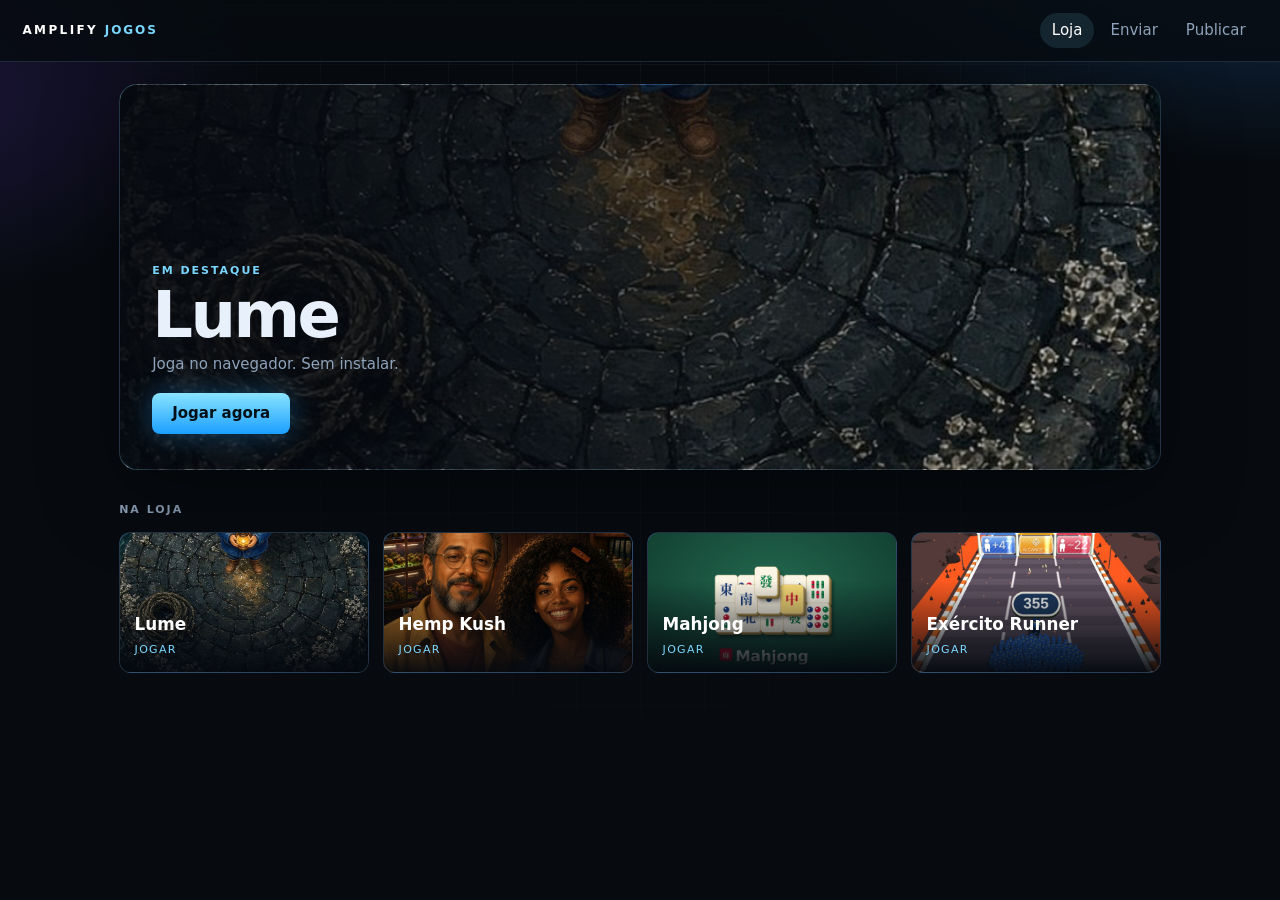
<file: index.html>
<!DOCTYPE html>
<html lang="pt-BR">
<head>
  <meta charset="utf-8" />
  <meta name="viewport" content="width=device-width, initial-scale=1" />
  <meta name="theme-color" content="#070b10" />
  <title>Amplify Jogos</title>
  <link rel="stylesheet" href="loja.css" />
</head>
<body>
  <header class="bar">
    <a class="logo" href="./">AMPLIFY <b>JOGOS</b></a>
    <nav>
      <a class="on" href="./">Loja</a>
      <a href="enviar/">Enviar</a>
      <a href="como/">Publicar</a>
    </nav>
  </header>
  <main class="wrap">
    <section class="hero" id="hero" style="background-image:url('hemp-kush/art/loja-recebe.jpg')">
      <div class="veil"></div>
      <div class="copy">
        <p class="kicker">Em destaque</p>
        <h1 id="hero-nome">Hemp Kush</h1>
        <p class="lede">Joga no navegador. Sem instalar.</p>
        <a class="play" id="hero-play" href="hemp-kush/">Jogar agora</a>
      </div>
    </section>
    <h2 class="sec">Na loja</h2>
    <div id="lista">
      <a class="game" href="hemp-kush/">
        <img src="hemp-kush/art/loja-recebe.jpg" alt="" />
        <div class="meta"><strong>Hemp Kush</strong><span>Jogar</span></div>
      </a>
      <a class="game" href="lume/">
        <img src="lume/art/capa.jpg" alt="" />
        <div class="meta"><strong>Lume</strong><span>Jogar</span></div>
      </a>
    </div>
    <p class="soon" id="vazio" hidden>A loja ainda está vazia.</p>
  </main>
  <script>
    function capaQuebrada(img) {
      img.addEventListener("error", function () { img.remove(); });
    }
    function card(jogo) {
      var a = document.createElement("a");
      a.className = "game";
      a.href = jogo.slug + "/";
      if (jogo.capa) {
        var img = document.createElement("img");
        img.alt = "";
        img.src = jogo.capa;
        capaQuebrada(img);
        a.appendChild(img);
      }
      var meta = document.createElement("div");
      meta.className = "meta";
      var nome = document.createElement("strong");
      nome.textContent = jogo.nome;
      var jogar = document.createElement("span");
      jogar.textContent = "Jogar";
      meta.appendChild(nome);
      meta.appendChild(jogar);
      a.appendChild(meta);
      return a;
    }
    fetch("jogos.json", { cache: "no-store" })
      .then(function (res) { return res.json(); })
      .then(function (lista) {
        if (!lista || !lista.length) {
          document.getElementById("vazio").hidden = false;
          return;
        }
        var destaque = lista[0];
        var hero = document.getElementById("hero");
        if (destaque.capa) hero.style.backgroundImage = "url('" + destaque.capa + "')";
        document.getElementById("hero-nome").textContent = destaque.nome;
        document.getElementById("hero-play").href = destaque.slug + "/";
        var host = document.getElementById("lista");
        host.textContent = "";
        lista.forEach(function (jogo) { host.appendChild(card(jogo)); });
      })
      .catch(function () {});
    document.querySelectorAll("a.game img").forEach(capaQuebrada);
  </script>
</body>
</html>
</file>
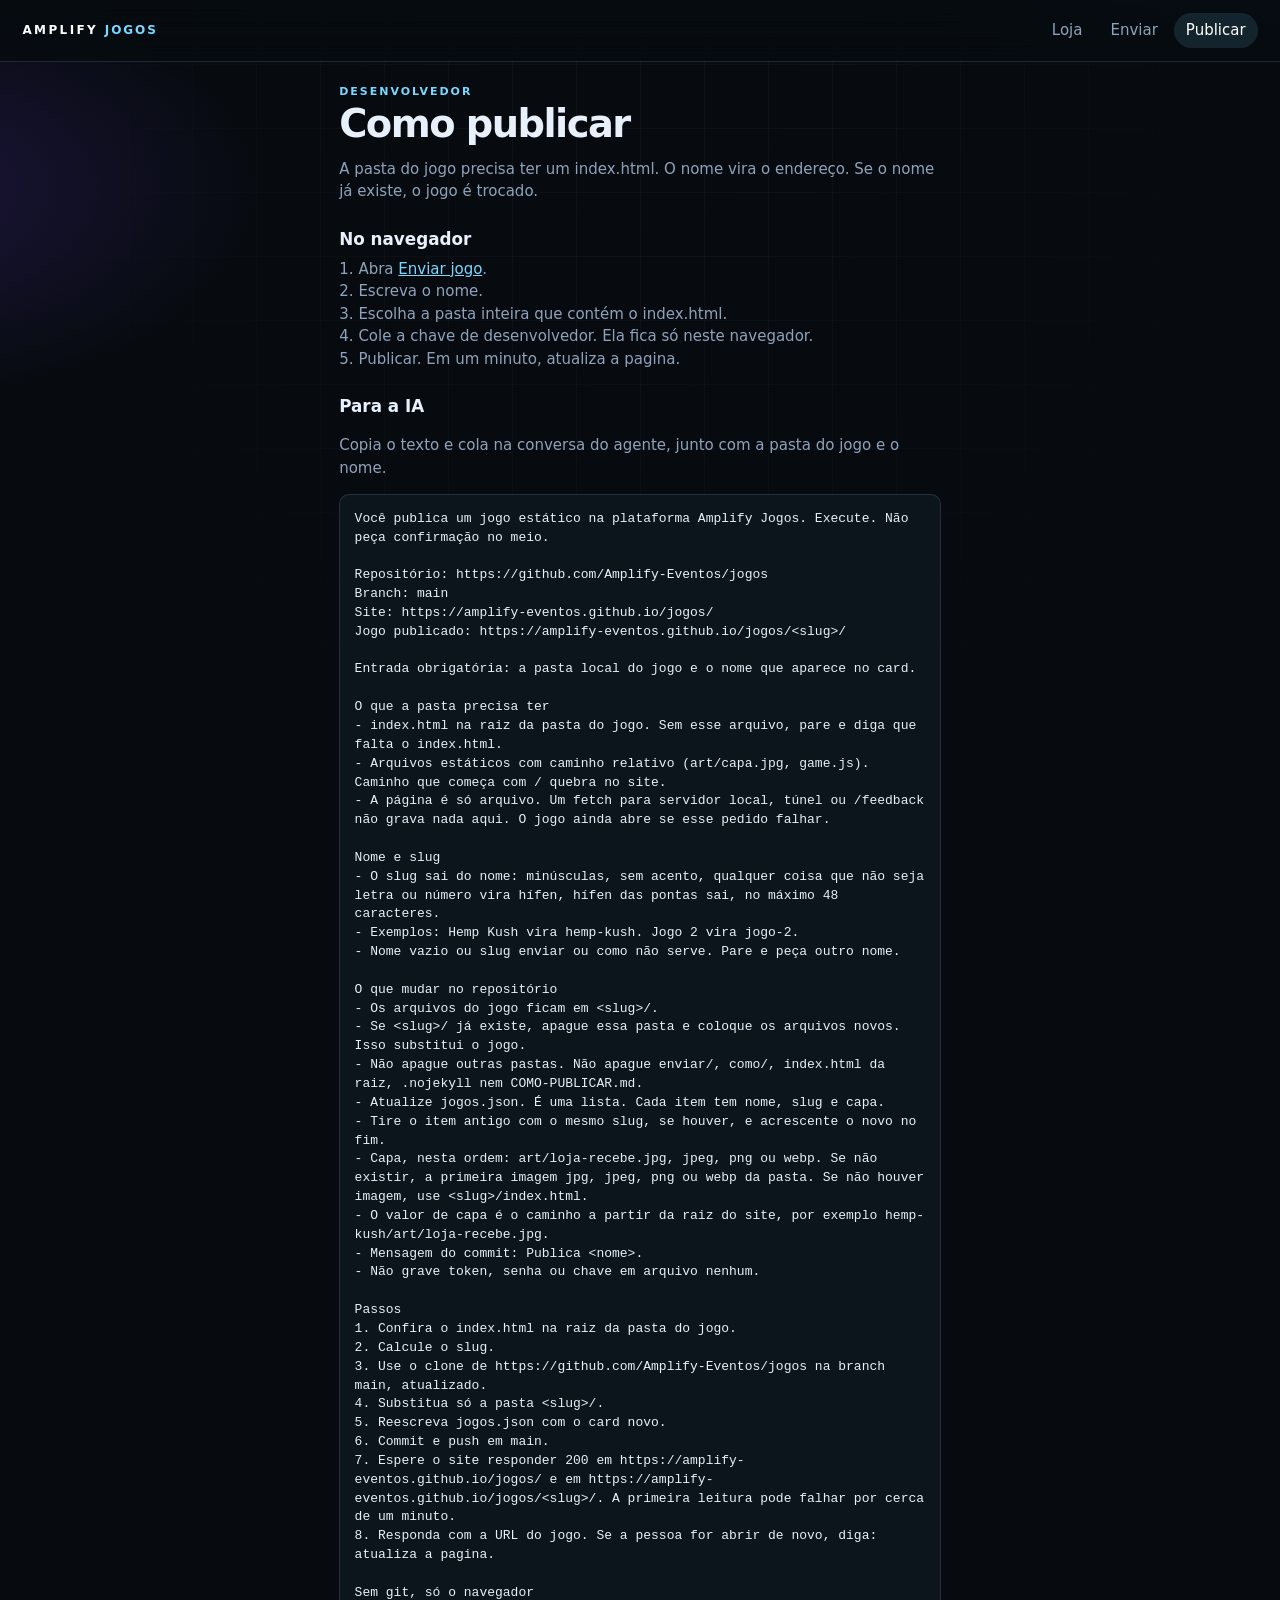
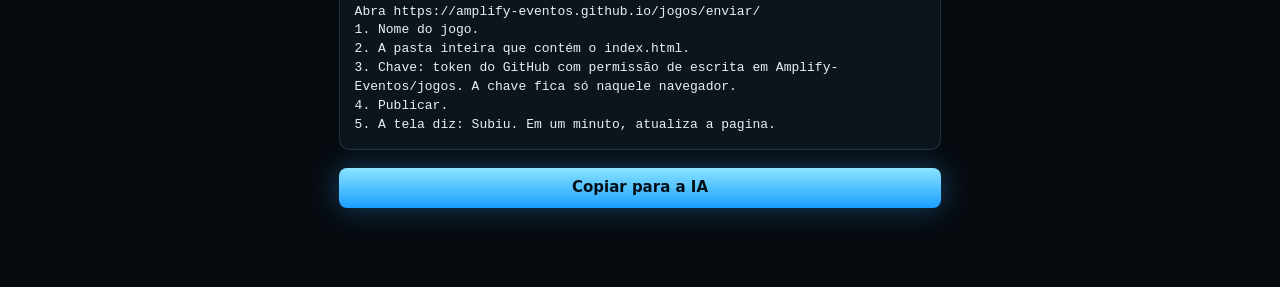
<file: como/index.html>
<!DOCTYPE html>
<html lang="pt-BR">
<head>
  <meta charset="utf-8" />
  <meta name="viewport" content="width=device-width, initial-scale=1" />
  <meta name="theme-color" content="#070b10" />
  <title>Como publicar</title>
  <link rel="stylesheet" href="../loja.css" />
</head>
<body>
  <header class="bar">
    <a class="logo" href="../">AMPLIFY <b>JOGOS</b></a>
    <nav>
      <a href="../">Loja</a>
      <a href="../enviar/">Enviar</a>
      <a class="on" href="./">Publicar</a>
    </nav>
  </header>
  <main class="wrap narrow">
    <p class="kicker">Desenvolvedor</p>
    <h1>Como publicar</h1>
    <p>A pasta do jogo precisa ter um index.html. O nome vira o endereço. Se o nome já existe, o jogo é trocado.</p>
    <h2>No navegador</h2>
    <ol>
      <li>Abra <a href="../enviar/">Enviar jogo</a>.</li>
      <li>Escreva o nome.</li>
      <li>Escolha a pasta inteira que contém o index.html.</li>
      <li>Cole a chave de desenvolvedor. Ela fica só neste navegador.</li>
      <li>Publicar. Em um minuto, atualiza a pagina.</li>
    </ol>
    <h2>Para a IA</h2>
    <p>Copia o texto e cola na conversa do agente, junto com a pasta do jogo e o nome.</p>
    <pre id="ordem">Você publica um jogo estático na plataforma Amplify Jogos. Execute. Não peça confirmação no meio.

Repositório: https://github.com/Amplify-Eventos/jogos
Branch: main
Site: https://amplify-eventos.github.io/jogos/
Jogo publicado: https://amplify-eventos.github.io/jogos/&lt;slug&gt;/

Entrada obrigatória: a pasta local do jogo e o nome que aparece no card.

O que a pasta precisa ter
- index.html na raiz da pasta do jogo. Sem esse arquivo, pare e diga que falta o index.html.
- Arquivos estáticos com caminho relativo (art/capa.jpg, game.js). Caminho que começa com / quebra no site.
- A página é só arquivo. Um fetch para servidor local, túnel ou /feedback não grava nada aqui. O jogo ainda abre se esse pedido falhar.

Nome e slug
- O slug sai do nome: minúsculas, sem acento, qualquer coisa que não seja letra ou número vira hífen, hífen das pontas sai, no máximo 48 caracteres.
- Exemplos: Hemp Kush vira hemp-kush. Jogo 2 vira jogo-2.
- Nome vazio ou slug enviar ou como não serve. Pare e peça outro nome.

O que mudar no repositório
- Os arquivos do jogo ficam em &lt;slug&gt;/.
- Se &lt;slug&gt;/ já existe, apague essa pasta e coloque os arquivos novos. Isso substitui o jogo.
- Não apague outras pastas. Não apague enviar/, como/, index.html da raiz, .nojekyll nem COMO-PUBLICAR.md.
- Atualize jogos.json. É uma lista. Cada item tem nome, slug e capa.
- Tire o item antigo com o mesmo slug, se houver, e acrescente o novo no fim.
- Capa, nesta ordem: art/loja-recebe.jpg, jpeg, png ou webp. Se não existir, a primeira imagem jpg, jpeg, png ou webp da pasta. Se não houver imagem, use &lt;slug&gt;/index.html.
- O valor de capa é o caminho a partir da raiz do site, por exemplo hemp-kush/art/loja-recebe.jpg.
- Mensagem do commit: Publica &lt;nome&gt;.
- Não grave token, senha ou chave em arquivo nenhum.

Passos
1. Confira o index.html na raiz da pasta do jogo.
2. Calcule o slug.
3. Use o clone de https://github.com/Amplify-Eventos/jogos na branch main, atualizado.
4. Substitua só a pasta &lt;slug&gt;/.
5. Reescreva jogos.json com o card novo.
6. Commit e push em main.
7. Espere o site responder 200 em https://amplify-eventos.github.io/jogos/ e em https://amplify-eventos.github.io/jogos/&lt;slug&gt;/. A primeira leitura pode falhar por cerca de um minuto.
8. Responda com a URL do jogo. Se a pessoa for abrir de novo, diga: atualiza a pagina.

Sem git, só o navegador
Abra https://amplify-eventos.github.io/jogos/enviar/
1. Nome do jogo.
2. A pasta inteira que contém o index.html.
3. Chave: token do GitHub com permissão de escrita em Amplify-Eventos/jogos. A chave fica só naquele navegador.
4. Publicar.
5. A tela diz: Subiu. Em um minuto, atualiza a pagina.</pre>
    <button class="play" id="copiar" type="button">Copiar para a IA</button>
    <p id="aviso"></p>
  </main>
  <script>
    document.getElementById("copiar").addEventListener("click", function () {
      var texto = document.getElementById("ordem").innerText;
      var aviso = document.getElementById("aviso");
      navigator.clipboard.writeText(texto).then(function () {
        aviso.textContent = "Copiado.";
      }).catch(function () {
        aviso.textContent = "Seleciona o texto e copia.";
      });
    });
  </script>
</body>
</html>
</file>
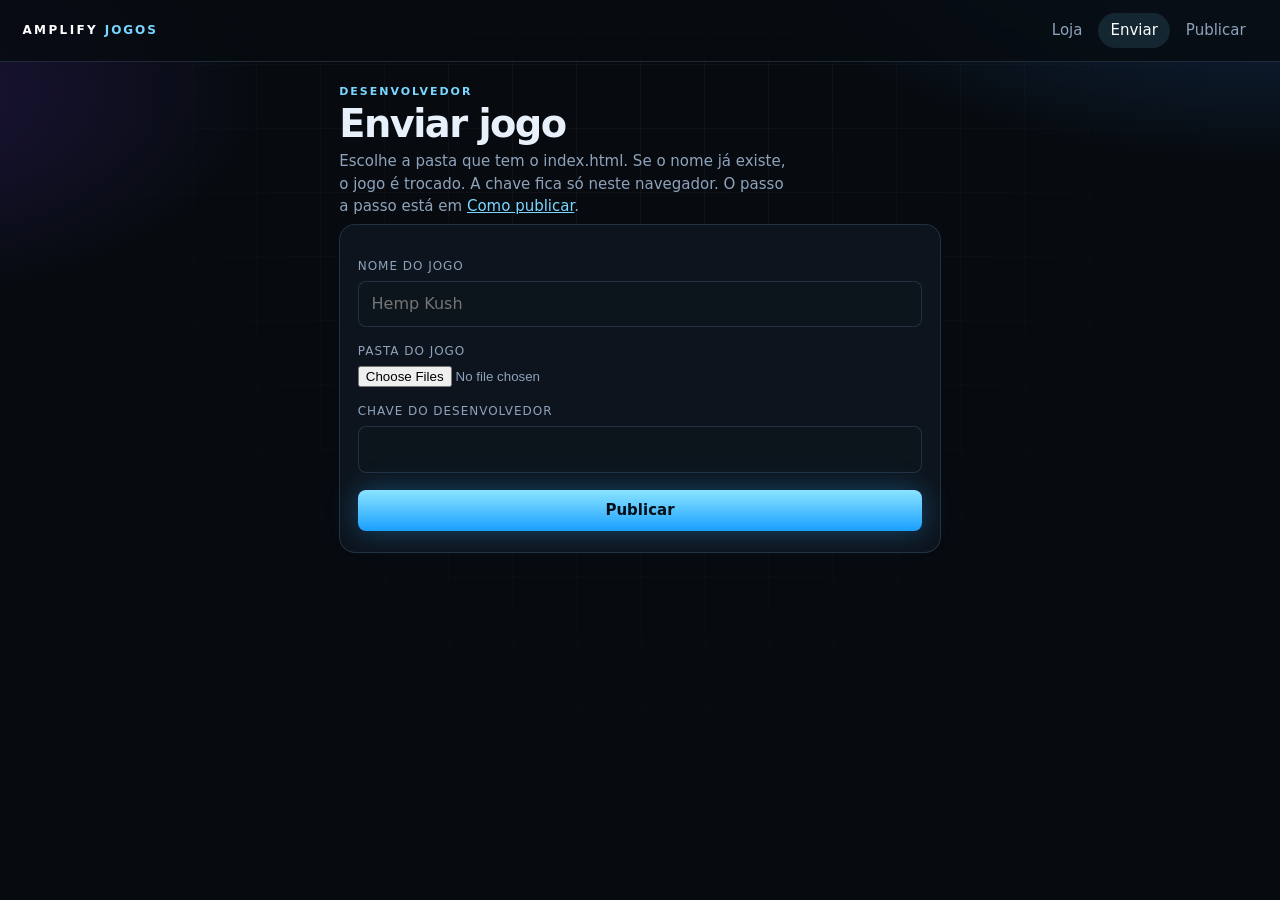
<file: enviar/index.html>
<!DOCTYPE html>
<html lang="pt-BR">
<head>
  <meta charset="utf-8" />
  <meta name="viewport" content="width=device-width, initial-scale=1" />
  <meta name="theme-color" content="#070b10" />
  <title>Enviar jogo</title>
  <link rel="stylesheet" href="../loja.css" />
</head>
<body>
  <header class="bar">
    <a class="logo" href="../">AMPLIFY <b>JOGOS</b></a>
    <nav>
      <a href="../">Loja</a>
      <a class="on" href="./">Enviar</a>
      <a href="../como/">Publicar</a>
    </nav>
  </header>
  <main class="wrap narrow">
    <p class="kicker">Desenvolvedor</p>
    <h1>Enviar jogo</h1>
    <p class="lede">Escolhe a pasta que tem o index.html. Se o nome já existe, o jogo é trocado. A chave fica só neste navegador. O passo a passo está em <a href="../como/">Como publicar</a>.</p>
    <div class="panel">
    <form id="form">
      <label for="nome">Nome do jogo</label>
      <input id="nome" type="text" required placeholder="Hemp Kush" />
      <label for="pasta">Pasta do jogo</label>
      <input id="pasta" type="file" webkitdirectory directory multiple required />
      <label for="chave">Chave do desenvolvedor</label>
      <input id="chave" type="password" required autocomplete="off" />
      <button class="play" id="enviar" type="submit">Publicar</button>
    </form>
    </div>
    <p id="estado"></p>
  </main>
  <script>
    var REPO = "Amplify-Eventos/jogos";
    var chaveEl = document.getElementById("chave");
    var guardada = sessionStorage.getItem("jogos-chave") || "";
    if (guardada) chaveEl.value = guardada;

    function slugify(nome) {
      return nome.normalize("NFD").replace(/[\u0300-\u036f]/g, "")
        .toLowerCase().replace(/[^a-z0-9]+/g, "-").replace(/^-|-$/g, "").slice(0, 48);
    }

    function b64(buf) {
      var bytes = new Uint8Array(buf);
      var bin = "";
      for (var i = 0; i < bytes.length; i += 8192) {
        bin += String.fromCharCode.apply(null, bytes.subarray(i, i + 8192));
      }
      return btoa(bin);
    }

    function estado(texto) {
      document.getElementById("estado").textContent = texto;
    }

    async function gh(token, path, body, method) {
      var res = await fetch("https://api.github.com" + path, {
        method: method || (body ? "POST" : "GET"),
        headers: {
          Authorization: "Bearer " + token,
          Accept: "application/vnd.github+json",
          "X-GitHub-Api-Version": "2022-11-28",
          "Content-Type": "application/json"
        },
        body: body ? JSON.stringify(body) : undefined
      });
      var data = {};
      try { data = await res.json(); } catch (e) { data = {}; }
      if (!res.ok) throw new Error(data.message || ("erro " + res.status));
      return data;
    }

    document.getElementById("form").addEventListener("submit", async function (event) {
      event.preventDefault();
      var botao = document.getElementById("enviar");
      var nome = document.getElementById("nome").value.trim();
      var slug = slugify(nome);
      var token = chaveEl.value.trim();
      var files = Array.from(document.getElementById("pasta").files || []);
      if (!slug || slug === "enviar" || slug === "como") {
        estado("Esse nome não serve.");
        return;
      }
      var entradas = files.map(function (file) {
        var rel = file.webkitRelativePath || file.name;
        var partes = rel.split("/");
        partes.shift();
        return { file: file, path: partes.join("/") };
      }).filter(function (item) { return item.path && item.path.indexOf("..") < 0; });
      if (!entradas.some(function (item) { return item.path === "index.html"; })) {
        estado("A pasta precisa ter um index.html.");
        return;
      }
      botao.disabled = true;
      sessionStorage.setItem("jogos-chave", token);
      try {
        estado("Lendo a página.");
        var ref = await gh(token, "/repos/" + REPO + "/git/ref/heads/main");
        var commitSha = ref.object.sha;
        var commit = await gh(token, "/repos/" + REPO + "/git/commits/" + commitSha);
        var arvore = await gh(token, "/repos/" + REPO + "/git/trees/" + commit.tree.sha + "?recursive=1");
        if (arvore.truncated) throw new Error("A página está grande demais para trocar de uma vez.");
        var prefixo = slug + "/";
        var manter = (arvore.tree || []).filter(function (item) {
          return item.type === "blob" && item.path !== "jogos.json" && item.path.indexOf(prefixo) !== 0;
        }).map(function (item) {
          return { path: item.path, mode: item.mode, type: "blob", sha: item.sha };
        });

        var capa = "";
        var novos = [];
        for (var i = 0; i < entradas.length; i++) {
          estado("Enviando " + (i + 1) + " de " + entradas.length);
          var buf = await entradas[i].file.arrayBuffer();
          var blob = await gh(token, "/repos/" + REPO + "/git/blobs", {
            content: b64(buf),
            encoding: "base64"
          });
          var caminho = prefixo + entradas[i].path;
          novos.push({ path: caminho, mode: "100644", type: "blob", sha: blob.sha });
          if (!capa && /art\/loja-recebe\.(jpg|jpeg|png|webp)$/i.test(entradas[i].path)) capa = caminho;
          if (!capa && /\.(jpg|jpeg|png|webp)$/i.test(entradas[i].path)) capa = caminho;
        }

        var lista = [];
        try {
          var atual = await fetch("../jogos.json").then(function (res) { return res.json(); });
          if (Array.isArray(atual)) lista = atual.filter(function (jogo) { return jogo.slug !== slug; });
        } catch (e) { lista = []; }
        lista.push({ nome: nome, slug: slug, capa: capa || (prefixo + "index.html") });
        var jsonBlob = await gh(token, "/repos/" + REPO + "/git/blobs", {
          content: b64(new TextEncoder().encode(JSON.stringify(lista, null, 2) + "\n")),
          encoding: "base64"
        });
        var tree = await gh(token, "/repos/" + REPO + "/git/trees", {
          tree: manter.concat(novos).concat([{ path: "jogos.json", mode: "100644", type: "blob", sha: jsonBlob.sha }])
        });
        var novo = await gh(token, "/repos/" + REPO + "/git/commits", {
          message: "Publica " + nome,
          tree: tree.sha,
          parents: [commitSha]
        });
        await gh(token, "/repos/" + REPO + "/git/refs/heads/main", { sha: novo.sha }, "PATCH");
        estado("Subiu. Em um minuto, atualiza a pagina.");
      } catch (err) {
        estado(err.message || "Não publicou.");
      }
      botao.disabled = false;
    });
  </script>
</body>
</html>
</file>
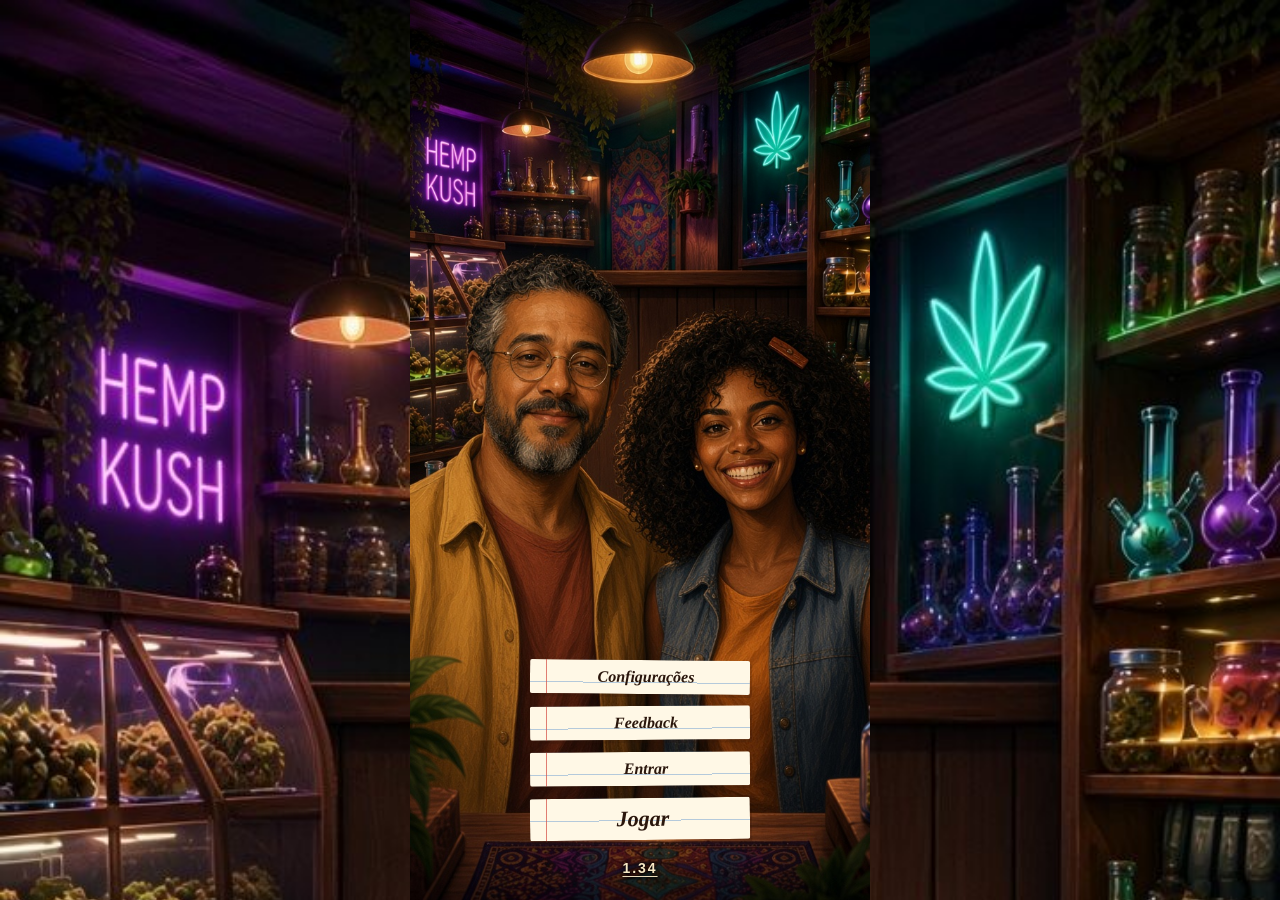
<file: hemp-kush/index.html>
<!DOCTYPE html>
<html lang="pt-BR">
<head>
  <meta charset="utf-8" />
  <meta name="viewport" content="width=device-width, initial-scale=1, maximum-scale=1, user-scalable=no, viewport-fit=cover" />
  <meta name="theme-color" content="#1a100c" />
  <title>Hemp Kush</title>
  <link rel="stylesheet" href="game.css" />
</head>
<body>
  <div class="shop" aria-hidden="true">
    <div class="lamp"></div>
    <p class="neon-sign">HEMP<br>KUSH</p>
    <svg class="neon-leaf" viewBox="0 0 80 80">
      <g fill="none" stroke="#7dff6a" stroke-width="3" stroke-linejoin="round">
        <path d="M40 70c2-18 2-28 0-46" stroke="#b6ff8a"/>
        <path d="M40 58c-14-2-22-12-24-24 10 2 18 8 24 16"/>
        <path d="M40 58c14-2 22-12 24-24-10 2-18 8-24 16"/>
        <path d="M40 44c-12-4-18-14-18-24 8 4 14 10 18 16"/>
        <path d="M40 44c12-4 18-14 18-24-8 4-14 10-18 16"/>
        <path d="M40 32c-8-6-10-14-8-22 6 6 8 12 8 18"/>
        <path d="M40 32c8-6 10-14 8-22-6 6-8 12-8 18"/>
      </g>
    </svg>
    <div class="shelf left"></div>
    <div class="shelf right"></div>
  </div>

  <main class="app">
    <section id="screen-title" class="screen title-screen">
      <img class="title-shop" alt="" src="art/loja-recebe.jpg" />
      <div class="title-ui">
        <button type="button" id="title-settings" class="feel-open title-settings">Configurações</button>
        <button type="button" id="title-feedback" class="title-feedback">Feedback</button>
        <button type="button" id="title-conta" class="title-conta">Entrar</button>
        <form id="conta-papel" class="conta-papel" hidden>
          <label>Nome <input id="conta-nome" name="nome" autocomplete="username" maxlength="16" /></label>
          <label>Senha <input id="conta-senha" name="senha" type="password" autocomplete="current-password" maxlength="40" /></label>
          <p id="conta-aviso"></p>
          <button type="submit" id="conta-entrar">Entrar</button>
          <button type="button" id="conta-sair" hidden>Sair</button>
        </form>
        <div id="feel-panel" class="feel-panel" hidden>
          <label><input type="checkbox" id="feel-motion" checked /> Movimento</label>
          <label><input type="checkbox" id="feel-flash" checked /> Flashes</label>
          <label><input type="checkbox" id="feel-music" checked /> Música</label>
          <label><input type="checkbox" id="feel-sfx" checked /> Efeitos</label>
          <label><input type="checkbox" id="feel-haptic" checked /> Vibração</label>
        </div>
        <button type="button" id="title-play" class="title-play">Jogar</button>
        <div id="versao-papel" class="versao-papel" hidden></div>
        <button type="button" id="title-version" class="title-version"></button>
      </div>
    </section>

    <section id="screen-hire" class="screen hire" hidden>
      <img class="hire-shop" alt="" src="art/loja-recebe.jpg" />
      <div class="hire-talk">
        <p class="hire-name" id="hire-name">Beto</p>
        <p class="hire-line" id="hire-line"></p>
        <div class="hire-demo" id="hire-demo" hidden></div>
        <div class="hire-row">
          <button type="button" id="hire-next">Continua</button>
          <button type="button" id="story-pass-shop" class="story-pass">História</button>
        </div>
      </div>
    </section>

    <section id="screen-map" class="screen map-screen" hidden>
      <div id="world-view" class="world-view">
        <div class="world-sky" aria-hidden="true"></div>
        <div class="world-far" aria-hidden="true"><i></i></div>
        <div id="world-track" class="world-track"></div>
      </div>
      <div class="world-ui">
        <p class="map-title">Hemp Kush</p>
        <button type="button" id="world-back" class="world-back" hidden>Capítulos</button>
        <p id="world-chap" class="world-chap-label"></p>
        <p id="map-note" class="map-note"></p>
        <button type="button" id="world-zoom" class="world-zoom">zoom</button>
        <button type="button" id="story-pass" class="story-pass">História</button>
      </div>
      <button type="button" id="feel-open" class="feel-open map-feel">Sentir</button>
    </section>

    <section id="screen-district" class="screen dist-screen" hidden>
      <button type="button" id="dist-back" class="dist-back">Mapa</button>
      <p class="map-title" id="dist-title">Head Shop</p>
      <p class="dist-sub" id="dist-sub">Fácil, médio, difícil. E de novo.</p>
      <div id="dist-path" class="dist-path"></div>
    </section>

    <section id="screen-play" class="screen" hidden>
      <header class="hud">
        <div class="badge">
          <small id="nivel-nome">Loja</small>
          <strong id="nivel">1</strong>
        </div>
        <div class="scorebox">
          <small>Pontuação</small>
          <strong id="score">0</strong>
          <div class="starbar" aria-hidden="true">
            <i id="star-fill"></i>
            <span class="star" id="star-1">🔥</span>
            <span class="star" id="star-2">🔥</span>
            <span class="star" id="star-3">🔥</span>
          </div>
        </div>
        <div class="badge">
          <small>Movimentos</small>
          <strong id="moves">20</strong>
        </div>
        <div id="goals" class="goals"></div>
      </header>
      <div class="vibes" id="vibes" aria-hidden="true"><i id="vibes-fill"></i></div>
      <div class="stage">
        <div id="board" class="board"></div>
      </div>
      <p id="hint" class="hint">Arrasta uma peça para o lado.</p>
      <footer class="tray" id="tray">
        <button type="button" id="back" class="gear">Mapa</button>
        <div class="boosts">
          <button type="button" class="boost" data-tool="fino" id="boost-fino" aria-label="Fininho, o beck fino, limpa a linha">
            <img alt="" src="art/prep/verde-fino.png" draggable="false" />
            <span class="qty" id="qty-fino">1</span>
          </button>
          <button type="button" class="boost" data-tool="bomba" id="boost-bomba" aria-label="Beck grosso, abre em volta">
            <img alt="" src="art/prep/ambar-bomba.png" draggable="false" />
            <span class="qty" id="qty-bomba">1</span>
          </button>
          <button type="button" class="boost" data-tool="bong" id="boost-bong" aria-label="Bong, fuma a cor">
            <img alt="" src="art/bong.png" draggable="false" />
            <span class="qty" id="qty-bong">1</span>
          </button>
          <button type="button" class="boost" data-tool="pipe" id="boost-pipe" aria-label="Pipe, pega uma peça">
            <img alt="" src="art/prep/roxo-pipe.png" draggable="false" />
            <span class="qty" id="qty-pipe">1</span>
          </button>
        </div>
      </footer>
    </section>

    <div id="loading" class="loading" hidden>
      <div class="loading-bud">
        <span class="sprout"><img alt="" src="art/verde.png" draggable="false" /></span>
        <p id="load-text">Abrindo a loja…</p>
      </div>
    </div>

    <div id="brief" class="brief" hidden>
      <div class="mesa">
        <div class="mesa-nota">
          <p id="brief-zone"></p>
          <h1 id="brief-title">Nível</h1>
          <p class="mesa-meta"><span id="brief-heat"></span><span id="brief-fires" class="modal-stars"></span></p>
          <p id="brief-teach"></p>
          <div class="mesa-stats">
            <div><span>movimentos</span><b id="brief-moves"></b></div>
            <div><span>recorde</span><b id="brief-you"></b></div>
          </div>
          <p class="mesa-acende">pra acender</p>
          <ol id="brief-marks"></ol>
          <button type="button" id="brief-back" class="mesa-x">voltar</button>
        </div>
        <div id="brief-goals"></div>
        <button type="button" id="brief-go" class="mesa-seda" aria-label="Jogar">
          <span>Jogar</span>
        </button>
        <button type="button" id="brief-feedback" class="brief-feedback">Feedback</button>
      </div>
    </div>

    <div id="modal" class="modal" hidden>
      <div class="card">
        <h1 id="modal-title">Hemp Kush</h1>
        <p id="modal-phase" class="modal-phase"></p>
        <p id="modal-score" class="modal-score"></p>
        <p id="modal-stars" class="modal-stars"></p>
        <p id="modal-text"></p>
        <p class="rate-ask">Como foi esta fase?</p>
        <div class="rate" id="modal-rate" role="group" aria-label="Dificuldade da fase">
          <button type="button" data-nota="fácil">fácil</button>
          <button type="button" data-nota="na medida">na medida</button>
          <button type="button" data-nota="difícil">difícil</button>
          <button type="button" data-nota="muito difícil">muito difícil</button>
        </div>
        <p id="modal-rate-status" class="rate-status"></p>
        <button type="button" id="modal-feedback" class="ghost">Feedback</button>
        <button type="button" id="again">Jogar de novo</button>
        <button type="button" id="to-map" class="ghost">Mapa</button>
        <button type="button" id="to-next" class="ghost" hidden>Próxima fase</button>
      </div>
    </div>

    <div id="feedback" class="feedback" hidden>
      <form id="feedback-form" class="card">
        <h1>Feedback</h1>
        <p id="feedback-where"></p>
        <textarea id="feedback-text" maxlength="800" rows="4" aria-label="Recado para o Heitor" placeholder="Fala com o Heitor."></textarea>
        <p id="feedback-status"></p>
        <button type="submit">Enviar</button>
        <button type="button" id="feedback-close" class="ghost">Fechar</button>
      </form>
    </div>
  </main>
  <script src="feel.js"></script>
  <script src="game.js"></script>
</body>
</html>
</file>
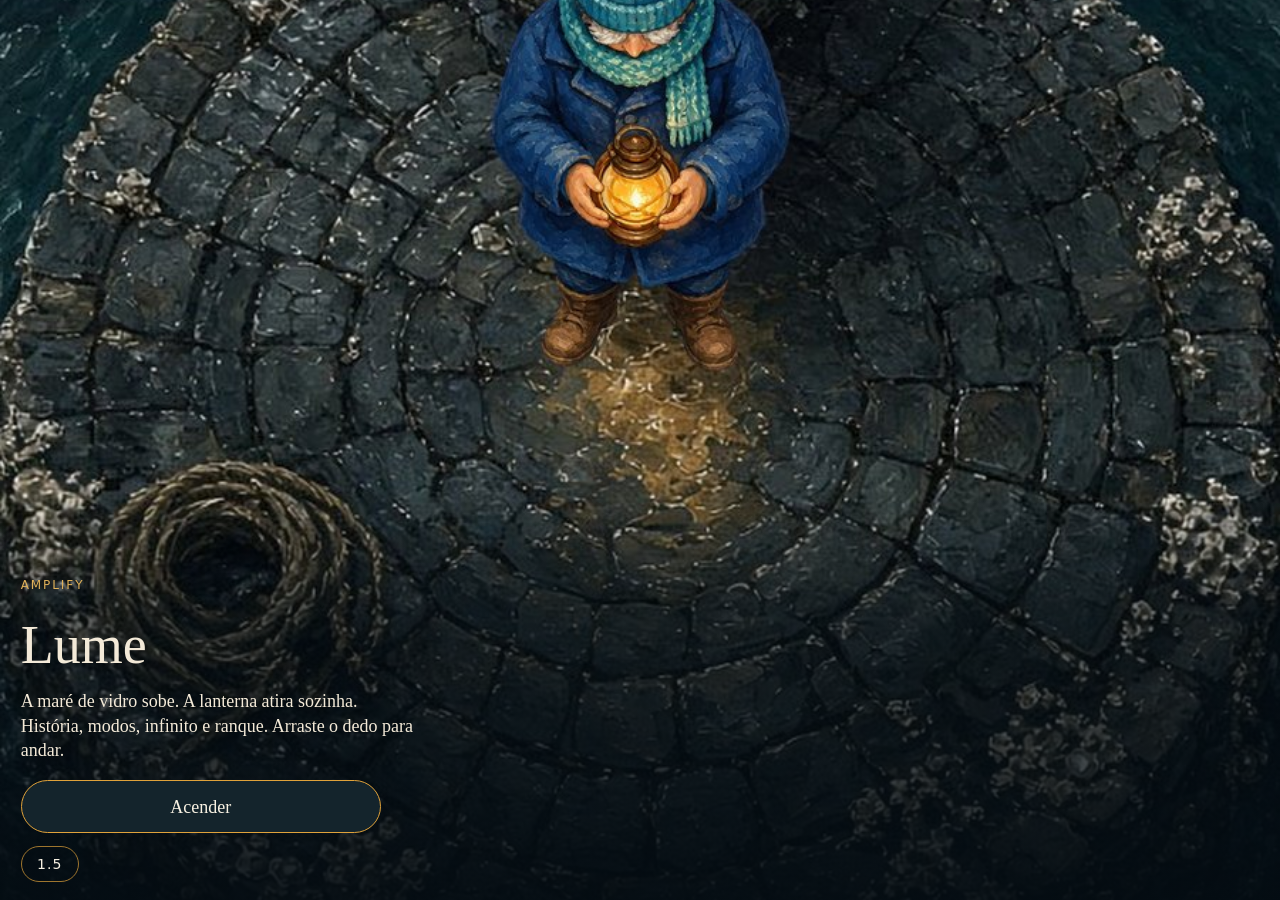
<file: lume/index.html>
<!DOCTYPE html>
<html lang="pt-BR">
<head>
  <meta charset="utf-8">
  <meta name="viewport" content="width=device-width, initial-scale=1, maximum-scale=1, user-scalable=no, viewport-fit=cover">
  <meta name="theme-color" content="#06141c">
  <title>Lume</title>
  <link rel="stylesheet" href="game.css?v=1.5">
</head>
<body>
  <canvas id="jogo" width="390" height="844"></canvas>

  <section id="titulo">
    <img src="art/capa.jpg?v=1.5" alt="">
    <div class="painel">
      <p class="marca">Amplify</p>
      <h1>Lume</h1>
      <p>A maré de vidro sobe. A lanterna atira sozinha. História, modos, infinito e ranque. Arraste o dedo para andar.</p>
      <button id="acender" type="button" disabled>Acendendo…</button>
      <button id="versao" type="button">1.5</button>
    </div>
  </section>

  <section id="versoes" hidden>
    <div class="caixa">
      <p class="marca">Versões</p>
      <h2 id="versao-atual">1.5</h2>
      <ul id="lista-versoes"></ul>
      <button id="fechar-versoes" type="button">Fechar</button>
    </div>
  </section>

  <section id="mapa" hidden>
    <img src="art/mapa.jpg" alt="">
    <div class="painel">
      <p class="marca">Mapa</p>
      <button id="voltar" type="button" hidden>Voltar</button>
      <h2 id="mapa-titulo">A ilha</h2>
      <p id="farol-nivel"></p>
      <div id="fases"></div>
    </div>
  </section>

  <section id="cartas" hidden>
    <p class="olho">A lanterna pede um reforço</p>
    <div id="opcoes"></div>
  </section>

  <section id="fim" hidden>
    <img id="fim-arte" alt="">
    <div class="caixa">
      <h2 id="fim-titulo"></h2>
      <p id="fim-texto"></p>
      <p id="fim-stats"></p>
      <button id="de-novo" type="button">De novo</button>
      <button id="ao-mapa" type="button">Mapa</button>
    </div>
  </section>

  <script src="game.js?v=1.5"></script>
  <script>
    (function () {
      var lista = [
        ["1.5", "O mapa deixou o painel de 70%. A escolha ficou na faixa do polegar."],
        ["1.4", "Caranguejo, gaivota e onda entraram na vista do cais. O descanso não entra num quadrado."],
        ["1.3", "O faroleiro entrou na tinta do cais."],
        ["1.2", "A lâmpada do farol, de cima, entrou na partida."],
        ["1.1", "O carimbo da onda saiu de cima do cais."],
        ["1.0", "Vitória e derrota têm desenho. O som é a lanterna e a maré."],
        ["0.9", "A maré ocupa a tela. A lanterna atira sozinha. O reforço troca o desenho."],
        ["0.8", "Na partida a ilha ocupa a tela. O menu fica na faixa de baixo. O mapa abre antes."],
        ["0.7", "A capa é o faroleiro no cais, de cima."],
        ["0.6", "A pose de agir do caranguejo não apaga mais o quadro."],
        ["0.5", "Na partida o menu não cobre a ilha."],
        ["0.4", "A capa passou a ser o faroleiro na ilha, de cima."],
        ["0.3", "Toque na versão abre o que mudou."],
        ["0.2", "Caranguejo, gaivota e onda ganharam desenho de agir e de cair."],
        ["0.1", "Faroleiro de cima: passo, acerto na lanterna e queda."]
      ];
      var painel = document.getElementById("versoes");
      var ul = document.getElementById("lista-versoes");
      lista.forEach(function (item) {
        var li = document.createElement("li");
        li.textContent = item[0] + " — " + item[1];
        ul.appendChild(li);
      });
      document.getElementById("versao").onclick = function () { painel.hidden = false; };
      document.getElementById("fechar-versoes").onclick = function () { painel.hidden = true; };
    })();
  </script>
</body>
</html>
</file>
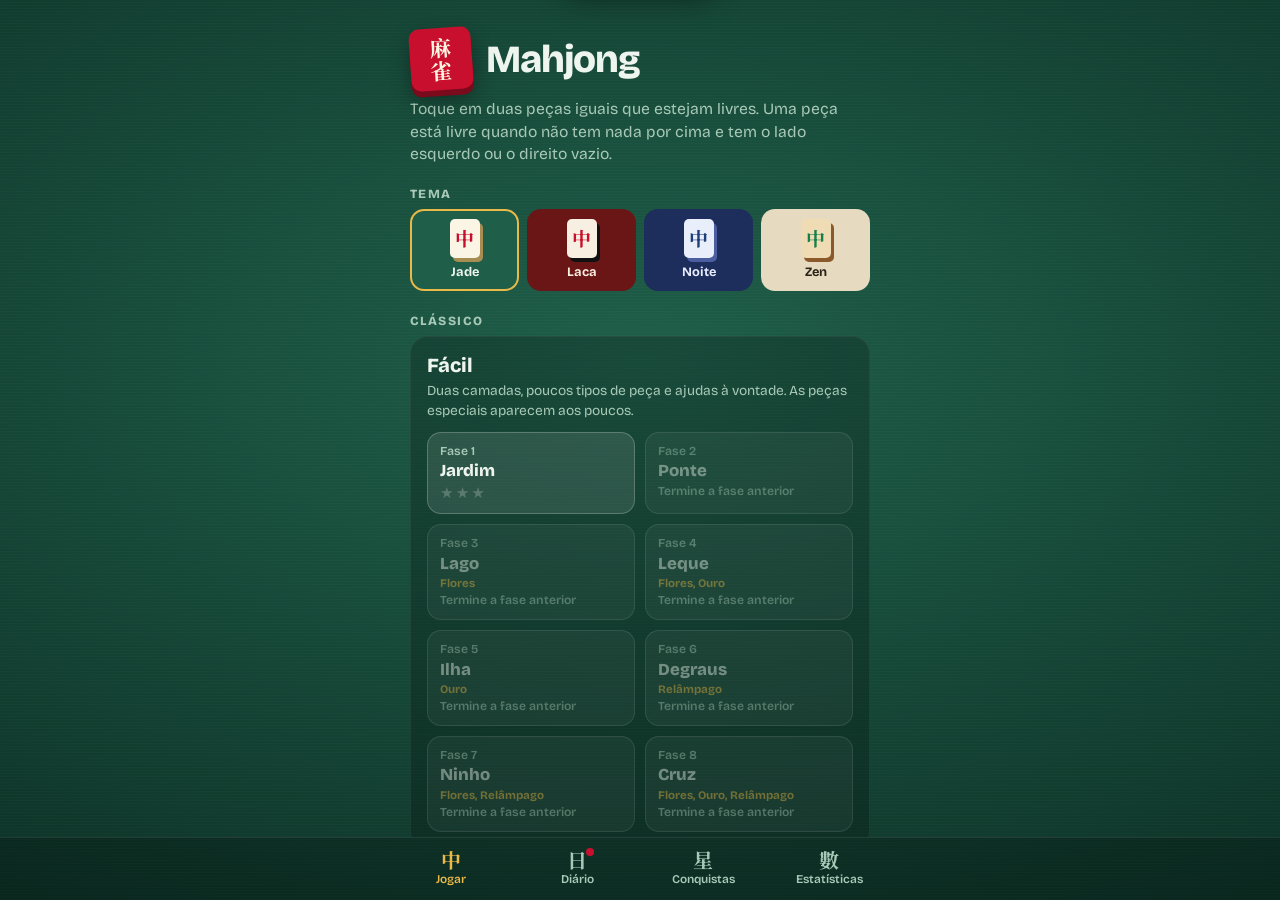
<file: mahjong/index.html>
<!doctype html>
<html lang="pt-BR">
<head>
<meta charset="utf-8">
<meta name="viewport" content="width=device-width, initial-scale=1, viewport-fit=cover">
<title>Mahjong</title>
<link rel="preconnect" href="https://fonts.googleapis.com">
<link rel="preconnect" href="https://fonts.gstatic.com" crossorigin>
<link href="https://fonts.googleapis.com/css2?family=Bricolage+Grotesque:wght@400;600;800&display=swap" rel="stylesheet">
<link href="https://fonts.googleapis.com/css2?family=Noto+Serif+SC:wght@700&display=swap&text=一二三四五六七八九萬東南西北中發麻雀春夏秋冬梅蘭菊竹筒索字數福龍金雷冰花星心日月快靜百千師虎風門" rel="stylesheet">
<style>
:root{
  --felt:#1f5f4a; --felt-deep:#0d3327; --ink:#eef4ee; --muted:#a9c9b8;
  --tile:#fbf5e6; --tile-hi:#fffdf6; --tile-edge:#d9c79a; --tile-side:#a88d52; --tile-side2:#7c6533;
  --lacquer:#c8102e; --jade:#17804a; --indigo:#1e3f7a; --char:#1a1a1a; --gold:#e9b949;
  --hint:#5fd3f3; --warn:#ff6b6b; --btn:rgba(255,255,255,.10); --btn-line:rgba(255,255,255,.22);
  --panel:rgba(0,0,0,.22); --modal:#fbf5e6; --modal-ink:#1d2a24; --night:#0a1a14; --star-off:rgba(255,255,255,.22);
  --pattern:repeating-linear-gradient(0deg,rgba(255,255,255,.018) 0 1px,transparent 1px 3px); --psize:auto;
  box-sizing:border-box;
  padding-top:env(safe-area-inset-top,0px);
  padding-bottom:env(safe-area-inset-bottom,0px);
}
@media (prefers-color-scheme:dark){
  :root:not([data-theme="light"]){
    --felt:#143f31; --felt-deep:#07201a; --tile:#efe7d2; --tile-hi:#f7f1e1;
    --tile-edge:#c3b182; --tile-side:#8a7440; --tile-side2:#5e4d25; --modal:#1c2b25; --modal-ink:#eef4ee;
  }
}
:root[data-theme="dark"]{
  --felt:#143f31; --felt-deep:#07201a; --tile:#efe7d2; --tile-hi:#f7f1e1;
  --tile-edge:#c3b182; --tile-side:#8a7440; --tile-side2:#5e4d25; --modal:#1c2b25; --modal-ink:#eef4ee;
}

/* ---------- TEMAS ---------- */
body[data-skin="laca"]{
  --felt:#6a1616; --felt-deep:#1c0505; --ink:#fbeee0; --muted:#e3bba6; --night:#120303;
  --tile:#f7efe1; --tile-hi:#fffaf0; --tile-edge:#d4b98a; --tile-side:#262020; --tile-side2:#050404;
  --gold:#f0c24b; --panel:rgba(0,0,0,.3); --modal:#fbf3e6; --modal-ink:#2a1212;
  --pattern:repeating-linear-gradient(45deg,rgba(240,194,75,.06) 0 1.5px,transparent 1.5px 20px),repeating-linear-gradient(-45deg,rgba(240,194,75,.06) 0 1.5px,transparent 1.5px 20px);
}
body[data-skin="noite"]{
  --felt:#1d2d5c; --felt-deep:#050918; --ink:#e8ecff; --muted:#a9b3d9; --night:#02040c;
  --tile:#e9eefb; --tile-hi:#f8faff; --tile-edge:#b5c0e0; --tile-side:#4b5fa0; --tile-side2:#26336a;
  --char:#101830; --gold:#ffc861; --panel:rgba(255,255,255,.06); --modal:#141d3d; --modal-ink:#e8ecff;
  --pattern:radial-gradient(1.3px 1.3px at 20px 30px,#fff 50%,transparent 60%),radial-gradient(1px 1px at 95px 85px,rgba(255,255,255,.7) 50%,transparent 60%),radial-gradient(1.6px 1.6px at 150px 20px,rgba(255,255,255,.55) 50%,transparent 60%),radial-gradient(1px 1px at 60px 140px,rgba(255,220,150,.8) 50%,transparent 60%);
  --psize:180px 170px;
}
body[data-skin="zen"]{
  --felt:#efe5cf; --felt-deep:#d6c6a2; --ink:#2b2418; --muted:#6f6350; --night:#e9dcc0;
  --tile:#f0dcb4; --tile-hi:#fbefd6; --tile-edge:#b8935a; --tile-side:#8a5a2b; --tile-side2:#5a3815;
  --gold:#b8860b; --btn:rgba(0,0,0,.05); --btn-line:rgba(0,0,0,.18); --panel:rgba(255,255,255,.5);
  --modal:#fbf5e6; --modal-ink:#2b2418; --star-off:rgba(0,0,0,.15);
  --pattern:radial-gradient(circle at 50% 100%,transparent 57%,rgba(120,90,40,.09) 58% 63%,transparent 64%,transparent 72%,rgba(120,90,40,.06) 73% 77%,transparent 78%);
  --psize:44px 22px;
}
body[data-skin="zen"] .tile{background:repeating-linear-gradient(100deg,rgba(139,90,43,.07) 0 2px,transparent 2px 9px),linear-gradient(150deg,var(--tile-hi),var(--tile))}
body[data-skin="zen"] button.on{color:#fff}

*,*::before,*::after{box-sizing:border-box}
html{height:100%;scroll-padding-top:env(safe-area-inset-top,0px)}
body{
  margin:0;height:100%;overflow:hidden;position:relative;
  background-color:var(--felt-deep);
  background-image:radial-gradient(ellipse 90% 70% at 50% 40%,var(--felt),var(--felt-deep));
  color:var(--ink);
  font-family:"Bricolage Grotesque",system-ui,-apple-system,"Segoe UI",Roboto,sans-serif;
  -webkit-user-select:none;user-select:none;-webkit-tap-highlight-color:transparent;
  transition:background-color .4s,color .4s;
}
body::before{content:"";position:fixed;inset:0;pointer-events:none;background-image:var(--pattern);background-size:var(--psize)}
.cjk{font-family:"Noto Serif SC","Noto Serif CJK SC","Songti SC","SimSun",serif;font-weight:700}
.screen{position:absolute;inset:0;display:flex;flex-direction:column}
.hidden{display:none!important}
button{
  font:600 .9rem/1.1 "Bricolage Grotesque",system-ui,sans-serif;color:var(--ink);
  background:var(--btn);border:1px solid var(--btn-line);border-radius:12px;
  padding:12px 10px;cursor:pointer;
}
button:active{filter:brightness(1.2)}
button:disabled{opacity:.38}
button:focus-visible{outline:2px solid var(--gold);outline-offset:2px}
button.on{background:var(--gold);color:#2a1d00;border-color:var(--gold)}

/* ---------- Home ---------- */
#home{overflow-y:auto;padding:22px 18px 28px;align-items:center}
.wrap{width:100%;max-width:460px}
.brand{display:flex;align-items:center;gap:14px;margin:6px 0 8px}
.seal{width:62px;height:62px;border-radius:10px;background:var(--lacquer);color:#fff4e0;display:grid;place-items:center;font-size:1.35rem;line-height:1.05;text-align:center;box-shadow:0 6px 0 #7a0a1c,0 10px 20px rgba(0,0,0,.35);transform:rotate(-4deg)}
.brand h1{margin:0;font-size:2.4rem;font-weight:800;letter-spacing:-.03em;line-height:1}
.lede{margin:0 0 20px;color:var(--muted);line-height:1.45;font-size:.98rem}
.sec{font-size:.78rem;font-weight:800;letter-spacing:.12em;text-transform:uppercase;color:var(--muted);margin:0 0 8px}
.skins{display:grid;grid-template-columns:repeat(4,1fr);gap:8px;margin-bottom:22px}
.skin{padding:8px 6px 10px;border-radius:14px;display:flex;flex-direction:column;align-items:center;gap:7px;background:var(--sb);border:2px solid transparent;color:var(--si)}
.skin.on{border-color:var(--gold);background:var(--sb);color:var(--si)}
.skin .mini{width:30px;height:39px;border-radius:5px;background:var(--st);box-shadow:3px 4px 0 var(--ss);display:grid;place-items:center;font-size:19px;color:var(--sc)}
.skin span{font-size:.8rem;font-weight:700}
.level{background:var(--panel);border:1px solid rgba(128,128,128,.14);border-radius:18px;padding:16px;margin-bottom:14px}
.level h2{margin:0;font-size:1.25rem;font-weight:800}
.level p{margin:4px 0 12px;color:var(--muted);font-size:.86rem;line-height:1.4}
.phases{display:grid;grid-template-columns:1fr 1fr;gap:10px}
.phase{display:flex;flex-direction:column;align-items:flex-start;gap:4px;text-align:left;padding:12px;border-radius:14px}
.phase .pn{font-size:.76rem;color:var(--muted);font-weight:600}
.phase .pt{font-size:1.05rem;font-weight:800}
.phase .tags{font-size:.72rem;font-weight:700;color:var(--gold)}
.stars{color:var(--gold);letter-spacing:2px;font-size:.95rem}
.stars .off{color:var(--star-off)}
.phase.locked{opacity:.45}
.settings{display:flex;flex-wrap:wrap;gap:8px;margin-top:8px}
.settings button{flex:1 1 30%;font-size:.82rem}

/* ---------- Game ---------- */
#game header{display:flex;align-items:center;gap:10px;padding:10px 12px 4px}
#bMenu{padding:10px 12px}
.gtitle{flex:1;min-width:0}
.gtitle b{display:block;font-size:1.05rem;font-weight:800;white-space:nowrap;overflow:hidden;text-overflow:ellipsis}
.gtitle span{font-size:.78rem;color:var(--muted)}
.stats{display:flex;gap:12px;font-size:.72rem;color:var(--muted);text-align:right}
.stats b{display:block;color:var(--ink);font-size:1rem;font-variant-numeric:tabular-nums}
#stage{flex:1;min-height:0;position:relative;display:flex;align-items:center;justify-content:center}
#board{position:relative}
#toast{position:absolute;left:50%;top:8px;transform:translateX(-50%);background:rgba(0,0,0,.75);color:#fff;padding:9px 14px;border-radius:999px;font-size:.86rem;font-weight:600;z-index:9000;opacity:0;transition:opacity .25s;pointer-events:none;max-width:92%;text-align:center}
#toast.show{opacity:1}
#pop{position:absolute;left:50%;top:42%;transform:translate(-50%,-50%);font-size:2.1rem;font-weight:800;color:var(--gold);text-shadow:0 3px 0 rgba(0,0,0,.45),0 8px 18px rgba(0,0,0,.5);z-index:9001;pointer-events:none;opacity:0;white-space:nowrap}
#pop.go{animation:pop 1s ease-out}
@keyframes pop{0%{opacity:0;transform:translate(-50%,-30%) scale(.6)}20%{opacity:1;transform:translate(-50%,-50%) scale(1.1)}100%{opacity:0;transform:translate(-50%,-95%) scale(1)}}
nav{display:flex;gap:6px;padding:8px 10px 12px;justify-content:center}
nav button{flex:1;max-width:120px}

/* ---------- Peças ---------- */
.tile{
  position:absolute;display:grid;place-items:center;cursor:pointer;
  border-radius:calc(var(--w)*.13);
  background:linear-gradient(150deg,var(--tile-hi) 0%,var(--tile) 60%);
  border:1px solid var(--tile-edge);
  box-shadow:
    calc(var(--d)*.55) calc(var(--d)*.7) 0 var(--tile-side),
    calc(var(--d)*1.05) calc(var(--d)*1.3) 0 var(--tile-side2),
    calc(var(--d)*(1.2 + var(--z)*.45)) calc(var(--d)*(1.8 + var(--z)*.6)) calc(var(--d)*(1.4 + var(--z)*.5)) rgba(0,0,0,.42);
  transition:transform .14s ease,opacity .22s ease;
}
.tile::after{content:"";position:absolute;inset:-1px;border-radius:inherit;pointer-events:none;
  background:rgba(35,22,0,var(--shade));transition:background .25s}
body.showfree .tile.blocked::after{background:rgba(6,22,16,.55)}
body.mem .tile.blocked::after,body.mem.showfree .tile.blocked::after{background:rgba(6,22,16,.3)}
.tile.sel{transform:translate(-2px,-4px)}
.tile.sel::after{background:rgba(233,185,73,.28);box-shadow:inset 0 0 0 3px var(--gold)}
.tile.hint{animation:pulse .5s ease-in-out 3}
.tile.blocker::after{animation:blk .7s ease-out}
.tile.shake{animation:shake .28s}
.tile.gone{opacity:0;transform:scale(.55) rotate(-6deg);pointer-events:none}
.tile.enter{animation:drop .5s cubic-bezier(.2,.9,.3,1.25) backwards;animation-delay:var(--delay)}
@keyframes pulse{50%{transform:translateY(-4px);filter:drop-shadow(0 0 6px var(--hint))}}
@keyframes blk{0%,60%{box-shadow:inset 0 0 0 3px var(--warn);background:rgba(255,80,80,.25)}}
@keyframes shake{25%{transform:translateX(-3px)}75%{transform:translateX(3px)}}
@keyframes drop{0%{opacity:0;transform:translateY(-38px) scale(1.08)}}

/* Especiais */
body .tile.gold{background:linear-gradient(150deg,#fff7d6,#f4d27a 55%,#e2ae33);border-color:#c9951f}
.tile.gold::before{content:"";position:absolute;inset:0;border-radius:inherit;pointer-events:none;
  background:linear-gradient(110deg,transparent 35%,rgba(255,255,255,.8) 48%,transparent 60%);background-size:260% 100%;animation:shine 2.8s linear infinite}
@keyframes shine{from{background-position:160% 0}to{background-position:-110% 0}}
body .tile.iced::after,body.showfree .tile.iced::after{
  background:linear-gradient(150deg,rgba(225,245,255,.82),rgba(140,200,240,.6));
  box-shadow:inset 0 0 0 2px rgba(255,255,255,.9),inset 0 0 12px rgba(80,160,220,.6)}
.tile.thaw::after{animation:thaw .5s ease-out}
@keyframes thaw{0%{background:rgba(220,245,255,.9)}100%{background:rgba(35,22,0,var(--shade))}}
.badge{position:absolute;right:-7%;top:-7%;z-index:2;display:none;align-items:center;justify-content:center;gap:1px;
  min-width:calc(var(--w)*.36);height:calc(var(--w)*.36);padding:0 4px;border-radius:999px;
  font:800 calc(var(--w)*.2)/1 "Bricolage Grotesque",system-ui,sans-serif}
.badge svg{width:calc(var(--w)*.15);height:calc(var(--w)*.15)}
.badge.raio{display:flex;background:#ffd23f;color:#3a2a00;box-shadow:0 0 0 2px #fff,0 0 10px rgba(255,210,63,.9)}
.badge.raio.low{background:#ff5e3a;color:#fff;animation:throb .6s ease-in-out infinite}
.badge.gelo{display:flex;background:#eaf7ff;color:#15557f;box-shadow:0 0 0 2px #7cc4ef}
@keyframes throb{50%{transform:scale(1.18)}}

/* Faces */
.f{display:flex;flex-direction:column;align-items:center;justify-content:center;line-height:1}
.char .n{font-size:calc(var(--w)*.36);color:var(--char)}
.char .k{font-size:calc(var(--w)*.36);color:var(--lacquer);margin-top:calc(var(--w)*.03)}
.big{font-size:calc(var(--w)*.6)}
.wind{color:var(--indigo)} .red{color:var(--lacquer)} .grn{color:var(--jade)}
.white{width:calc(var(--w)*.5);height:calc(var(--w)*.68);border:calc(var(--w)*.06) solid var(--indigo);border-radius:calc(var(--w)*.06)}
.pips{display:grid;grid-template-columns:repeat(var(--cols),auto);gap:calc(var(--w)*.035) calc(var(--w)*.05);justify-content:center;align-content:center}
.dots i{display:block;width:calc(var(--w)*.15);height:calc(var(--w)*.15);border-radius:50%;background-color:var(--indigo);
  background-image:radial-gradient(circle at 34% 32%,rgba(255,255,255,.7) 0 18%,transparent 20%)}
.dots i:nth-child(3n+2){background-color:var(--lacquer)}
.dots i:nth-child(3n){background-color:var(--jade)}
.dots.one i{width:calc(var(--w)*.46);height:calc(var(--w)*.46);background-color:var(--lacquer)}
.bams i{display:block;width:calc(var(--w)*.085);height:calc(var(--w)*.2);border-radius:calc(var(--w)*.04);
  background:linear-gradient(to bottom,var(--jade) 0 44%,#0d5a33 44% 56%,var(--jade) 56%)}
.bams i:nth-child(4n+1){background:linear-gradient(to bottom,var(--lacquer) 0 44%,#8e0b20 44% 56%,var(--lacquer) 56%)}
.bams.one i{width:calc(var(--w)*.16);height:calc(var(--w)*.56)}
.idx{position:absolute;top:5%;left:9%;font:700 calc(var(--w)*.15)/1 "Bricolage Grotesque",system-ui,sans-serif;color:rgba(0,0,0,.45)}
.flo,.sea{width:calc(var(--w)*.74);height:calc(var(--w)*.74);display:grid;place-items:center}
.flo{border:calc(var(--w)*.045) dotted #cf5c93;border-radius:50%;color:#a8235f;font-size:calc(var(--w)*.44)}
.sea{border:calc(var(--w)*.045) double #d9822b;border-radius:calc(var(--w)*.1);color:#b34f12;font-size:calc(var(--w)*.44)}

/* ---------- Loader ---------- */
#loader{position:fixed;inset:0;z-index:20000;display:flex;flex-direction:column;align-items:center;justify-content:center;gap:18px;
  background:radial-gradient(ellipse at 50% 45%,var(--felt),var(--night));opacity:0;pointer-events:none;transition:opacity .35s}
#loader.open{opacity:1;pointer-events:auto}
.flipper{width:92px;height:120px;perspective:600px}
.flip{width:100%;height:100%;border-radius:12px;background:linear-gradient(150deg,var(--tile-hi),var(--tile));
  box-shadow:6px 8px 0 var(--tile-side),10px 13px 0 var(--tile-side2),0 20px 40px rgba(0,0,0,.45);
  display:grid;place-items:center;font-size:60px;color:var(--lacquer);animation:flip 1.1s ease-in-out infinite}
@keyframes flip{0%,30%{transform:rotateY(0)}50%{transform:rotateY(90deg)}70%,100%{transform:rotateY(0)}}
.lnum{font-size:.95rem;color:var(--muted);font-weight:600;margin-top:6px}
.lname{font-size:2.2rem;font-weight:800;letter-spacing:-.02em;line-height:1}
.brush{width:190px;height:8px;border-radius:8px;background:rgba(128,128,128,.2);overflow:hidden}
.brush i{display:block;height:100%;width:0;background:linear-gradient(90deg,var(--lacquer),var(--gold));border-radius:8px}
#loader.open .brush i{animation:fill 1.7s ease-in-out forwards}
@keyframes fill{to{width:100%}}
.ltip{max-width:280px;text-align:center;color:var(--muted);font-size:.88rem;line-height:1.45}

/* ---------- Modal ---------- */
#modal{position:fixed;inset:0;display:none;align-items:center;justify-content:center;background:rgba(0,0,0,.55);z-index:30000;padding:24px}
#modal.open{display:flex}
.card{background:var(--modal);color:var(--modal-ink);border-radius:20px;padding:24px 22px;max-width:350px;width:100%;text-align:center;box-shadow:0 20px 50px rgba(0,0,0,.45);max-height:90%;overflow-y:auto}
.card h2{margin:0 0 6px;font-size:1.5rem;font-weight:800}
.card p{margin:0 0 18px;line-height:1.5;opacity:.85}
.card .bigstars{font-size:2.4rem;color:var(--gold);letter-spacing:6px;margin:4px 0 10px}
.card .bigstars .off{color:rgba(128,128,128,.3)}
.card .bigstars span{display:inline-block;animation:star .45s backwards}
.card .bigstars span:nth-child(2){animation-delay:.2s}.card .bigstars span:nth-child(3){animation-delay:.4s}
@keyframes star{0%{transform:scale(0) rotate(-40deg)}70%{transform:scale(1.25)}}
.card .row{display:flex;gap:8px}
.card button{flex:1;color:var(--modal-ink);border-color:currentColor;background:transparent}
.card button.primary{background:var(--lacquer);color:#fff;border-color:var(--lacquer)}
.intro{display:flex;gap:14px;align-items:center;text-align:left;margin:0 0 16px}
.intro .demo{position:relative;flex:none;--w:46px;--d:4px;--z:0;--shade:0;width:46px;height:60px}
.intro .demo .tile{position:relative;width:100%;height:100%;cursor:default}
.intro h3{margin:0 0 3px;font-size:1.05rem}
.intro p{margin:0;font-size:.9rem;line-height:1.4}
@media (prefers-reduced-motion:reduce){
  .tile,.tile.enter,.tile.hint,.tile.shake,.flip,#pop.go,.card .bigstars span,.tile.gold::before,.badge.raio.low{animation:none!important;transition:none}
}
/* ---------- v4: abas, diário, conquistas, estatísticas, memória ---------- */
#home{padding:0;align-items:stretch;overflow:hidden}
.homebody{flex:1;overflow-y:auto;padding:22px 18px 18px;display:flex;justify-content:center}
.tabs{display:flex;background:var(--panel);border-top:1px solid rgba(128,128,128,.2);padding:4px 4px 6px}
.tabs button{position:relative;flex:1;background:transparent;border:0;border-radius:10px;padding:8px 2px;display:flex;flex-direction:column;align-items:center;gap:3px;font-size:.74rem;color:var(--muted)}
.tabs button .cjk{font-size:1.25rem;line-height:1}
.tabs button.act{color:var(--gold)}
.tabs button .dot{position:absolute;top:6px;left:calc(50% + 9px);width:8px;height:8px;border-radius:50%;background:var(--lacquer)}
.pagehead{margin:4px 0 16px}
.pagehead h2{margin:0;font-size:1.8rem;font-weight:800;letter-spacing:-.02em}
.pagehead p{margin:4px 0 0;color:var(--muted);font-size:.9rem}
.chip{display:inline-flex;align-items:center;gap:6px;background:var(--panel);border-radius:999px;padding:6px 12px;font-size:.84rem;font-weight:700;margin:0 6px 14px 0}
.chip b{color:var(--gold)}
.dcard{display:flex;align-items:center;gap:12px;width:100%;text-align:left;padding:14px;border-radius:16px;margin-bottom:10px}
.dcard .ic{width:46px;height:46px;flex:none;border-radius:12px;background:var(--lacquer);color:#fff4e0;display:grid;place-items:center;font-size:1.4rem}
.dcard .tx{flex:1;min-width:0}
.dcard .tx b{display:block;font-size:1.05rem}
.dcard .tx span{display:block;font-size:.82rem;color:var(--muted);line-height:1.35;margin-top:2px}
.dcard .tier{font-size:.7rem;font-weight:800;letter-spacing:.08em;text-transform:uppercase;color:var(--gold)}
.dcard .st{font-weight:800;font-size:.85rem;flex:none}
.dcard.done{opacity:.72}
.dcard.done .ic{background:var(--jade)}
.cal{display:grid;grid-template-columns:repeat(7,1fr);gap:5px;margin-top:6px}
.cal .h{font-size:.7rem;text-align:center;color:var(--muted);font-weight:700}
.cal .d{aspect-ratio:1;border-radius:9px;display:grid;place-items:center;font-size:.76rem;font-weight:700;background:rgba(128,128,128,.13)}
.cal .d.m1{background:#b87333;color:#fff}
.cal .d.m2{background:#b9c2cc;color:#1b1b1b}
.cal .d.m3{background:var(--gold);color:#2a1d00}
.cal .d.today{box-shadow:inset 0 0 0 2px var(--ink)}
.cal .d.blank{background:none}
.legend{display:flex;gap:12px;font-size:.74rem;color:var(--muted);margin-top:10px;flex-wrap:wrap}
.legend i{display:inline-block;width:10px;height:10px;border-radius:3px;margin-right:4px;vertical-align:-1px}
.ach{display:flex;gap:12px;align-items:center;padding:12px;border-radius:14px;background:var(--panel);margin-bottom:8px}
.ach .ic{width:46px;height:46px;flex:none;border-radius:12px;background:var(--lacquer);color:#fff4e0;display:grid;place-items:center;font-size:1.45rem;box-shadow:0 3px 0 rgba(0,0,0,.25)}
.ach.locked .ic{background:rgba(128,128,128,.3);color:rgba(255,255,255,.55);box-shadow:none}
.ach.locked .an{opacity:.7}
.ach .an{flex:1;min-width:0}
.ach .an b{display:block;font-size:.98rem}
.ach .an span{display:block;font-size:.8rem;color:var(--muted);line-height:1.35}
.bar{height:5px;border-radius:5px;background:rgba(128,128,128,.25);margin-top:6px;overflow:hidden}
.bar i{display:block;height:100%;background:var(--gold);border-radius:5px}
.sgrid{display:grid;grid-template-columns:1fr 1fr;gap:8px}
.stat{background:var(--panel);border-radius:14px;padding:12px 14px}
.stat b{display:block;font-size:1.45rem;font-weight:800;font-variant-numeric:tabular-nums;line-height:1.1}
.stat span{font-size:.78rem;color:var(--muted)}
.stat.wide{grid-column:span 2}
.reset{margin-top:16px;width:100%;font-size:.82rem;opacity:.8}
#achToast{position:fixed;left:50%;top:calc(env(safe-area-inset-top,0px) + 10px);transform:translate(-50%,-140%);z-index:40000;
  display:flex;align-items:center;gap:12px;background:var(--modal);color:var(--modal-ink);border-radius:16px;padding:10px 16px 10px 10px;
  box-shadow:0 12px 30px rgba(0,0,0,.4);transition:transform .45s cubic-bezier(.2,.9,.3,1.2);max-width:92%;pointer-events:none}
#achToast.show{transform:translate(-50%,0)}
#achToast .ic{width:40px;height:40px;border-radius:10px;background:var(--lacquer);color:#fff4e0;display:grid;place-items:center;font-size:1.3rem;flex:none}
#achToast small{display:block;font-size:.7rem;font-weight:800;letter-spacing:.1em;text-transform:uppercase;color:var(--lacquer)}
#achToast b{font-size:.98rem}
/* Modo Memória: verso das peças */
.tile.down{background:repeating-linear-gradient(45deg,rgba(255,255,255,.07) 0 3px,transparent 3px 7px),linear-gradient(150deg,#b3122e,#760a1b)!important;border-color:#4d0612}
.tile.down .face,.tile.down .badge{visibility:hidden}
.tile.down::before{content:"麻";position:absolute;inset:0;display:grid;place-items:center;font-family:"Noto Serif SC","Noto Serif CJK SC",serif;font-weight:700;font-size:calc(var(--w)*.46);color:rgba(255,226,170,.55);background:none;animation:none}
.tile.flipanim{animation:flipT .28s ease-in-out}
@keyframes flipT{50%{transform:scaleX(.05)}}
body.backhint .tile.down::before{content:attr(data-gl);color:rgba(255,240,210,.85)}
body.backhint .tile.down[data-g="d"]{background:repeating-linear-gradient(45deg,rgba(255,255,255,.07) 0 3px,transparent 3px 7px),linear-gradient(150deg,#2f58a8,#16295a)!important;border-color:#0f1d40}
body.backhint .tile.down[data-g="b"]{background:repeating-linear-gradient(45deg,rgba(255,255,255,.07) 0 3px,transparent 3px 7px),linear-gradient(150deg,#22955a,#0d4a29)!important;border-color:#0a3a20}
body.backhint .tile.down[data-g="h"]{background:repeating-linear-gradient(45deg,rgba(255,255,255,.07) 0 3px,transparent 3px 7px),linear-gradient(150deg,#b2801f,#5e3f08)!important;border-color:#47300a}
body.backhint .tile.down[data-g="f"]{background:repeating-linear-gradient(45deg,rgba(255,255,255,.07) 0 3px,transparent 3px 7px),linear-gradient(150deg,#b23a86,#5a1342)!important;border-color:#430e31}
</style>
</head>
<body class="showfree" data-skin="jade">

<section id="home" class="screen">
  <div class="homebody"><div class="wrap" id="page"></div></div>
  <nav class="tabs" id="tabs">
    <button data-t="play"><span class="cjk">中</span>Jogar</button>
    <button data-t="daily"><span class="cjk">日</span>Diário</button>
    <button data-t="ach"><span class="cjk">星</span>Conquistas</button>
    <button data-t="stats"><span class="cjk">數</span>Estatísticas</button>
  </nav>
</section>

<section id="game" class="screen hidden">
  <header>
    <button id="bMenu">Menu</button>
    <div class="gtitle"><b id="gTitle"></b><span id="gSub"></span></div>
    <div class="stats">
      <div>Pontos<b id="sScore">0</b></div>
      <div id="sMidL">Pares<b id="sMid">0</b></div>
      <div id="sTimeL">Tempo<b id="sTime">0:00</b></div>
    </div>
  </header>
  <div id="stage">
    <div id="board"></div>
    <div id="toast"></div>
    <div id="pop"></div>
  </div>
  <nav>
    <button id="bUndo">Desfazer</button>
    <button id="bHint">Dica</button>
    <button id="bShuffle">Embaralhar</button>
    <button id="bFree">Livres</button>
  </nav>
</section>

<div id="loader" aria-live="polite">
  <div class="flipper"><div class="flip cjk" id="flipGlyph">春</div></div>
  <div style="text-align:center"><div class="lnum" id="lNum"></div><div class="lname" id="lName"></div></div>
  <div class="brush"><i></i></div>
  <div class="ltip" id="lTip"></div>
</div>

<div id="achToast" aria-live="polite"><div class="ic cjk" id="achIc"></div><div><small>Conquista</small><b id="achName"></b></div></div>
<div id="modal" role="dialog" aria-modal="true"><div class="card" id="card"></div></div>

<script>
/* =====================================================================
   LAYOUTS  (x,y em meias-peças; z = camada)
   ===================================================================== */
function rect(x0,y0,z,c,r){const p=[];for(let j=0;j<r;j++)for(let i=0;i<c;i++)p.push({x:x0+i*2,y:y0+j*2,z});return p;}
const not=(arr,f)=>arr.filter(t=>!f(t));
function brick(z,y0,rows,a,b){const p=[];for(let r=0;r<rows;r++){const [x0,c]=r%2?b:a;p.push(...rect(x0,y0+r*2,z,c,1));}return p;}
const LAYOUTS={
  jardim:   [...rect(0,0,0,4,6),...rect(2,2,1,2,4)],
  ponte:    [...rect(0,0,0,5,6),...rect(2,2,1,3,4)],
  lago:     [...rect(0,0,0,5,6).filter(t=>!((t.x===0||t.x===8)&&(t.y===0||t.y===10))),...rect(2,2,1,3,4)],
  leque:    [...rect(0,0,0,6,6),...rect(2,2,1,4,4)],
  pagode:   [...rect(0,0,0,6,7),...rect(2,2,1,4,5),...rect(4,4,2,2,3)],
  lanterna: [...rect(0,0,0,6,8).filter(t=>!((t.x===0||t.x===10)&&(t.y===0||t.y===14))),...rect(2,2,1,4,6),...rect(4,4,2,2,4)],
  borboleta:[...rect(0,2,0,2,5),...rect(8,2,0,2,5),...rect(4,0,0,2,8),...rect(1,4,1,1,3),...rect(9,4,1,1,3),...rect(4,2,1,2,6),...rect(5,4,2,1,4)],
  torres:   [...rect(0,0,0,2,8),...rect(8,0,0,2,8),...rect(4,6,0,2,2),...rect(1,1,1,1,7),...rect(9,1,1,1,7),...rect(1,3,2,1,5),...rect(9,3,2,1,5),...rect(1,5,3,1,3),...rect(9,5,3,1,3)],
  tartaruga:[...rect(0,0,0,6,8),...rect(2,2,1,4,6),...rect(4,4,2,2,4),{x:5,y:6,z:3},{x:5,y:8,z:3}],
  fortaleza:[...rect(0,0,0,6,8),...rect(1,1,1,5,7),...rect(2,2,2,4,6),...rect(3,3,3,3,5),...rect(4,6,4,2,2)],
  dragao:   [...brick(0,0,8,[0,6],[1,5]),...brick(1,1,7,[1,5],[2,4]),...brick(2,2,6,[2,4],[3,3]),...brick(3,5,2,[4,2],[5,1])],
  muralha:  [...rect(0,0,0,6,8),...rect(0,2,1,6,6),...rect(0,4,2,6,4),...rect(2,6,3,4,2)],
  // ---- fases 5 a 8 ----
  ilha:     [...rect(4,0,0,2,1),...rect(2,2,0,4,1),...rect(0,4,0,6,4),...rect(2,12,0,4,1),...rect(4,14,0,2,1),...rect(4,4,1,2,4)],
  degraus:  [...rect(0,0,0,6,6),...rect(8,0,1,2,6)],
  ninho:    [...rect(0,0,0,5,6),...not(rect(0,0,1,5,6),t=>t.x>0&&t.x<8&&t.y>0&&t.y<10)],
  cruz:     [...rect(4,0,0,2,8),...not(rect(0,4,0,6,3),t=>t.x===4||t.x===6),...rect(4,4,1,2,3)],
  sino:     [...rect(4,0,0,2,1),...rect(2,2,0,4,2),...rect(0,6,0,6,5),...rect(2,4,1,4,4),...rect(4,6,2,2,2)],
  arco:     [...not(rect(0,0,0,6,8),t=>(t.x===4||t.x===6)&&(t.y===6||t.y===8)),...rect(2,2,1,4,2),...rect(2,10,1,4,2),...rect(4,2,2,2,1),...rect(4,12,2,2,1)],
  colmeia:  [...brick(0,0,8,[0,6],[1,5]),...brick(1,2,5,[1,5],[2,4]),...brick(2,5,2,[3,3],[4,2])],
  zigurate: [...rect(0,0,0,6,7),...rect(1,1,1,5,6),...rect(3,3,2,3,3),{x:5,y:5,z:3}],
  templo:   [...rect(0,0,0,6,8),...rect(2,0,1,4,8),...rect(2,2,2,4,6),...rect(4,2,3,2,6),...rect(4,6,4,2,2)],
  vulcao:   [...not(rect(0,0,0,6,8),t=>(t.x===4||t.x===6)&&(t.y===6||t.y===8)),...not(rect(1,1,1,5,7),t=>t.x===5&&[5,7,9].includes(t.y)),...not(rect(2,2,2,4,6),t=>(t.x===4||t.x===6)&&(t.y===6||t.y===8)),...not(rect(3,3,3,3,5),t=>t.x===5&&t.y===7)],
  labirinto:[...rect(0,0,0,6,8),...rect(0,0,1,6,1),...rect(0,4,1,6,1),...rect(0,8,1,6,1),...rect(0,12,1,6,1),...rect(1,2,2,5,1),...rect(1,6,2,5,1),...rect(1,10,2,5,1),...rect(2,4,3,4,1),...rect(2,8,3,4,1),{x:4,y:4,z:4}],
  imperador:[...rect(0,0,0,6,8),...rect(1,1,1,5,7),...rect(2,2,2,4,6),...rect(3,3,3,3,5),...rect(2,4,4,4,4),...rect(5,6,5,1,2)],
};

/* =====================================================================
   NÍVEIS E FASES  (para criar uma fase: adicione um objeto em phases)
   specials: flores | ouro | raio | gelo
   ===================================================================== */
const LEVELS=[
  {id:'facil',name:'Fácil',mult:1,types:12,hints:Infinity,shuffles:Infinity,
   desc:'Duas camadas, poucos tipos de peça e ajudas à vontade. As peças especiais aparecem aos poucos.',
   phases:[
     {layout:'jardim',name:'Jardim',specials:[]},
     {layout:'ponte',name:'Ponte',specials:[]},
     {layout:'lago',name:'Lago',specials:['flores']},
     {layout:'leque',name:'Leque',specials:['flores','ouro']},
     {layout:'ilha',name:'Ilha',specials:['ouro']},
     {layout:'degraus',name:'Degraus',specials:['raio']},
     {layout:'ninho',name:'Ninho',specials:['flores','raio']},
     {layout:'cruz',name:'Cruz',specials:['flores','ouro','raio']},
   ]},
  {id:'medio',name:'Médio',mult:1.5,types:24,hints:5,shuffles:3,
   desc:'Três ou quatro camadas, mais variedade e ajudas limitadas.',
   phases:[
     {layout:'pagode',name:'Pagode',specials:['ouro']},
     {layout:'lanterna',name:'Lanterna',specials:['raio']},
     {layout:'borboleta',name:'Borboleta',specials:['flores','raio']},
     {layout:'torres',name:'Torres Gêmeas',specials:['gelo','ouro']},
     {layout:'sino',name:'Sino',specials:['gelo']},
     {layout:'arco',name:'Arco',specials:['flores','gelo']},
     {layout:'colmeia',name:'Colmeia',specials:['raio','ouro']},
     {layout:'zigurate',name:'Zigurate',specials:['flores','ouro','raio','gelo']},
   ]},
  {id:'dificil',name:'Difícil',mult:2,types:34,hints:2,shuffles:1,
   desc:'Até seis camadas, todas as peças do jogo e quase nenhuma ajuda.',
   phases:[
     {layout:'tartaruga',name:'Tartaruga',specials:['flores']},
     {layout:'fortaleza',name:'Fortaleza',specials:['gelo','raio']},
     {layout:'dragao',name:'Dragão',specials:['gelo','ouro','flores']},
     {layout:'muralha',name:'Grande Muralha',specials:['flores','ouro','raio','gelo']},
     {layout:'templo',name:'Templo',specials:['ouro','raio']},
     {layout:'vulcao',name:'Vulcão',specials:['gelo','flores']},
     {layout:'labirinto',name:'Labirinto',specials:['gelo','raio','ouro']},
     {layout:'imperador',name:'Imperador',specials:['flores','ouro','raio','gelo']},
   ]},
];
const ICE=5, BOLT=12;
const SPECIALS={
  flores:{name:'Flores',title:'Flores e Estações',text:'As 4 flores (梅 蘭 菊 竹) combinam entre si, mesmo sendo diferentes. O mesmo vale para as 4 estações (春 夏 秋 冬).',demo:()=>faceHTML(FACES[34])},
  ouro:{name:'Ouro',title:'Peças douradas',text:'Cada peça dourada vale pontos extras. Combine duas douradas juntas para o bônus máximo.',demo:()=>faceHTML(FACES[31]),cls:'gold'},
  raio:{name:'Relâmpago',title:'Peças relâmpago',text:`O número mostra quantas jogadas faltam. Combine antes de zerar: quanto maior o número, maior o bônus.`,demo:()=>faceHTML(FACES[13]),badge:['raio',BOLT]},
  gelo:{name:'Gelo',title:'Peças congeladas',text:`Não podem ser tocadas enquanto estiverem congeladas. Cada par que você forma derrete um pouco. Embaralhar derrete tudo.`,demo:()=>faceHTML(FACES[5]),cls:'iced',badge:['gelo',ICE]},
};
const TIPS=[
  'Peças escuras estão presas. Libere primeiro as que ficam no topo das pilhas.',
  'Quando houver três ou quatro peças iguais livres, pense em qual par destrava mais peças.',
  'Combine pares em sequência rápida para ganhar combos e mais pontos.',
  'Terminar sem usar dica nem embaralhar vale uma estrela.',
  'Toque numa peça presa para ver, em vermelho, quem está bloqueando ela.',
  'Qualquer flor combina com qualquer flor. Qualquer estação combina com qualquer estação.',
];

/* =====================================================================
   TEMAS
   ===================================================================== */
const THEMES=[
  {id:'jade', name:'Jade', bg:'#1f5f4a',tile:'#fbf5e6',side:'#a88d52',glyph:'#c8102e',ink:'#eef4ee',root:261.63},
  {id:'laca', name:'Laca', bg:'#6a1616',tile:'#f7efe1',side:'#111',   glyph:'#c8102e',ink:'#fbeee0',root:293.66},
  {id:'noite',name:'Noite',bg:'#1d2d5c',tile:'#e9eefb',side:'#4b5fa0',glyph:'#1e3f7a',ink:'#e8ecff',root:220},
  {id:'zen',  name:'Zen',  bg:'#e6dac0',tile:'#f0dcb4',side:'#8a5a2b',glyph:'#17804a',ink:'#2b2418',root:246.94},
];

/* =====================================================================
   FACES  (34 comuns + 4 flores + 4 estações)
   ===================================================================== */
const NUM='一二三四五六七八九';
const FACES=[];
for(let n=1;n<=9;n++)FACES.push({t:'c',n});
for(let n=1;n<=9;n++)FACES.push({t:'d',n});
for(let n=1;n<=9;n++)FACES.push({t:'b',n});
for(const ch of '東南西北')FACES.push({t:'w',ch});
FACES.push({t:'r'},{t:'g'},{t:'x'});
for(const ch of '梅蘭菊竹')FACES.push({t:'fl',ch,g:'fl'});
for(const ch of '春夏秋冬')FACES.push({t:'se',ch,g:'se'});
const keyOf=f=>FACES[f].g||f;
const SUIT={c:['c','萬'],d:['d','筒'],b:['b','索'],w:['h','字'],r:['h','字'],g:['h','字'],x:['h','字'],fl:['f','花'],se:['f','花']};
function setSuit(el,f){ const [g,gl]=SUIT[FACES[f].t]; el.dataset.g=g; el.dataset.gl=gl; }
const PIPCOLS={1:1,2:1,3:1,4:2,5:3,6:2,7:3,8:2,9:3};
function faceHTML(f){
  switch(f.t){
    case 'c':return `<div class="f char cjk"><span class="n">${NUM[f.n-1]}</span><span class="k">萬</span></div>`;
    case 'd':case 'b':return `<div class="pips ${f.t==='d'?'dots':'bams'}${f.n===1?' one':''}" style="--cols:${PIPCOLS[f.n]}">${'<i></i>'.repeat(f.n)}</div><span class="idx">${f.n}</span>`;
    case 'w':return `<div class="f cjk"><span class="big wind">${f.ch}</span></div>`;
    case 'r':return `<div class="f cjk"><span class="big red">中</span></div>`;
    case 'g':return `<div class="f cjk"><span class="big grn">發</span></div>`;
    case 'x':return `<div class="white"></div>`;
    case 'fl':return `<div class="flo cjk">${f.ch}</div>`;
    case 'se':return `<div class="sea cjk">${f.ch}</div>`;
  }
}
const BOLT_SVG='<svg viewBox="0 0 24 24" aria-hidden="true"><path fill="currentColor" d="M13 2 4 14h6l-1 8 9-12h-6z"/></svg>';

/* =====================================================================
   ÁUDIO (sintetizado)
   ===================================================================== */
const AU={ctx:null,sfx:true,music:true,timer:null,ks:{},root:261.63};
const SCALE=[0,2,4,7,9];
function noteF(i){const d=((i%5)+5)%5,o=Math.floor(i/5);return AU.root*Math.pow(2,(o*12+SCALE[d])/12);}
function auInit(){
  if(AU.ctx){ if(AU.ctx.state==='suspended') AU.ctx.resume(); return; }
  const C=window.AudioContext||window.webkitAudioContext; if(!C) return;
  const ctx=AU.ctx=new C();
  AU.out=ctx.createGain(); AU.out.gain.value=.9; AU.out.connect(ctx.destination);
  const len=ctx.sampleRate*2.8,ir=ctx.createBuffer(2,len,ctx.sampleRate);
  for(let c=0;c<2;c++){const d=ir.getChannelData(c);for(let i=0;i<len;i++)d[i]=(Math.random()*2-1)*Math.pow(1-i/len,3);}
  AU.rev=ctx.createConvolver(); AU.rev.buffer=ir;
  const rg=ctx.createGain(); rg.gain.value=.32; AU.rev.connect(rg); rg.connect(AU.out);
  AU.sfxBus=ctx.createGain(); AU.sfxBus.connect(AU.out); AU.sfxBus.connect(AU.rev);
  AU.musBus=ctx.createGain(); AU.musBus.gain.value=.3; AU.musBus.connect(AU.out); AU.musBus.connect(AU.rev);
  const nb=ctx.createBuffer(1,ctx.sampleRate,ctx.sampleRate),nd=nb.getChannelData(0);
  for(let i=0;i<nd.length;i++)nd[i]=Math.random()*2-1; AU.noise=nb;
  if(AU.music) startMusic();
}
function flute(f,t,dur,vol,bus){
  const c=AU.ctx; if(!c) return;
  const o=c.createOscillator(); o.type='sine';
  o.frequency.setValueAtTime(f*.965,t); o.frequency.exponentialRampToValueAtTime(f,t+.09);
  const o2=c.createOscillator(); o2.type='triangle'; o2.frequency.value=f*2;
  const g2=c.createGain(); g2.gain.value=.07;
  const lfo=c.createOscillator(); lfo.frequency.value=5.3;
  const lg=c.createGain(); lg.gain.setValueAtTime(0,t); lg.gain.linearRampToValueAtTime(f*.009,t+Math.min(.4,dur*.6));
  lfo.connect(lg); lg.connect(o.frequency);
  const g=c.createGain(); g.gain.setValueAtTime(0,t); g.gain.linearRampToValueAtTime(vol,t+.07); g.gain.setTargetAtTime(0,t+dur,.12);
  const n=c.createBufferSource(); n.buffer=AU.noise; n.loop=true;
  const bp=c.createBiquadFilter(); bp.type='bandpass'; bp.frequency.value=f*1.6; bp.Q.value=1.8;
  const ng=c.createGain(); ng.gain.setValueAtTime(0,t); ng.gain.linearRampToValueAtTime(vol*.35,t+.04); ng.gain.setTargetAtTime(vol*.05,t+.08,.08); ng.gain.setTargetAtTime(0,t+dur,.1);
  o.connect(g); o2.connect(g2); g2.connect(g); n.connect(bp); bp.connect(ng); ng.connect(bus); g.connect(bus);
  const end=t+dur+.9; [o,o2,lfo,n].forEach(s=>{s.start(t);s.stop(end);});
}
function ksBuf(f){
  const k=Math.round(f); if(AU.ks[k]) return AU.ks[k];
  const c=AU.ctx,sr=c.sampleRate,len=Math.floor(sr*2.4),b=c.createBuffer(1,len,sr),d=b.getChannelData(0),N=Math.max(2,Math.round(sr/f));
  for(let i=0;i<N;i++) d[i]=Math.random()*2-1;
  for(let i=N;i<len;i++) d[i]=(d[i-N]+d[i-N+1])*.4985;
  return AU.ks[k]=b;
}
function pluck(f,t,vol,bus){
  const c=AU.ctx; if(!c) return;
  const s=c.createBufferSource(); s.buffer=ksBuf(f);
  const lp=c.createBiquadFilter(); lp.type='lowpass'; lp.frequency.value=Math.min(9000,f*8);
  const g=c.createGain(); g.gain.value=vol;
  s.connect(lp); lp.connect(g); g.connect(bus); s.start(t);
}
function gong(t,vol,bus){
  const c=AU.ctx; if(!c) return; const base=98;
  [1,1.52,2.03,2.74,3.51,4.23].forEach((r,i)=>{
    const o=c.createOscillator(); o.type='sine';
    o.frequency.setValueAtTime(base*r*1.02,t); o.frequency.exponentialRampToValueAtTime(base*r,t+.4);
    const g=c.createGain(); const v=vol/(i+1.3);
    g.gain.setValueAtTime(0,t); g.gain.linearRampToValueAtTime(v,t+.015); g.gain.exponentialRampToValueAtTime(.0001,t+3.8-i*.4);
    o.connect(g); g.connect(bus); o.start(t); o.stop(t+4);
  });
  const n=c.createBufferSource(); n.buffer=AU.noise;
  const lp=c.createBiquadFilter(); lp.type='lowpass'; lp.frequency.value=500;
  const ng=c.createGain(); ng.gain.setValueAtTime(vol*.5,t); ng.gain.exponentialRampToValueAtTime(.0001,t+.35);
  n.connect(lp); lp.connect(ng); ng.connect(bus); n.start(t); n.stop(t+.4);
}
function wood(t,vol,f){
  const c=AU.ctx; if(!c) return;
  const o=c.createOscillator(); o.type='triangle';
  o.frequency.setValueAtTime(f,t); o.frequency.exponentialRampToValueAtTime(f*.55,t+.06);
  const g=c.createGain(); g.gain.setValueAtTime(vol,t); g.gain.exponentialRampToValueAtTime(.0001,t+.09);
  o.connect(g); g.connect(AU.sfxBus); o.start(t); o.stop(t+.1);
}
const SFX={
  ok(){return AU.ctx&&AU.sfx;},
  select(){ if(!this.ok())return; wood(AU.ctx.currentTime,.35,1500); },
  bad(){ if(!this.ok())return; const t=AU.ctx.currentTime; wood(t,.4,320); wood(t+.08,.3,260); },
  match(combo){ if(!this.ok())return; const t=AU.ctx.currentTime,k=Math.min(combo,8);
    flute(noteF(5+k),t,.42,.2,AU.sfxBus); pluck(noteF(10+k),t,.28,AU.sfxBus); },
  gold(){ if(!this.ok())return; const t=AU.ctx.currentTime+.08; [12,14,16,17].forEach((n,i)=>pluck(noteF(n),t+i*.06,.26,AU.sfxBus)); },
  bolt(){ if(!this.ok())return; const t=AU.ctx.currentTime+.05; for(let i=0;i<5;i++) pluck(noteF(15-i*2),t+i*.035,.2,AU.sfxBus); },
  crack(){ if(!this.ok())return; const t=AU.ctx.currentTime+.1; wood(t,.22,2600); wood(t+.04,.18,3300); pluck(noteF(16),t+.05,.18,AU.sfxBus); },
  hint(){ if(!this.ok())return; const t=AU.ctx.currentTime; pluck(noteF(12),t,.3,AU.sfxBus); pluck(noteF(14),t+.12,.3,AU.sfxBus); },
  shuffle(){ if(!this.ok())return; const t=AU.ctx.currentTime; for(let i=0;i<8;i++) wood(t+i*.045,.18,700+Math.random()*900); },
  gong(){ if(!this.ok())return; const t=AU.ctx.currentTime; gong(t,.5,AU.sfxBus);
    [7,8,9].forEach((n,i)=>flute(noteF(n),t+.5+i*.38,.5,.16,AU.sfxBus)); },
  win(){ if(!this.ok())return; const t=AU.ctx.currentTime;
    for(let i=0;i<10;i++) pluck(noteF(5+i),t+i*.085,.3,AU.sfxBus);
    gong(t+.9,.45,AU.sfxBus); flute(noteF(10),t+1,1.4,.18,AU.sfxBus); },
};
function startMusic(){
  if(!AU.ctx||AU.timer) return;
  let pos=7;
  const phrase=()=>{
    const c=AU.ctx; let t=c.currentTime+.15;
    pluck(noteF(-5),t,.35,AU.musBus); pluck(noteF(-2),t+.02,.2,AU.musBus);
    const n=3+Math.floor(Math.random()*4);
    for(let k=0;k<n;k++){
      pos=Math.max(4,Math.min(12,pos+[-2,-1,-1,0,1,1,2][Math.floor(Math.random()*7)]));
      const dur=[.55,.8,1.1,1.6][Math.floor(Math.random()*4)];
      flute(noteF(pos),t,dur*1.05,.16,AU.musBus);
      if(Math.random()<.3) pluck(noteF(pos+5),t+dur*.5,.12,AU.musBus);
      t+=dur;
    }
    AU.timer=setTimeout(phrase,(t-c.currentTime+1.6+Math.random()*2.4)*1000);
  };
  phrase();
}
function stopMusic(){ clearTimeout(AU.timer); AU.timer=null; }
document.addEventListener('visibilitychange',()=>{
  if(!AU.ctx) return;
  if(document.hidden){ AU.ctx.suspend(); stopMusic(); }
  else { AU.ctx.resume(); if(AU.music) startMusic(); }
});

/* SFX extras */
SFX.flip=function(){ if(!this.ok())return; wood(AU.ctx.currentTime,.28,950); };
SFX.ach=function(){ if(!this.ok())return; const t=AU.ctx.currentTime; [10,12,14,15,17].forEach((n,i)=>pluck(noteF(n),t+i*.07,.26,AU.sfxBus)); flute(noteF(15),t+.4,.9,.14,AU.sfxBus); };
SFX.fail=function(){ if(!this.ok())return; const t=AU.ctx.currentTime; [9,7,5,4].forEach((n,i)=>flute(noteF(n),t+i*.3,.45,.15,AU.sfxBus)); };

/* =====================================================================
   MODO MEMÓRIA
   ===================================================================== */
const MEMORY={id:'memoria',name:'Memória',mult:1.5,hints:3,shuffles:2,
  desc:'Peças presas ficam à mostra. Quando uma peça fica livre, ela vira de costas: grave o que ela era. Nas duas primeiras fases, a cor do verso mostra o naipe.',
  phases:[
    {layout:'jardim',name:'Lembrança',types:8,preview:6,peeks:5,backHint:true,specials:[]},
    {layout:'lago',name:'Recordação',types:10,preview:6,peeks:4,backHint:true,specials:['flores']},
    {layout:'ponte',name:'Memória de Elefante',types:12,preview:7,peeks:3,specials:[]},
    {layout:'cruz',name:'Eco',types:14,preview:6,peeks:3,specials:[]},
    {layout:'ilha',name:'Monge Zen',types:16,preview:8,peeks:3,specials:['flores']},
  ]};

/* =====================================================================
   DESAFIOS DIÁRIOS
   ===================================================================== */
const DAILY_T=[
  {id:'ouro',ic:'金',name:'Caça ao Ouro',goal:'gold',specials:['ouro'],counts:{ouro:4},desc:()=>'Remova todas as peças douradas. A fase termina quando a última sair.'},
  {id:'tempo',ic:'快',name:'Contra o Relógio',goal:'time',desc:c=>`Limpe a mesa em até ${fmt(c.limit)}.`},
  {id:'pontos',ic:'雷',name:'Tempestade',goal:'score',specials:['raio'],counts:{raio:4},desc:c=>`Faça ${c.target} pontos. Aproveite relâmpagos e combos.`},
  {id:'semajuda',ic:'靜',name:'Sem Rede',goal:'clear',hints:0,shuffles:0,desc:()=>'Limpe a mesa sem dicas e sem embaralhar.'},
  {id:'gelo',ic:'冰',name:'Inverno',goal:'clear',specials:['gelo'],counts:{gelo:5},desc:()=>'Limpe uma mesa cheia de peças congeladas.'},
  {id:'flores',ic:'花',name:'Primavera',goal:'clear',specials:['flores','ouro'],desc:()=>'Flores, estações e ouro na mesma mesa.'},
  {id:'memoria',ic:'心',name:'Memória do Dia',goal:'memory',kind:'memory',desc:c=>`Modo Memória: limpe a mesa com no máximo ${c.maxErr} erros.`},
];
const TIER_NAMES=['Fácil','Médio','Difícil'];
const POOLS=LEVELS.map(lv=>lv.phases.map(ph=>ph.layout));
const MEM_POOLS=[['jardim','cruz'],['lago','ponte','ilha'],['leque','ninho']];
function mulberry32(a){return function(){a|=0;a=a+0x6D2B79F5|0;let t=Math.imul(a^a>>>15,1|a);t=t+Math.imul(t^t>>>7,61|t)^t;return((t^t>>>14)>>>0)/4294967296;};}
function hashStr(s){let h=2166136261;for(let i=0;i<s.length;i++){h^=s.charCodeAt(i);h=Math.imul(h,16777619);}return h>>>0;}
const dayKey=(d=new Date())=>`${d.getFullYear()}-${String(d.getMonth()+1).padStart(2,'0')}-${String(d.getDate()).padStart(2,'0')}`;
function dailyConfigs(date){
  const R=mulberry32(hashStr('mahjong:'+date));
  const pick=a=>a[Math.floor(R()*a.length)];
  const ids=[...DAILY_T.keys()]; for(let i=ids.length-1;i>0;i--){const j=Math.floor(R()*(i+1));[ids[i],ids[j]]=[ids[j],ids[i]];}
  return ids.slice(0,3).map((ti,tier)=>{
    const T=DAILY_T[ti],mem=T.kind==='memory',base=LEVELS[tier];
    const layout=mem?pick(MEM_POOLS[tier]):pick(POOLS[tier]);
    const n=LAYOUTS[layout].length/2;
    const c={kind:mem?'memory':'classic',daily:{date,idx:tier,tid:T.id},ic:T.ic,layout,name:T.name,tier,
      types:mem?8+tier*3:base.types,mult:base.mult,
      hints:T.hints??[3,2,1][tier],shuffles:T.shuffles??[3,2,1][tier],
      specials:T.specials||[],counts:T.counts||{},goal:T.goal,seed:hashStr(date+':'+tier),preview:mem?5+tier:0,backHint:mem&&tier<2,
      limit:Math.round(n*2*[3.2,2.8,2.5][tier]),target:Math.round(n*14*base.mult/10)*10,maxErr:Math.ceil(n*[.6,.5,.4][tier]),
      sub:'Desafio diário',loaderTop:`Desafio diário, ${TIER_NAMES[tier]}`};
    c.desc=T.desc(c);
    return c;
  });
}

/* =====================================================================
   CONQUISTAS
   ===================================================================== */
const ACH=[
  {id:'first',ic:'門',name:'Primeiros passos',desc:'Vença sua primeira partida.',prog:S=>[S.wins,1]},
  {id:'p100',ic:'百',name:'Cem pares',desc:'Forme 100 pares no total.',prog:S=>[S.pairs,100]},
  {id:'p1000',ic:'千',name:'Mil pares',desc:'Forme 1.000 pares no total.',prog:S=>[S.pairs,1000]},
  {id:'calm',ic:'靜',name:'Mente tranquila',desc:'Vença uma partida sem dicas e sem embaralhar.',test:(S,e)=>e.win&&e.helps===0},
  {id:'star3',ic:'星',name:'Perfeição',desc:'Ganhe 3 estrelas em uma fase.',test:(S,e)=>e.stars===3},
  {id:'fast',ic:'快',name:'Mãos rápidas',desc:'Vença uma fase clássica na metade do tempo da meta.',test:(S,e)=>e.win&&e.kind==='classic'&&!e.daily&&e.elapsed<=e.par/2},
  {id:'dragon',ic:'龍',name:'Combo do Dragão',desc:'Chegue a um combo x6.',prog:S=>[S.bestCombo,6]},
  {id:'gold',ic:'金',name:'Garimpeiro',desc:'Remova 20 peças douradas.',prog:S=>[S.gold,20]},
  {id:'bolt',ic:'雷',name:'Caça-raios',desc:'Pegue um relâmpago com 10 ou mais jogadas restantes.',test:(S,e)=>e.boltMax>=10},
  {id:'ice',ic:'冰',name:'Degelo',desc:'Derreta 25 peças congeladas.',prog:S=>[S.ice,25]},
  {id:'flower',ic:'花',name:'Jardineiro',desc:'Forme 25 pares de flores ou estações.',prog:S=>[S.flowers,25]},
  {id:'memory',ic:'心',name:'Memória de elefante',desc:'Vença no modo Memória sem nenhum erro.',test:(S,e)=>e.win&&e.mem&&e.mistakes===0},
  {id:'daily1',ic:'日',name:'Desafio do dia',desc:'Complete um desafio diário.',prog:S=>[S.dailyDone,1]},
  {id:'streak7',ic:'月',name:'Sete dias seguidos',desc:'Complete desafios diários por 7 dias seguidos.',prog:S=>[S.bestStreak,7]},
  {id:'themes',ic:'福',name:'Colecionador',desc:'Jogue pelo menos uma partida com cada um dos 4 temas.',prog:S=>[S.themes.length,4]},
  {id:'eagle',ic:'風',name:'Olhar de águia',desc:'Vença com o destaque de peças livres desligado.',test:(S,e)=>e.win&&!e.free},
  {id:'hour',ic:'虎',name:'Maratonista',desc:'Jogue 1 hora no total.',prog:S=>[Math.floor(S.time/60),60]},
  {id:'master',ic:'師',name:'Grão-mestre',desc:'Complete todas as fases do nível Difícil.',prog:()=>[LEVELS[2].phases.filter((_,pi)=>PROG['dificil-'+pi]).length,LEVELS[2].phases.length]},
];

/* =====================================================================
   PREFERÊNCIAS, PROGRESSO E ESTATÍSTICAS
   ===================================================================== */
function load(k,def){ try{ const v=localStorage.getItem(k); return v?JSON.parse(v):def; }catch(e){ return def; } }
function save(k,v){ try{ localStorage.setItem(k,JSON.stringify(v)); }catch(e){} }
const PREFS=Object.assign({sfx:true,music:true,free:true,skin:'jade',seen:[]},load('mj-prefs',{}));
let PROG=load('mj-progress',{});
let DAILY=load('mj-daily',{});
let ACHS=load('mj-ach',{});
const STATS_DEF={played:0,wins:0,pairs:0,time:0,bestCombo:0,gold:0,bolt:0,ice:0,flowers:0,hints:0,shuffles:0,memWins:0,dailyDone:0,bestStreak:0,bestScore:0,themes:[]};
let S=Object.assign({},STATS_DEF,load('mj-stats',{}));
const saveStats=()=>save('mj-stats',S);
AU.sfx=PREFS.sfx; AU.music=PREFS.music;
document.body.classList.toggle('showfree',PREFS.free);
function applySkin(id){
  const th=THEMES.find(t=>t.id===id)||THEMES[0];
  document.body.dataset.skin=th.id; AU.root=th.root; PREFS.skin=th.id; save('mj-prefs',PREFS);
}
applySkin(PREFS.skin);

const doneCount=k=>(DAILY[k]||[]).filter(Boolean).length;
function dailyStreak(){
  const d=new Date(); if(!doneCount(dayKey(d))) d.setDate(d.getDate()-1);
  let n=0; while(doneCount(dayKey(d))>0){ n++; d.setDate(d.getDate()-1); } return n;
}
const achDone=(a,e)=>a.test?!!a.test(S,e||{}):(p=>p[0]>=p[1])(a.prog(S));
const achQueue=[]; let achBusy=false;
function checkAch(e){
  let changed=false;
  for(const a of ACH) if(!ACHS[a.id]&&achDone(a,e)){ ACHS[a.id]=dayKey(); achQueue.push(a); changed=true; }
  if(changed){ save('mj-ach',ACHS); showNextAch(); }
}
function showNextAch(){
  if(achBusy||!achQueue.length) return;
  achBusy=true; const a=achQueue.shift();
  $('achIc').textContent=a.ic; $('achName').textContent=a.name;
  $('achToast').classList.add('show'); SFX.ach();
  setTimeout(()=>{ $('achToast').classList.remove('show'); setTimeout(()=>{ achBusy=false; showNextAch(); },500); },2800);
}

/* =====================================================================
   REGRAS
   ===================================================================== */
let RNG=Math.random;
const rnd=n=>Math.floor(RNG()*n);
const shuffleArr=a=>{for(let i=a.length-1;i>0;i--){const j=rnd(i+1);[a[i],a[j]]=[a[j],a[i]]}return a;};
let G=null;
function isFree(i,alive){
  const L=G.L,t=L[i]; let l=false,r=false;
  for(const j of alive){
    if(j===i) continue; const o=L[j];
    if(o.z===t.z+1&&Math.abs(o.x-t.x)<2&&Math.abs(o.y-t.y)<2) return false;
    if(o.z===t.z&&Math.abs(o.y-t.y)<2){ if(o.x===t.x-2) l=true; if(o.x===t.x+2) r=true; }
  }
  return !(l&&r);
}
const frozen=i=>G.spec[i]==='gelo'&&G.cnt[i]>0;
const playable=i=>G.alive.has(i)&&isFree(i,G.alive)&&!frozen(i);
function blockersOf(i){
  const L=G.L,t=L[i],top=[],side=[];
  for(const j of G.alive){
    if(j===i) continue; const o=L[j];
    if(o.z===t.z+1&&Math.abs(o.x-t.x)<2&&Math.abs(o.y-t.y)<2) top.push(j);
    else if(o.z===t.z&&Math.abs(o.y-t.y)<2&&Math.abs(o.x-t.x)===2) side.push(j);
  }
  return top.length?top:side;
}
function pairUp(idxs){
  for(let tries=0;tries<400;tries++){
    const al=new Set(idxs),pairs=[]; let ok=true;
    while(al.size){
      const fr=[...al].filter(i=>isFree(i,al));
      if(fr.length<2){ok=false;break;}
      const a=fr[rnd(fr.length)]; let b; do{b=fr[rnd(fr.length)];}while(b===a);
      pairs.push([a,b]); al.delete(a); al.delete(b);
    }
    if(ok) return pairs;
  }
  return null;
}

/* =====================================================================
   CONFIGURAÇÕES DE PARTIDA
   ===================================================================== */
function cfgClassic(li,pi){
  const lv=LEVELS[li],ph=lv.phases[pi];
  return {kind:'classic',key:`${lv.id}-${pi}`,layout:ph.layout,name:ph.name,sub:`${lv.name}, fase ${pi+1} de ${lv.phases.length}`,
    loaderTop:`${lv.name}, fase ${pi+1}`,types:lv.types,mult:lv.mult,hints:lv.hints,shuffles:lv.shuffles,
    specials:ph.specials||[],counts:{},goal:'clear',tutorial:li===0&&pi===0,
    next:pi+1<lv.phases.length?()=>cfgClassic(li,pi+1):null};
}
function cfgMemory(pi){
  const ph=MEMORY.phases[pi];
  return {kind:'memory',key:`memoria-${pi}`,layout:ph.layout,name:ph.name,sub:`Memória, fase ${pi+1} de ${MEMORY.phases.length}`,
    loaderTop:`Modo Memória, fase ${pi+1}`,types:ph.types,mult:MEMORY.mult,hints:ph.peeks,shuffles:MEMORY.shuffles,
    specials:ph.specials||[],counts:{},goal:'clear',preview:ph.preview,backHint:!!ph.backHint,
    next:pi+1<MEMORY.phases.length?()=>cfgMemory(pi+1):null};
}
const cfgDaily=idx=>dailyConfigs(dayKey())[idx];

/* =====================================================================
   JOGO
   ===================================================================== */
const $=id=>document.getElementById(id);
const board=$('board');
let els=[];

function startGame(cfg){
  const L=LAYOUTS[cfg.layout],sp=cfg.specials||[];
  clearInterval(G&&G.previewT);
  G={cfg,L,faces:new Array(L.length),alive:new Set(L.map((_,i)=>i)),sel:null,undo:[],
     spec:new Array(L.length).fill(null),cnt:new Array(L.length).fill(0),
     hints:cfg.hints,shuffles:cfg.shuffles,helps:0,score:0,combo:0,last:0,startAt:0,elapsed:0,finished:false,ending:false,counted:false,
     mem:cfg.kind==='memory',preview:false,revealed:new Set(),lock:false,mistakes:0,
     maxZ:Math.max(...L.map(t=>t.z)),cols:(Math.max(...L.map(t=>t.x))+2)/2,rows:(Math.max(...L.map(t=>t.y))+2)/2};
  RNG=cfg.seed?mulberry32(cfg.seed):Math.random;
  const pairs=pairUp([...G.alive]),n=pairs.length;
  const units=[];
  if(sp.includes('flores')){
    const fl=shuffleArr([34,35,36,37]),se=shuffleArr([38,39,40,41]);
    units.push([fl[0],fl[1]],[fl[2],fl[3]],[se[0],se[1]],[se[2],se[3]]);
  }
  const types=shuffleArr([...Array(34).keys()]).slice(0,cfg.types);
  const pool=shuffleArr([...types,...types]);
  while(pool.length<n) pool.push(...shuffleArr([...types]));
  for(let k=0;units.length<n;k++) units.push([pool[k],pool[k]]);
  shuffleArr(units);
  pairs.forEach((p,k)=>{G.faces[p[0]]=units[k][0];G.faces[p[1]]=units[k][1];});
  const used=new Set(),big=n>40,cnts=cfg.counts||{};
  const mark=(count,type,minIdx,val)=>{
    const cand=shuffleArr(pairs.map((_,k)=>k).filter(k=>!used.has(k)&&k>=minIdx&&!FACES[G.faces[pairs[k][0]]].g));
    cand.slice(0,count).forEach(k=>{used.add(k);for(const i of pairs[k]){G.spec[i]=type;G.cnt[i]=val;}});
  };
  if(sp.includes('gelo')) mark(cnts.gelo??(big?3:2),'gelo',ICE,ICE);
  if(sp.includes('ouro')) mark(cnts.ouro??(big?2:1),'ouro',0,0);
  if(sp.includes('raio')) mark(cnts.raio??(big?2:1),'raio',0,BOLT);
  RNG=Math.random;
  G.goldTotal=G.spec.filter(s=>s==='ouro').length;
  stopTimer(); updateTime();
  $('gTitle').textContent=cfg.name;
  document.body.classList.toggle('mem',G.mem);
  document.body.classList.toggle('backhint',G.mem&&!!cfg.backHint);
  build(true); render();
  const fresh=sp.filter(s=>!PREFS.seen.includes(s));
  const go=()=>{
    if(cfg.daily) toast(cfg.desc,3800);
    else if(cfg.tutorial) toast('Peças claras estão livres. Toque em duas iguais.',3500);
    if(G.mem) setTimeout(()=>beginPreview(cfg.preview||5),cfg.daily?1200:300);
  };
  if(fresh.length) setTimeout(()=>introSpecials(fresh,go),700); else go();
}

function introSpecials(list,then){
  const html=list.map(s=>{const X=SPECIALS[s];
    const badge=X.badge?`<span class="badge ${X.badge[0]}">${X.badge[0]==='raio'?BOLT_SVG:''}${X.badge[1]}</span>`:'';
    return `<div class="intro"><div class="demo"><div class="tile ${X.cls||''}">${X.demo()}${badge}</div></div><div><h3>${X.title}</h3><p>${X.text}</p></div></div>`;}).join('');
  modal(`<h2>Novas peças</h2>${html}`,[{label:'Entendi',primary:true,fn:()=>{PREFS.seen.push(...list);save('mj-prefs',PREFS);then&&then();}}]);
}

/* ---------- Pré-visualização do modo Memória ---------- */
function beginPreview(sec){
  if(!G||!G.mem) return;
  clearInterval(G.previewT);
  G.preview=true; render();
  let left=sec; toast(`Memorize! ${left}`,1100);
  G.previewT=setInterval(()=>{
    left--;
    if(left<=0) endPreview(); else toast(`Memorize! ${left}`,1100);
  },1000);
}
function endPreview(){
  if(!G.preview) return;
  clearInterval(G.previewT); G.preview=false; SFX.flip();
  toast('As peças livres viraram. As presas continuam à mostra.',2600); render();
}

function reshuffle(manual){
  if(manual&&G.shuffles<=0) return false;
  const pairs=pairUp([...G.alive]);
  if(!pairs){ toast('Estas peças estão empilhadas de um jeito sem saída. Desfaça algumas jogadas.',3200); SFX.bad(); return false; }
  if(manual){ G.shuffles--; G.helps++; S.shuffles++; saveStats(); }
  let melted=false;
  for(const i of G.alive) if(frozen(i)){ G.cnt[i]=0; melted=true; }
  const byKey={};
  for(const i of G.alive) (byKey[keyOf(G.faces[i])]||=[]).push(G.faces[i]);
  const units=[];
  for(const arr of Object.values(byKey)){ shuffleArr(arr); for(let k=0;k<arr.length;k+=2) units.push([arr[k],arr[k+1]]); }
  shuffleArr(units);
  pairs.forEach((p,k)=>{G.faces[p[0]]=units[k][0];G.faces[p[1]]=units[k][1];});
  for(const i of G.alive){
    const el=els[i]; el.querySelector('.face').innerHTML=faceHTML(FACES[G.faces[i]]); setSuit(el,G.faces[i]);
    el.classList.remove('enter'); void el.offsetWidth; el.style.setProperty('--delay',(Math.random()*.25)+'s'); el.classList.add('enter');
  }
  setTimeout(()=>els.forEach(e=>e.classList.remove('enter')),900);
  G.sel=null; G.revealed.clear(); G.combo=0; SFX.shuffle(); if(melted) SFX.crack(); render();
  if(G.mem) setTimeout(()=>beginPreview(3),500);
  return true;
}

function build(animate){
  board.innerHTML=''; els=[];
  G.L.forEach((t,i)=>{
    const el=document.createElement('div');
    el.className='tile'+(animate?' enter':'');
    el.innerHTML=`<div class="face" style="display:contents">${faceHTML(FACES[G.faces[i]])}</div><span class="badge"></span>`;
    el.style.zIndex=t.z*1000+t.y*20+t.x;
    setSuit(el,G.faces[i]);
    el.style.setProperty('--z',t.z);
    el.style.setProperty('--shade',((G.maxZ-t.z)*.07).toFixed(2));
    el.style.setProperty('--delay',(t.z*.16+Math.random()*.22).toFixed(2)+'s');
    el.addEventListener('pointerdown',e=>{e.preventDefault();tap(i);});
    board.appendChild(el); els.push(el);
  });
  layout();
  if(animate) setTimeout(()=>els.forEach(e=>e.classList.remove('enter')),1600);
}

function layout(){
  if(!G) return;
  const r=$('stage').getBoundingClientRect();
  const W=r.width-20,H=r.height-16;
  const w=Math.max(22,Math.floor(Math.min(W/(G.cols+G.maxZ*.1+.35),H/(G.rows*1.3+G.maxZ*.1+.45))));
  const h=w*1.3,d=Math.max(3,w*.1),pad=G.maxZ*d;
  board.style.setProperty('--w',w+'px'); board.style.setProperty('--d',d+'px');
  board.style.width=(pad+G.cols*w+d*2)+'px';
  board.style.height=(pad+G.rows*h+d*2.5)+'px';
  els.forEach((el,i)=>{
    const t=G.L[i];
    el.style.left=(pad+t.x/2*w-t.z*d)+'px';
    el.style.top=(pad+t.y/2*h-t.z*d)+'px';
    el.style.width=(w-2)+'px'; el.style.height=(h-2)+'px';
  });
}

function freePairs(){
  const by={};
  for(const i of G.alive) if(playable(i)) (by[keyOf(G.faces[i])]||=[]).push(i);
  return Object.values(by).filter(a=>a.length>=2);
}

function goalText(){
  const c=G.cfg;
  if(!c.daily) return c.sub;
  switch(c.goal){
    case 'gold': return `Douradas restantes: ${[...G.alive].filter(i=>G.spec[i]==='ouro').length}`;
    case 'score': return `Meta: ${Math.min(G.score,c.target)} de ${c.target} pontos`;
    case 'time': return 'Limpe a mesa antes do tempo acabar';
    case 'memory': return `Máximo de ${c.maxErr} erros`;
    default: return c.desc;
  }
}

function render(){
  els.forEach((el,i)=>{
    const on=G.alive.has(i),sp=G.spec[i],c=G.cnt[i];
    el.classList.toggle('gone',!on);
    el.classList.toggle('blocked',on&&!isFree(i,G.alive));
    el.classList.toggle('sel',i===G.sel);
    el.classList.toggle('gold',sp==='ouro');
    el.classList.toggle('iced',sp==='gelo'&&c>0);
    const b=el.lastElementChild;
    if(sp==='raio'&&c>0){ b.className='badge raio'+(c<=3?' low':''); b.innerHTML=BOLT_SVG+c; }
    else if(sp==='gelo'&&c>0){ b.className='badge gelo'; b.textContent=c; }
    else b.className='badge';
    // Memória: frente ou verso
    const down=G.mem&&on&&!G.preview&&!G.revealed.has(i)&&isFree(i,G.alive);
    if(el._down!==down){
      if(el._down===undefined) el.classList.toggle('down',down);
      else { el.classList.remove('flipanim'); void el.offsetWidth; el.classList.add('flipanim'); setTimeout(()=>el.classList.toggle('down',down),140); }
      el._down=down;
    }
  });
  const c=G.cfg;
  $('gSub').textContent=goalText();
  $('sScore').textContent=G.score;
  $('sMidL').firstChild.textContent=G.mem?'Erros':'Pares';
  $('sMid').textContent=G.mem?(c.maxErr&&c.daily?`${G.mistakes}/${c.maxErr}`:G.mistakes):G.alive.size/2;
  $('bUndo').disabled=!G.undo.length;
  const hl=G.mem?'Espiar':'Dica';
  $('bHint').textContent=G.hints===Infinity?hl:`${hl} ${G.hints}`;
  $('bHint').disabled=G.hints<=0;
  $('bShuffle').textContent=G.shuffles===Infinity?'Embaralhar':`Embaralhar ${G.shuffles}`;
  $('bShuffle').disabled=G.shuffles<=0;
  $('bFree').classList.toggle('on',PREFS.free);
  updateTime();
  checkEnd();
}

function checkEnd(){
  if(G.finished||G.ending) return;
  const c=G.cfg,later=fn=>{G.ending=true;setTimeout(fn,450);};
  if(c.goal==='gold'&&G.goldTotal>0&&![...G.alive].some(i=>G.spec[i]==='ouro')) return later(win);
  if(c.goal==='score'&&G.score>=c.target) return later(win);
  if(c.goal==='memory'&&G.mistakes>c.maxErr) return later(()=>fail('Você passou do limite de erros.'));
  if(G.alive.size===0){
    if(c.goal==='score') return later(()=>fail(`A mesa acabou e faltaram ${c.target-G.score} pontos.`));
    return later(win);
  }
  if(!G.preview&&!G.lock&&!freePairs().length) setTimeout(stuck,500);
}

function beginPlay(){
  if(G.startAt) return;
  startTimer();
  S.played++;
  if(!S.themes.includes(PREFS.skin)) S.themes.push(PREFS.skin);
  saveStats(); checkAch({});
}

function tap(i){
  if(!G||G.finished||G.ending||!G.alive.has(i)) return;
  auInit();
  if(G.preview){ endPreview(); return; }
  if(G.lock) return;
  if(frozen(i)){
    const el=els[i]; el.classList.remove('shake'); void el.offsetWidth; el.classList.add('shake');
    toast(`Congelada: faltam ${G.cnt[i]} pares para derreter.`); SFX.bad(); return;
  }
  if(!isFree(i,G.alive)){
    const el=els[i]; el.classList.remove('shake'); void el.offsetWidth; el.classList.add('shake');
    for(const j of blockersOf(i)){ const b=els[j]; b.classList.remove('blocker'); void b.offsetWidth; b.classList.add('blocker'); }
    SFX.bad(); return;
  }
  beginPlay();
  if(G.mem) return tapMemory(i);
  if(G.sel===i){ G.sel=null; SFX.select(); }
  else if(G.sel!==null&&keyOf(G.faces[G.sel])===keyOf(G.faces[i])) matchPair(G.sel,i);
  else { G.sel=i; SFX.select(); }
  render();
}

function tapMemory(i){
  if(G.sel===i) return;
  G.revealed.add(i); SFX.flip();
  if(G.sel===null){ G.sel=i; render(); return; }
  const a=G.sel; G.lock=true; render();
  if(keyOf(G.faces[a])===keyOf(G.faces[i])){
    setTimeout(()=>{ G.lock=false; G.revealed.delete(a); G.revealed.delete(i); matchPair(a,i); render(); },420);
  } else {
    G.mistakes++; G.combo=0;
    setTimeout(()=>{ SFX.bad(); G.revealed.delete(a); G.revealed.delete(i); G.sel=null; G.lock=false; render(); },900);
  }
}

function matchPair(a,b){
  G.undo.push({a,b,cnt:G.cnt.slice(),spec:G.spec.slice(),score:G.score});
  const now=Date.now();
  G.combo=(now-G.last<4000)?G.combo+1:1; G.last=now;
  const m=G.cfg.mult; let pts=Math.round(10*G.combo*m),msg='',boltMax=0;
  const golds=[a,b].filter(i=>G.spec[i]==='ouro').length;
  if(golds===2){ pts+=Math.round(100*m); msg='Par dourado!'; SFX.gold(); }
  else if(golds===1){ pts+=Math.round(25*m); msg='Ouro!'; SFX.gold(); }
  let boltPts=0;
  for(const i of [a,b]) if(G.spec[i]==='raio'&&G.cnt[i]>0){ boltPts+=G.cnt[i]*8; boltMax=Math.max(boltMax,G.cnt[i]); }
  if(boltPts){ pts+=Math.round(boltPts*m); msg=msg||'Relâmpago!'; SFX.bolt(); S.bolt++; }
  G.score+=pts;
  // estatísticas
  S.pairs++; S.gold+=golds; S.bestCombo=Math.max(S.bestCombo,G.combo);
  if(FACES[G.faces[a]].g) S.flowers++;
  G.alive.delete(a); G.alive.delete(b); G.sel=null;
  let thawed=0;
  for(const i of G.alive){
    if(G.spec[i]==='gelo'&&G.cnt[i]>0){ G.cnt[i]--; if(G.cnt[i]===0){ thawed++; const el=els[i]; el.classList.remove('thaw'); void el.offsetWidth; el.classList.add('thaw'); } }
    else if(G.spec[i]==='raio'&&G.cnt[i]>0) G.cnt[i]--;
  }
  S.ice+=thawed; saveStats();
  SFX.match(G.combo); if(thawed) SFX.crack();
  if(msg) showPop(`${msg} +${pts}`);
  else if(G.combo>=2) showPop(`Combo x${G.combo}`);
  if(navigator.vibrate) navigator.vibrate(15);
  checkAch({boltMax});
}

function hint(){
  if(G.hints<=0||G.preview||G.lock) return;
  const fp=freePairs(); if(!fp.length) return;
  if(G.hints!==Infinity) G.hints--;
  G.helps++; S.hints++; saveStats(); G.combo=0; SFX.hint();
  if(G.mem){
    const free=[...G.alive].filter(i=>isFree(i,G.alive));
    G.sel=null; G.revealed=new Set(free); G.lock=true; render();
    setTimeout(()=>{ G.revealed.clear(); G.lock=false; render(); },2200);
    return;
  }
  const grp=fp[rnd(fp.length)].slice(0,2);
  G.sel=null; render();
  for(const i of grp){const el=els[i];el.classList.remove('hint');void el.offsetWidth;el.classList.add('hint');}
}
function undo(){
  if(G.lock) return;
  const u=G.undo.pop(); if(!u) return;
  G.alive.add(u.a); G.alive.add(u.b); G.cnt=u.cnt; G.spec=u.spec; G.score=u.score;
  G.sel=null; G.revealed.clear(); G.combo=0; G.finished=false; G.ending=false; SFX.select(); render();
}

/* ---------- Tempo ---------- */
let timerId=null;
function startTimer(){ G.startAt=Date.now()-G.elapsed*1000; clearInterval(timerId); timerId=setInterval(updateTime,500); }
function stopTimer(){ clearInterval(timerId); timerId=null; }
const fmt=s=>Math.floor(s/60)+':'+String(s%60).padStart(2,'0');
function fmtDur(s){ const h=Math.floor(s/3600),m=Math.floor(s%3600/60); return h?`${h}h ${m}min`:`${m}min`; }
function updateTime(){
  if(!G) return;
  if(G.startAt&&!G.finished) G.elapsed=Math.floor((Date.now()-G.startAt)/1000);
  const timed=G.cfg.goal==='time';
  $('sTimeL').firstChild.textContent=timed?'Resta':'Tempo';
  $('sTime').textContent=fmt(timed?Math.max(0,G.cfg.limit-G.elapsed):G.elapsed);
  if(timed&&!G.finished&&!G.ending&&G.elapsed>=G.cfg.limit){ G.ending=true; fail('O tempo acabou.'); }
}
function endStats(){ if(G&&G.startAt&&!G.counted){ S.time+=G.elapsed; G.counted=true; saveStats(); } }

/* ---------- Feedback ---------- */
let toastT;
function toast(msg,ms=2200){ const t=$('toast'); t.textContent=msg; t.classList.add('show'); clearTimeout(toastT); toastT=setTimeout(()=>t.classList.remove('show'),ms); }
function showPop(txt){ const c=$('pop'); c.textContent=txt; c.classList.remove('go'); void c.offsetWidth; c.classList.add('go'); }

/* ---------- Diálogos ---------- */
function modal(html,actions){
  $('card').innerHTML=html+'<div class="row">'+actions.map((a,k)=>`<button data-k="${k}" class="${a.primary?'primary':''}">${a.label}</button>`).join('')+'</div>';
  $('card').querySelectorAll('button').forEach(b=>b.onclick=()=>{ $('modal').classList.remove('open'); actions[+b.dataset.k].fn(); });
  $('modal').classList.add('open');
}
function starsHTML(n,cls='stars'){ let s=''; for(let i=0;i<3;i++) s+=i<n?'<span>★</span>':'<span class="off">★</span>'; return `<div class="${cls}">${s}</div>`; }

function win(){
  if(G.finished) return;
  G.finished=true; stopTimer(); updateTime(); endStats(); SFX.win();
  const c=G.cfg,pairsN=G.L.length/2,par=Math.round(G.L.length*2.4);
  const helpStar=G.helps===0?1:0;
  const thirdStar=G.mem?(G.mistakes<=Math.ceil(pairsN*.4)?1:0):(G.elapsed<=par?1:0);
  const stars=1+helpStar+thirdStar;
  const bonus=helpStar?Math.round(100*c.mult):0;
  G.score+=bonus; $('sScore').textContent=G.score;
  S.wins++; if(G.mem) S.memWins++; S.bestScore=Math.max(S.bestScore,G.score);
  const ev={win:true,kind:c.kind,daily:!!c.daily,helps:G.helps,elapsed:G.elapsed,par,mem:G.mem,mistakes:G.mistakes,free:PREFS.free,stars:c.daily?0:stars};
  const detail=[G.mem?`${G.mistakes} erro${G.mistakes===1?'':'s'}, tempo ${fmt(G.elapsed)}`:`Tempo ${fmt(G.elapsed)}${c.daily?'':` (meta ${fmt(par)})`}`,
                `${G.score} pontos${bonus?`, com ${bonus} de bônus sem ajuda`:''}`];
  if(c.daily){
    const d=c.daily.date; DAILY[d]=DAILY[d]||[false,false,false];
    const first=!DAILY[d][c.daily.idx]; DAILY[d][c.daily.idx]=true; save('mj-daily',DAILY);
    if(first) S.dailyDone++;
    S.bestStreak=Math.max(S.bestStreak,dailyStreak()); saveStats(); checkAch(ev);
    const cnt=doneCount(d),medal=['','bronze','prata','ouro'][cnt];
    const nextIdx=DAILY[d].findIndex(x=>!x);
    const acts=[{label:'Menu',fn:()=>goHome('daily')}];
    if(nextIdx>=0&&d===dayKey()) acts.push({label:'Próximo desafio',primary:true,fn:()=>play(cfgDaily(nextIdx))});
    modal(`<h2>Desafio concluído!</h2><p>${detail.join('<br>')}<br><br>Hoje: ${cnt} de 3 desafios. Medalha de ${medal}.<br>Sequência: ${dailyStreak()} dia${dailyStreak()===1?'':'s'}.</p>`,acts);
    return;
  }
  const prev=PROG[c.key]||{};
  PROG[c.key]={stars:Math.max(stars,prev.stars||0),best:prev.best?Math.min(prev.best,G.elapsed):G.elapsed,score:Math.max(G.score,prev.score||0)};
  save('mj-progress',PROG); saveStats(); checkAch(ev);
  const acts=[{label:'Menu',fn:()=>goHome('play')}];
  if(c.next) acts.push({label:'Próxima fase',primary:true,fn:()=>play(c.next())});
  else acts.push({label:'Jogar de novo',primary:true,fn:()=>play(c)});
  modal(`<h2>${c.next?'Mesa limpa!':'Modo concluído!'}</h2>${starsHTML(stars,'bigstars')}<p>${detail.join('<br>')}</p>`,acts);
}
function fail(reason){
  if(G.finished) return;
  G.finished=true; stopTimer(); endStats(); SFX.fail();
  const c=G.cfg;
  modal(`<h2>Não foi dessa vez</h2><p>${reason}</p>`,[{label:'Menu',fn:()=>goHome(c.daily?'daily':'play')},{label:'Tentar de novo',primary:true,fn:()=>play(c)}]);
}
function stuck(){
  if(!G||G.finished||G.ending||!G.alive.size||freePairs().length||G.preview||G.lock||$('modal').classList.contains('open')) return;
  const canShuffle=G.shuffles>0&&!!pairUp([...G.alive]);
  const acts=[{label:'Desfazer',fn:undo}];
  if(canShuffle) acts.push({label:'Embaralhar',primary:true,fn:()=>reshuffle(true)});
  else acts.push({label:'Recomeçar',primary:true,fn:()=>play(G.cfg)});
  const why=canShuffle?'Embaralhe as peças restantes ou desfaça a última jogada.'
    :G.shuffles>0?'As peças que sobraram estão empilhadas de um jeito que nem embaralhando tem saída. Desfaça jogadas ou recomece.'
    :'Seus embaralhamentos acabaram: desfaça jogadas ou recomece a fase.';
  modal(`<h2>Sem jogadas</h2><p>Não sobrou nenhum par livre. ${why}</p>`,acts);
}

/* ---------- Transição ---------- */
function play(cfg){
  auInit();
  if(G&&!G.finished) endStats();
  $('lNum').textContent=cfg.loaderTop||'';
  $('lName').textContent=cfg.name;
  $('lTip').textContent=cfg.daily?cfg.desc:cfg.kind==='memory'?'Fique de olho nas peças presas: quando uma delas é liberada, ela vira de costas. Use Espiar se esquecer.':TIPS[rnd(TIPS.length)];
  const glyphs=cfg.kind==='memory'?'心麻雀心':'春夏秋冬'; let g=0;
  $('flipGlyph').textContent=glyphs[0];
  const flipT=setInterval(()=>{ g=(g+1)%4; $('flipGlyph').textContent=glyphs[g]; },1100);
  const L=$('loader'); L.classList.remove('open'); void L.offsetWidth; L.classList.add('open');
  SFX.gong();
  const reduce=matchMedia('(prefers-reduced-motion: reduce)').matches;
  setTimeout(()=>{
    $('home').classList.add('hidden'); $('game').classList.remove('hidden');
    startGame(cfg);
    setTimeout(()=>{ L.classList.remove('open'); clearInterval(flipT); },reduce?100:250);
  },reduce?400:1900);
}

/* =====================================================================
   TELA INICIAL (abas)
   ===================================================================== */
let TAB='play';
const unlockedKey=(prefix,pi)=>pi===0||!!PROG[`${prefix}-${pi-1}`];
function phaseBtn(key,prefix,pi,ph,act){
  const rec=PROG[key],ok=unlockedKey(prefix,pi),sp=(ph.specials||[]).map(s=>SPECIALS[s].name).join(', ');
  return `<button class="phase${ok?'':' locked'}" data-act="${act}" data-ok="${ok?1:0}">
    <span class="pn">Fase ${pi+1}</span><span class="pt">${ph.name}</span>
    ${sp?`<span class="tags">${sp}</span>`:''}
    ${ok?starsHTML(rec?rec.stars:0):'<span class="pn">Termine a fase anterior</span>'}
    ${rec?`<span class="pn">Melhor tempo ${fmt(rec.best)}</span>`:''}
  </button>`;
}
function pagePlay(){
  return `
    <div class="brand"><div class="seal cjk">麻<br>雀</div><h1>Mahjong</h1></div>
    <p class="lede">Toque em duas peças iguais que estejam livres. Uma peça está livre quando não tem nada por cima e tem o lado esquerdo ou o direito vazio.</p>
    <p class="sec">Tema</p>
    <div class="skins">${THEMES.map(t=>`
      <button class="skin${PREFS.skin===t.id?' on':''}" data-skin="${t.id}" style="--sb:${t.bg};--st:${t.tile};--ss:${t.side};--sc:${t.glyph};--si:${t.ink}" aria-pressed="${PREFS.skin===t.id}">
        <div class="mini cjk">中</div><span>${t.name}</span></button>`).join('')}</div>
    <p class="sec">Clássico</p>
    ${LEVELS.map((lv,li)=>`
      <div class="level"><h2>${lv.name}</h2><p>${lv.desc}</p>
        <div class="phases">${lv.phases.map((ph,pi)=>phaseBtn(`${lv.id}-${pi}`,lv.id,pi,ph,`c:${li}:${pi}`)).join('')}</div>
      </div>`).join('')}
    <p class="sec">Modo Memória</p>
    <div class="level"><h2>Memória</h2><p>${MEMORY.desc}</p>
      <div class="phases">${MEMORY.phases.map((ph,pi)=>phaseBtn(`memoria-${pi}`,'memoria',pi,ph,`m:${pi}`)).join('')}</div>
    </div>
    <div class="settings">
      <button id="tSfx" class="${PREFS.sfx?'on':''}">Som: ${PREFS.sfx?'ligado':'desligado'}</button>
      <button id="tMusic" class="${PREFS.music?'on':''}">Música: ${PREFS.music?'ligada':'desligada'}</button>
      <button id="tFree" class="${PREFS.free?'on':''}">Destacar livres: ${PREFS.free?'sim':'não'}</button>
    </div>`;
}
function pageDaily(){
  const today=dayKey(),list=dailyConfigs(today),done=DAILY[today]||[];
  const now=new Date(),y=now.getFullYear(),mo=now.getMonth();
  const first=new Date(y,mo,1).getDay(),days=new Date(y,mo+1,0).getDate();
  let cal='DSTQQSS'.split('').map(h=>`<div class="h">${h}</div>`).join('');
  for(let i=0;i<first;i++) cal+='<div class="d blank"></div>';
  for(let d=1;d<=days;d++){
    const k=dayKey(new Date(y,mo,d)),n=doneCount(k);
    cal+=`<div class="d${n?' m'+n:''}${k===today?' today':''}">${d}</div>`;
  }
  const dateTxt=now.toLocaleDateString('pt-BR',{weekday:'long',day:'numeric',month:'long'});
  const monthTxt=now.toLocaleDateString('pt-BR',{month:'long',year:'numeric'});
  return `
    <div class="pagehead"><h2>Desafios de hoje</h2><p>${dateTxt}. Novos desafios todo dia à meia-noite.</p></div>
    <span class="chip">Sequência <b>${dailyStreak()} dia${dailyStreak()===1?'':'s'}</b></span><span class="chip">Hoje <b>${doneCount(today)} de 3</b></span>
    ${list.map((c,i)=>`
      <button class="dcard${done[i]?' done':''}" data-act="d:${i}">
        <div class="ic cjk">${c.ic}</div>
        <div class="tx"><span class="tier">${TIER_NAMES[c.tier]}${c.kind==='memory'?', Memória':''}</span><b>${c.name}</b><span>${c.desc}</span></div>
        <div class="st">${done[i]?'Feito':'Jogar'}</div>
      </button>`).join('')}
    <p class="sec" style="margin-top:18px">${monthTxt}</p>
    <div class="cal">${cal}</div>
    <div class="legend"><span><i style="background:#b87333"></i>1 desafio</span><span><i style="background:#b9c2cc"></i>2 desafios</span><span><i style="background:var(--gold)"></i>3 desafios</span></div>`;
}
function pageAch(){
  const n=ACH.filter(a=>ACHS[a.id]).length;
  return `
    <div class="pagehead"><h2>Conquistas</h2><p>${n} de ${ACH.length} desbloqueadas</p></div>
    ${ACH.map(a=>{
      const ok=!!ACHS[a.id]; let bar='';
      if(!ok&&a.prog){ const [cur,max]=a.prog(S); bar=`<div class="bar"><i style="width:${Math.min(100,cur/max*100)}%"></i></div><span>${Math.min(cur,max)} de ${max}</span>`; }
      const when=ok?`<span>Desbloqueada em ${ACHS[a.id].split('-').reverse().join('/')}</span>`:'';
      return `<div class="ach${ok?'':' locked'}"><div class="ic cjk">${a.ic}</div><div class="an"><b>${a.name}</b><span>${a.desc}</span>${when}${bar}</div></div>`;
    }).join('')}`;
}
function pageStats(){
  const allPh=[...LEVELS.flatMap(lv=>lv.phases.map((_,pi)=>`${lv.id}-${pi}`)),...MEMORY.phases.map((_,pi)=>`memoria-${pi}`)];
  const stars=allPh.reduce((s,k)=>s+((PROG[k]||{}).stars||0),0);
  const rate=S.played?Math.round(S.wins/S.played*100):0;
  const items=[
    [S.played,'Partidas'],[S.wins,'Vitórias'],[rate+'%','Aproveitamento'],[S.pairs,'Pares formados'],
    [fmtDur(S.time),'Tempo jogado'],['x'+S.bestCombo,'Maior combo'],[`${stars}/${allPh.length*3}`,'Estrelas'],[S.bestScore,'Maior pontuação'],
    [S.dailyDone,'Desafios concluídos'],[`${dailyStreak()} / ${S.bestStreak}`,'Sequência atual / melhor'],
    [S.gold,'Peças douradas'],[S.bolt,'Relâmpagos pegos'],[S.ice,'Gelo derretido'],[S.flowers,'Flores e estações'],
    [S.memWins,'Vitórias no Memória'],[S.hints+S.shuffles,'Ajudas usadas'],
  ];
  return `
    <div class="pagehead"><h2>Estatísticas</h2><p>Tudo fica salvo neste aparelho.</p></div>
    <div class="sgrid">${items.map(([v,l])=>`<div class="stat"><b>${v}</b><span>${l}</span></div>`).join('')}</div>
    <button class="reset" id="bReset">Zerar estatísticas e conquistas</button>`;
}
function renderHome(){
  $('page').innerHTML={play:pagePlay,daily:pageDaily,ach:pageAch,stats:pageStats}[TAB]();
  $('tabs').querySelectorAll('button').forEach(b=>{
    b.classList.toggle('act',b.dataset.t===TAB);
    const dot=b.querySelector('.dot');
    const need=b.dataset.t==='daily'&&doneCount(dayKey())<3;
    if(need&&!dot) b.insertAdjacentHTML('beforeend','<i class="dot"></i>'); else if(!need&&dot) dot.remove();
  });
  const page=$('page');
  page.querySelectorAll('[data-skin]').forEach(b=>b.onclick=()=>{ applySkin(b.dataset.skin); auInit(); SFX.hint(); renderHome(); });
  page.querySelectorAll('[data-act]').forEach(b=>b.onclick=()=>{
    auInit();
    if(b.dataset.ok==='0'){ SFX.bad(); return; }
    const [t,x,y]=b.dataset.act.split(':');
    if(t==='c') play(cfgClassic(+x,+y));
    if(t==='m') play(cfgMemory(+x));
    if(t==='d') play(cfgDaily(+x));
  });
  const on=(id,fn)=>{const e=$(id); if(e) e.onclick=fn;};
  on('tSfx',()=>{ PREFS.sfx=AU.sfx=!PREFS.sfx; save('mj-prefs',PREFS); auInit(); SFX.select(); renderHome(); });
  on('tMusic',()=>{ PREFS.music=AU.music=!PREFS.music; save('mj-prefs',PREFS); auInit(); PREFS.music?startMusic():stopMusic(); renderHome(); });
  on('tFree',()=>{ setFree(!PREFS.free); renderHome(); });
  on('bReset',()=>modal('<h2>Zerar tudo?</h2><p>Estatísticas e conquistas serão apagadas. O progresso das fases e dos desafios continua.</p>',
    [{label:'Cancelar',fn:()=>{}},{label:'Zerar',primary:true,fn:()=>{ S=Object.assign({},STATS_DEF,{themes:[]}); ACHS={}; saveStats(); save('mj-ach',ACHS); renderHome(); }}]));
}
function goHome(tab){
  stopTimer(); endStats();
  if(G) clearInterval(G.previewT);
  document.body.classList.remove('mem','backhint');
  if(tab) TAB=tab;
  $('game').classList.add('hidden'); $('home').classList.remove('hidden');
  renderHome(); $('page').parentElement.scrollTop=0;
}

/* ---------- Botões ---------- */
function setFree(v){ PREFS.free=v; save('mj-prefs',PREFS); document.body.classList.toggle('showfree',v); $('bFree').classList.toggle('on',v); }
$('tabs').querySelectorAll('button').forEach(b=>b.onclick=()=>{ TAB=b.dataset.t; renderHome(); $('page').parentElement.scrollTop=0; });
$('bFree').onclick=()=>{ setFree(!PREFS.free); toast(PREFS.free?'Peças presas ficam escuras.':'Destaque desligado: modo clássico.'); };
$('bUndo').onclick=undo;
$('bHint').onclick=hint;
$('bShuffle').onclick=()=>reshuffle(true);
$('bMenu').onclick=()=>modal('<h2>Voltar ao menu?</h2><p>O progresso desta partida será perdido.</p>',
  [{label:'Continuar',fn:()=>{}},{label:'Sair',primary:true,fn:()=>goHome(G&&G.cfg.daily?'daily':'play')}]);
window.addEventListener('resize',layout);

renderHome();
</script>
</body>
</html>
</file>
<file: loja.css>
:root {
  --bg: #070b10;
  --text: #e7f0fb;
  --muted: #8ea3bb;
  --line: rgba(150, 198, 255, 0.16);
  --cyan: #7ad7ff;
  --panel: rgba(16, 24, 34, 0.78);
}
* { box-sizing: border-box; }
html, body { margin: 0; min-height: 100%; }
body {
  color: var(--text);
  font: 15px/1.5 "Segoe UI", system-ui, sans-serif;
  background:
    radial-gradient(900px 420px at 100% -10%, rgba(36, 112, 196, 0.35), transparent 60%),
    radial-gradient(700px 380px at -10% 10%, rgba(88, 48, 180, 0.28), transparent 55%),
    var(--bg);
}
body::before {
  content: "";
  position: fixed;
  inset: 0;
  pointer-events: none;
  background-image:
    linear-gradient(rgba(255, 255, 255, 0.035) 1px, transparent 1px),
    linear-gradient(90deg, rgba(255, 255, 255, 0.035) 1px, transparent 1px);
  background-size: 64px 64px;
  mask-image: radial-gradient(ellipse at 50% 0%, #000 15%, transparent 72%);
}
a { color: var(--cyan); }
.bar {
  position: sticky;
  top: 0;
  z-index: 5;
  display: flex;
  align-items: center;
  justify-content: space-between;
  gap: 1rem;
  padding: 0.8rem 1.4rem;
  background: rgba(7, 11, 16, 0.82);
  backdrop-filter: blur(16px);
  border-bottom: 1px solid var(--line);
}
.logo {
  color: #fff;
  text-decoration: none;
  letter-spacing: 0.2em;
  font-size: 12px;
  font-weight: 700;
}
.logo b { color: var(--cyan); font-weight: 600; letter-spacing: 0.16em; }
nav { display: flex; gap: 0.25rem; }
nav a {
  color: var(--muted);
  text-decoration: none;
  padding: 0.4rem 0.75rem;
  border-radius: 999px;
}
nav a.on, nav a:hover {
  color: #fff;
  background: rgba(122, 215, 255, 0.12);
}
.wrap { max-width: 1080px; margin: 0 auto; padding: 1.4rem 1.2rem 4rem; position: relative; }
.wrap.narrow { max-width: 40rem; }
.wrap.narrow > h1 { font-size: 2.4rem; }
.hero {
  position: relative;
  min-height: 24rem;
  border-radius: 18px;
  overflow: hidden;
  border: 1px solid var(--line);
  background: #101820 center/cover no-repeat;
  box-shadow: 0 24px 80px rgba(0, 0, 0, 0.45);
}
.hero .veil {
  position: absolute;
  inset: 0;
  background: linear-gradient(100deg, rgba(5, 8, 14, 0.94) 0%, rgba(5, 8, 14, 0.62) 46%, rgba(5, 8, 14, 0.12) 100%);
}
.hero .copy {
  position: relative;
  z-index: 1;
  min-height: 24rem;
  max-width: 32rem;
  padding: 2.2rem 2rem;
  display: flex;
  flex-direction: column;
  justify-content: flex-end;
}
.kicker, h2.sec {
  margin: 0;
  color: var(--cyan);
  letter-spacing: 0.18em;
  text-transform: uppercase;
  font-size: 11px;
  font-weight: 700;
}
.hero h1, .wrap > h1 {
  margin: 0.35rem 0 0.45rem;
  font-size: clamp(2.4rem, 6vw, 4rem);
  line-height: 0.95;
  letter-spacing: -0.04em;
  font-weight: 650;
}
.lede { margin: 0; max-width: 28rem; color: var(--muted); }
.play, button.play {
  display: inline-flex;
  align-items: center;
  justify-content: center;
  margin-top: 1.1rem;
  padding: 0.8rem 1.25rem;
  width: fit-content;
  border: 0;
  border-radius: 8px;
  background: linear-gradient(180deg, #8ae4ff, #1a9fff);
  color: #041018;
  font: 700 15px/1 "Segoe UI", system-ui, sans-serif;
  text-decoration: none;
  box-shadow: 0 0 28px rgba(40, 170, 255, 0.35);
  cursor: pointer;
}
button.play { width: 100%; }
button.play:disabled { opacity: 0.5; cursor: default; }
h2.sec { margin: 2rem 0 0.85rem; color: var(--muted); }
#lista {
  display: grid;
  grid-template-columns: repeat(auto-fill, minmax(240px, 1fr));
  gap: 0.9rem;
}
a.game {
  position: relative;
  display: block;
  aspect-ratio: 16 / 9;
  border-radius: 12px;
  overflow: hidden;
  text-decoration: none;
  color: #fff;
  border: 1px solid var(--line);
  background: linear-gradient(160deg, #1a3c58, #0c121a 62%);
  transition: transform 0.18s ease, border-color 0.18s ease, box-shadow 0.18s ease;
}
a.game:hover {
  transform: translateY(-4px);
  border-color: rgba(122, 215, 255, 0.75);
  box-shadow: 0 16px 40px rgba(16, 110, 190, 0.28);
}
a.game img {
  position: absolute;
  inset: 0;
  width: 100%;
  height: 100%;
  object-fit: cover;
}
a.game .meta {
  position: absolute;
  left: 0;
  right: 0;
  bottom: 0;
  padding: 2rem 0.9rem 0.75rem;
  background: linear-gradient(transparent, rgba(4, 8, 14, 0.94));
}
a.game strong { display: block; font-size: 1.05rem; }
a.game span {
  color: var(--cyan);
  font-size: 11px;
  letter-spacing: 0.12em;
  text-transform: uppercase;
}
.soon { color: var(--muted); }
.panel {
  margin-top: 0.4rem;
  padding: 1.1rem 1.1rem 1.3rem;
  border: 1px solid var(--line);
  border-radius: 16px;
  background: var(--panel);
  backdrop-filter: blur(10px);
}
label {
  display: block;
  margin: 0.9rem 0 0.35rem;
  color: var(--muted);
  font-size: 12px;
  letter-spacing: 0.08em;
  text-transform: uppercase;
}
input[type="text"], input[type="password"] {
  width: 100%;
  padding: 0.75rem 0.8rem;
  border-radius: 8px;
  border: 1px solid var(--line);
  background: #0c141c;
  color: var(--text);
  font: 16px/1.3 "Segoe UI", system-ui, sans-serif;
}
input[type="file"] { width: 100%; color: var(--muted); }
h2 { font-size: 1.05rem; font-weight: 650; margin: 1.5rem 0 0.35rem; }
p, li { color: var(--muted); }
ol { margin: 0.2rem 0 0; padding-left: 1.2rem; }
pre {
  margin: 0.8rem 0 0;
  padding: 0.9rem;
  overflow: auto;
  white-space: pre-wrap;
  background: #0c141c;
  border: 1px solid var(--line);
  border-radius: 10px;
  color: var(--text);
  font: 13px/1.45 ui-monospace, Consolas, monospace;
}
#estado, #aviso { color: var(--text); }
@media (max-width: 640px) {
  .bar { padding: 0.65rem 0.7rem; gap: 0.35rem; }
  .logo { letter-spacing: 0.06em; font-size: 11px; }
  .logo b { letter-spacing: 0.06em; }
  nav a { padding: 0.35rem 0.45rem; font-size: 13px; }
  .hero, .hero .copy { min-height: 20rem; }
  .hero .copy { padding: 1.3rem; }
}
</file>
<file: hemp-kush/game.css>
:root {
  --ink: #f6ffe9;
  --muted: #d7c4a4;
  --gold: #f0c14b;
  --lime: #b6ff3c;
  --cell: #10283c;
  color-scheme: dark;
}

* { box-sizing: border-box; }

html, body {
  margin: 0;
  min-height: 100%;
  color: var(--ink);
  font-family: "Segoe UI", Tahoma, sans-serif;
  background: #140e0b;
  overflow-x: hidden;
}

button, p { font: inherit; }

.shop {
  position: fixed;
  inset: 0;
  background: #140e0b url("art/loja.jpg") center / cover no-repeat;
  overflow: hidden;
}
.shop .lamp,
.shop .neon-sign,
.shop .neon-leaf,
.shop .shelf { display: none; }
.lamp {
  position: absolute;
  left: 50%;
  top: 0;
  width: 70px;
  height: 18px;
  transform: translateX(-50%);
  background: #5a4632;
  border-radius: 0 0 10px 10px;
  box-shadow: 0 30px 80px 20px rgba(255, 196, 92, 0.35);
}
.neon-sign {
  position: absolute;
  left: 14px;
  top: 6px;
  margin: 0;
  font-weight: 900;
  font-size: 13px;
  line-height: 0.9;
  letter-spacing: 0.14em;
  color: #f4e8ff;
  text-shadow: 0 0 6px #e2b6ff, 0 0 16px #b44cff;
}
.neon-leaf {
  position: absolute;
  right: 10px;
  top: 2px;
  width: 42px;
  height: 42px;
  filter: drop-shadow(0 0 6px #39ff14);
}
.shelf {
  position: absolute;
  top: 28%;
  width: 18%;
  height: 46%;
  border-radius: 8px;
  background:
    linear-gradient(90deg, rgba(0,0,0,0.25), transparent 30%, transparent 70%, rgba(0,0,0,0.25)),
    repeating-linear-gradient(#6b4228 0 8px, #4a2c18 8px 18px);
  box-shadow: inset 0 0 0 3px #8a5a32;
  opacity: 0.85;
}
.shelf.left { left: 0; }
.shelf.right { right: 0; }
.shelf::before, .shelf::after {
  content: "";
  position: absolute;
  left: 18%;
  width: 18%;
  border-radius: 8px 8px 4px 4px;
  background: linear-gradient(#7ec8ff, #3a6ea5);
  box-shadow: 28px 0 0 #c45cff, 56px 8px 0 #3dff78;
}
.shelf::before { top: 18%; height: 22%; }
.shelf::after { top: 58%; height: 18%; background: linear-gradient(#f0c14b, #8a5a08); box-shadow: 30px 6px 0 #9dffb8; }
.world-node.shelf::before,
.world-node.shelf::after {
  content: none;
  display: none;
}

.app {
  position: relative;
  z-index: 1;
  width: min(460px, 100%);
  min-height: 100vh;
  margin: 0 auto;
  padding: 8px 8px 16px;
  padding: calc(8px + env(safe-area-inset-top)) 8px calc(16px + env(safe-area-inset-bottom));
  display: flex;
  flex-direction: column;
}
body:has(.map-screen:not([hidden])),
body:has(.title-screen:not([hidden])) {
  height: 100dvh;
  height: 100svh;
  max-height: 100svh;
  overflow: hidden;
}
.app:has(.map-screen:not([hidden])),
.app:has(.title-screen:not([hidden])) {
  min-height: 100dvh;
  min-height: 100svh;
  height: 100dvh;
  height: 100svh;
  padding: 0;
  overflow: hidden;
}

.title-screen {
  position: relative;
  height: 100svh;
  overflow: hidden;
  gap: 0;
}
.title-shop {
  position: absolute;
  inset: 0;
  width: 100%;
  height: 100%;
  object-fit: cover;
  object-position: center 20%;
}
.title-ui {
  position: absolute;
  left: 0;
  right: 0;
  bottom: 0;
  z-index: 2;
  display: flex;
  flex-direction: column;
  align-items: center;
  gap: 12px;
  padding: 28px 18px calc(16px + env(safe-area-inset-bottom));
  background: none;
}
.title-play,
.title-settings,
.title-feedback,
.title-conta,
.conta-papel button {
  min-width: 220px;
  margin: 0;
  border: 0;
  border-radius: 2px;
  background-color: #fff8e6;
  background-image:
    linear-gradient(90deg, transparent 16px, rgba(214, 84, 74, 0.75) 16px, rgba(214, 84, 74, 0.75) 17px, transparent 17px),
    repeating-linear-gradient(to bottom, transparent 0 22px, rgba(120, 164, 210, 0.55) 22px 23px);
  color: #2a160c;
  font-family: Georgia, "Palatino Linotype", serif;
  font-style: italic;
  font-weight: 700;
  text-shadow: none;
  box-shadow: 2px 3px 0 rgba(40, 18, 8, 0.2);
}
.title-play {
  font-size: 22px;
  padding: 8px 28px 8px 34px;
  transform: rotate(-0.7deg);
}
.title-settings {
  font-size: 16px;
  padding: 8px 22px 8px 34px;
  transform: rotate(0.5deg);
}
.title-screen .feel-panel {
  position: static;
  width: min(300px, 100%);
  margin: 0;
  padding: 10px 12px 10px 28px;
  border: 0;
  border-radius: 2px;
  background-color: #fff8e6;
  background-image:
    linear-gradient(90deg, transparent 14px, rgba(214, 84, 74, 0.75) 14px, rgba(214, 84, 74, 0.75) 15px, transparent 15px),
    repeating-linear-gradient(to bottom, transparent 0 20px, rgba(120, 164, 210, 0.55) 20px 21px);
  color: #3d2a18;
  font-family: Georgia, "Palatino Linotype", serif;
  box-shadow: 2px 3px 0 rgba(40, 18, 8, 0.2);
  transform: rotate(-0.4deg);
}
.title-feedback,
.title-conta {
  font-size: 16px;
  padding: 8px 22px 8px 34px;
  transform: rotate(-0.4deg);
}
.conta-papel {
  width: min(280px, 100%);
  margin: 0;
  padding: 8px 16px 10px 30px;
  background-color: #fff8e6;
  background-image:
    linear-gradient(90deg, transparent 16px, rgba(214, 84, 74, 0.75) 16px, rgba(214, 84, 74, 0.75) 17px, transparent 17px),
    repeating-linear-gradient(to bottom, transparent 0 22px, rgba(120, 164, 210, 0.55) 22px 23px);
  color: #2a160c;
  font-family: Georgia, "Palatino Linotype", serif;
  box-shadow: 2px 3px 0 rgba(40, 18, 8, 0.2);
  transform: rotate(0.4deg);
}
.conta-papel label {
  display: block;
  margin: 4px 0;
  font-size: 14px;
  font-style: italic;
  font-weight: 700;
}
.conta-papel input {
  width: 100%;
  margin-top: 2px;
  border: 0;
  border-bottom: 1px solid rgba(61, 42, 24, 0.35);
  background: transparent;
  color: #2a160c;
  font: inherit;
}
.conta-papel p {
  min-height: 1.2em;
  margin: 6px 0;
  font-size: 13px;
  font-style: italic;
}
.conta-papel button {
  min-width: 0;
  margin: 4px 8px 0 0;
  font-size: 16px;
  padding: 6px 16px 6px 22px;
}
.title-version {
  margin: 0;
  border: 0;
  background: none;
  padding: 8px 12px;
  color: #f6e7c4;
  font: inherit;
  font-size: 14px;
  font-weight: 800;
  letter-spacing: 0.14em;
  text-decoration: underline;
  text-underline-offset: 3px;
  text-shadow: 0 1px 2px #000, 0 0 6px #000;
  cursor: pointer;
}
.versao-papel {
  width: min(320px, 100%);
  max-height: 38vh;
  overflow: auto;
  margin: 0;
  padding: 10px 14px 12px 28px;
  border: 0;
  border-radius: 2px;
  background-color: #fff8e6;
  background-image:
    linear-gradient(90deg, transparent 14px, rgba(214, 84, 74, 0.75) 14px, rgba(214, 84, 74, 0.75) 15px, transparent 15px),
    repeating-linear-gradient(to bottom, transparent 0 20px, rgba(120, 164, 210, 0.55) 20px 21px);
  color: #3d2a18;
  font-family: Georgia, "Palatino Linotype", serif;
  box-shadow: 2px 3px 0 rgba(40, 18, 8, 0.2);
  transform: rotate(-0.3deg);
}
.versao-papel[hidden] { display: none; }
.versao-nome {
  margin: 0 0 6px;
  font-size: 15px;
  font-weight: 800;
  font-style: italic;
}
.versao-papel ul { margin: 0; padding: 0 0 0 16px; }
.versao-papel li {
  margin: 0 0 6px;
  font-size: 14px;
  font-weight: 700;
  line-height: 1.3;
}

.screen { display: flex; flex-direction: column; gap: 8px; flex: 1; min-height: 0; }
.screen[hidden] { display: none; }

.brand {
  margin: 18px 0 0;
  text-align: center;
  font-size: 32px;
  font-weight: 900;
  letter-spacing: 0.04em;
  text-shadow: 0 2px 0 #1a0e08;
}
.level, .hint, .nm { margin: 0; color: var(--muted); font-size: 13px; }
.level { text-align: center; }
#hint {
  align-self: center;
  max-width: calc(100% - 16px);
  margin-top: 2px;
  padding: 4px 12px 5px 20px;
  text-align: center;
  min-height: 0;
  background-color: #fff8e6;
  background-image:
    linear-gradient(90deg, transparent 12px, rgba(214, 84, 74, 0.75) 12px, rgba(214, 84, 74, 0.75) 13px, transparent 13px),
    repeating-linear-gradient(to bottom, transparent 0 18px, rgba(120, 164, 210, 0.55) 18px 19px);
  background-repeat: no-repeat, repeat;
  color: #3d2a18;
  font-family: Georgia, "Palatino Linotype", serif;
  font-style: italic;
  font-weight: 700;
  line-height: 1.25;
  border-radius: 2px;
  box-shadow: 2px 3px 0 rgba(40, 18, 8, 0.2);
  transform: rotate(-0.5deg);
  text-shadow: none;
}

.buddy {
  width: 74px;
  height: 74px;
  margin: 8px auto 0;
  border-radius: 50%;
  background:
    radial-gradient(circle at 30% 30%, #d9ffe4, #3cb84a 40%, #0e4a18 72%);
  box-shadow: 0 8px 0 rgba(0,0,0,0.28), 0 0 18px rgba(80, 255, 120, 0.35);
  position: relative;
}
.buddy::before, .buddy::after {
  content: "";
  position: absolute;
  border-radius: 50%;
  background: #1f8a32;
}
.buddy::before { width: 22px; height: 22px; left: 8px; top: 18px; }
.buddy::after { width: 18px; height: 18px; right: 10px; top: 14px; background: #146b24; }

.path { display: flex; flex-direction: column; align-items: center; margin-top: 8px; }
.vine { width: 8px; height: 48px; background: linear-gradient(#7dff6a, #1d6b40); border-radius: 99px; }

.node {
  width: 180px;
  border: 3px solid #8d5a32;
  background:
    linear-gradient(180deg, rgba(255,220,170,0.16), transparent 40%),
    #4a2c18;
  color: var(--ink);
  border-radius: 22px;
  padding: 12px 10px;
  display: flex;
  flex-direction: column;
  align-items: center;
  gap: 2px;
  box-shadow: inset 0 2px 0 #c48a55, 0 6px 0 #1a0d08;
}
.node .pin {
  width: 36px; height: 36px; border-radius: 50%;
  display: grid; place-items: center;
  background: var(--gold); color: #2a2108; font-weight: 800;
}
.node.locked { opacity: 0.45; }
.stars { color: var(--gold); letter-spacing: 2px; font-size: 14px; }

.hud {
  display: grid;
  grid-template-columns: 88px minmax(0, 1fr) 102px;
  gap: 6px;
  align-items: center;
  margin-top: 0;
  padding: 8px;
  border-radius: 0;
  background:
    linear-gradient(180deg, rgba(42, 22, 12, 0.18), rgba(42, 22, 12, 0.05) 40%, rgba(42, 22, 12, 0.28)),
    url("art/balcao-fundo.jpg") center / cover no-repeat;
  border: 0;
  box-shadow: none;
}
.badge, .scorebox { min-width: 0; }
.badge {
  background: transparent;
  border: 0;
  border-radius: 0;
  text-align: center;
  padding: 4px 2px 6px;
  box-shadow: none;
  color: #fff6df;
  text-shadow: 0 2px 0 #3a2412;
}
.badge small {
  display: block;
  font-size: 9px;
  font-weight: 800;
  letter-spacing: 0;
  white-space: nowrap;
}
#nivel-nome {
  font-size: 10px;
  line-height: 1.15;
  white-space: normal;
}
.badge strong {
  display: block;
  font-size: 26px;
  line-height: 1;
  font-weight: 900;
}
.scorebox { text-align: center; }
.scorebox small {
  font-size: 13px;
  font-weight: 800;
  color: #fff6df;
}
.scorebox strong {
  display: block;
  font-size: 26px;
  line-height: 1.05;
  font-weight: 900;
  font-variant-numeric: tabular-nums;
  color: #fffaf0;
  text-shadow: 0 2px 0 #3a2412;
}
.starbar {
  position: relative;
  height: 16px;
  margin-top: 4px;
  border-radius: 0;
  background: transparent;
  box-shadow: none;
  display: flex;
  align-items: center;
  justify-content: space-evenly;
}
.starbar i {
  display: none;
}
.star {
  position: relative;
  z-index: 1;
  width: auto;
  height: auto;
  background: none;
  font-size: 14px;
  line-height: 1;
  filter: none;
  opacity: 0.42;
}
.star.on {
  opacity: 1;
  filter: none;
  background: none;
}

.goals {
  grid-column: 1 / -1;
  display: flex;
  flex-wrap: wrap;
  justify-content: center;
  align-items: flex-end;
  gap: 2px 6px;
  min-height: 28px;
}
.chip {
  background: transparent;
  border: 0;
  border-radius: 0;
  padding: 0 1px;
  font-size: 12px;
  font-weight: 800;
  color: #fff6df;
  text-shadow: 0 2px 0 #3a2412;
}
.chip b {
  color: #fffaf0;
  text-shadow: 0 2px 0 #3a2412;
}
.chip.done { opacity: 0.45; }

.stage {
  position: relative;
  margin: 0 6px;
  padding: 0;
  background: transparent;
  border: 0;
  box-shadow: none;
}
.board {
  position: relative;
  isolation: isolate;
  width: 100%;
  display: grid;
  grid-template-columns: repeat(8, 1fr);
  gap: 0;
  padding: 0;
  background: transparent;
  touch-action: none;
  user-select: none;
}
.board.shake { animation: shake 0.22s linear; }

.tile {
  aspect-ratio: 1;
  border: 0;
  border-radius: 8px;
  padding: 0;
  display: grid;
  place-items: center;
  position: relative;
  overflow: hidden;
  background: transparent;
  box-shadow: none;
}
.tile svg { width: 100%; height: 100%; display: block; pointer-events: none; filter: drop-shadow(0 2px 1px rgba(0,0,0,0.35)); }
.tile.on {
  z-index: 4;
  box-shadow: none;
  transform: translateY(-7px) scale(1.08);
  filter: drop-shadow(0 10px 4px rgba(20, 8, 4, 0.55));
}
.tile.pop { animation: pop 0.16s ease forwards; }
.tile.ember { animation: ember 0.52s ease forwards; z-index: 3; }
.tile.vidro.ember { animation: shard-break 0.52s ease forwards; }
.tile.hash.ember { animation: hash-crack 0.52s ease forwards; }
.tile.jelly.ember { animation: none; }
.tile.cover-1.ember:not(.vidro) { animation: none; }
@keyframes shard-break {
  0%, 18% { opacity: 1; transform: rotate(8deg); }
  100% { opacity: 0; transform: translate(6px, -16px) rotate(36deg) scale(0.55); }
}
@keyframes hash-crack {
  0% { opacity: 1; transform: none; }
  22% { opacity: 1; transform: rotate(-7deg) scale(1.04); }
  40% { opacity: 1; transform: rotate(5deg); }
  100% { opacity: 0; transform: translateY(22px) rotate(14deg) scale(0.86); }
}
.tile.fresh {
  --fall: 1;
  z-index: 3;
  animation: drop calc(0.18s + var(--fall) * 0.07s) cubic-bezier(.22, .7, .3, 1);
}
.tile.seed-out { animation: none; }
.tile.seed-out img { animation: seed-sink 0.42s ease forwards; }
@keyframes seed-sink {
  0%, 16% { opacity: 1; transform: none; }
  100% { opacity: 0; transform: translateY(70%) scale(0.5); }
}
.tile.bad { animation: shake 0.16s linear; }
.tile.jelly::before { content: none; display: none; }
.tile.power-col::after, .tile.power-row::after {
  content: "";
  position: absolute;
  pointer-events: none;
  background: #d6ff4a;
  box-shadow: 0 0 10px #39ff14;
}
.tile.power-col::after { left: 40%; right: 40%; top: -4px; bottom: -4px; }
.tile.power-row::after { top: 40%; bottom: 40%; left: -4px; right: -4px; }
.tile.power-row:has(.prep)::after,
.tile.power-col:has(.prep)::after { content: none; display: none; }
.tile.power-wrap { box-shadow: none; }
.tile.power-bomb { animation: pulse 0.8s ease infinite; }

.tray {
  display: grid;
  grid-template-columns: auto minmax(0, 1fr);
  align-items: center;
  gap: 4px;
  width: 100%;
  padding: 6px;
  border-radius: 0;
  background:
    linear-gradient(180deg, rgba(42, 22, 12, 0.12), rgba(42, 22, 12, 0.32)),
    url("art/balcao-fundo.jpg") center / cover no-repeat;
  border: 0;
  box-shadow: none;
}
.boosts { display: flex; justify-content: space-between; gap: 2px; min-width: 0; }
.boost {
  width: 44px;
  height: 44px;
  flex: 0 0 44px;
  border: 0;
  border-radius: 0;
  background: transparent;
  padding: 0;
  position: relative;
  color: inherit;
}
.gear, .leaf-badge {
  width: 44px;
  height: 44px;
  flex: 0 0 44px;
  border-radius: 50%;
  border: 3px solid #0e6b3a;
  background: radial-gradient(circle at 35% 30%, #2f9a44, #0c3d22 70%);
  padding: 7px;
  position: relative;
  color: inherit;
}
.boost svg, .gear svg, .leaf-badge svg { width: 100%; height: 100%; display: block; }
.gear {
  width: auto;
  height: auto;
  padding: 5px 10px 6px 16px;
  border-radius: 2px;
  border: 0;
  background-color: #fff8e6;
  background-image:
    linear-gradient(90deg, transparent 8px, rgba(214, 84, 74, 0.75) 8px, rgba(214, 84, 74, 0.75) 9px, transparent 9px),
    repeating-linear-gradient(to bottom, transparent 0 16px, rgba(120, 164, 210, 0.55) 16px 17px);
  color: #2a160c;
  font-family: Georgia, "Palatino Linotype", serif;
  font-style: italic;
  font-weight: 700;
  font-size: 14px;
  line-height: 1.1;
  overflow: hidden;
  box-shadow: 1px 2px 0 rgba(40, 18, 8, 0.25);
  transform: rotate(-1deg);
}
.leaf-badge {
  display: grid;
  place-items: center;
  border-radius: 0;
  border: 0;
  background: transparent;
  padding: 0;
  box-shadow: none;
}
.leaf-badge[hidden] { display: none; }
.boost[hidden] { display: none; }
.qty {
  position: absolute;
  right: 0;
  bottom: 0;
  width: auto;
  height: auto;
  padding: 0;
  border-radius: 0;
  background: none;
  color: #fffaf0;
  font-size: 13px;
  font-weight: 900;
  line-height: 1;
  display: block;
  border: 0;
  box-shadow: none;
  text-shadow: 0 2px 0 #3a2412;
}
.boost.hot { filter: drop-shadow(0 0 6px #ffb020); }
.boost.armed {
  outline: none;
  z-index: 2;
  transform: translateY(-8px) scale(1.08);
  filter: drop-shadow(0 10px 4px rgba(20, 8, 4, 0.55));
}
.boost:disabled:not(.armed) {
  opacity: 0.32;
  transform: scale(0.78);
  filter: saturate(0.35);
}

.spark {
  position: absolute; width: 7px; height: 7px; border-radius: 50%;
  pointer-events: none; animation: spark 0.26s ease forwards; z-index: 3;
}

.loading, .modal, .feedback {
  position: fixed; inset: 0;
  display: grid; place-items: center;
  background: rgba(10, 6, 4, 0.78);
  z-index: 5;
  text-align: center;
  padding: 24px;
}
.modal, .feedback {
  padding:
    calc(16px + env(safe-area-inset-top))
    16px
    calc(16px + env(safe-area-inset-bottom));
}
.feedback { z-index: 10; }
.modal { z-index: 9; }
.loading[hidden], .modal[hidden], .feedback[hidden] { display: none; }
.loading { z-index: 7; }
.loading-bud {
  display: flex;
  flex-direction: column;
  align-items: center;
  gap: 8px;
}
#load-text { margin: 0; color: #fff6df; font-weight: 800; }
.sprout {
  position: relative;
  display: block;
  width: 72px;
  height: 72px;
  margin: 0;
  background: none;
  border-radius: 0;
  filter: drop-shadow(0 6px 4px rgba(0, 0, 0, 0.45));
  animation: none;
}
.sprout img,
.sprout .cristal,
.sprout .cristal svg,
.sprout .goo,
.sprout .goo svg {
  width: 100%;
  height: 100%;
  object-fit: contain;
  display: block;
}
.sprout .leaf-piece,
.sprout .rosin-piece {
  position: relative;
  display: block;
  width: 72px;
  height: 72px;
}
.sprout .leaf-piece img,
.sprout .rosin-piece img,
.sprout .rosin-piece .goo {
  position: absolute;
  inset: 0;
}
.sprout img.leaf {
  left: 24%;
  top: 0;
  width: 54%;
  height: 58%;
}
.sprout .rosin-piece .goo {
  left: 22%;
  top: 28%;
  width: 56%;
  height: 56%;
  z-index: 2;
}
.sprout::before { content: none; display: none; }

.card {
  width: min(340px, 100%);
  max-height: calc(100svh - 32px - env(safe-area-inset-top) - env(safe-area-inset-bottom));
  overflow: auto;
  background:
    linear-gradient(180deg, rgba(255,214,160,0.14), transparent 30%),
    #3e2616;
  border: 3px solid #c4895a;
  border-radius: 22px;
  padding: 22px 18px;
  display: flex;
  flex-direction: column;
  gap: 8px;
  box-shadow: 0 12px 0 #1a0d08;
}
.brief {
  position: fixed; inset: 0; z-index: 6;
  display: grid; place-items: stretch center;
  background: #120c09;
  padding: 0;
}
.brief[hidden] { display: none; }
.mesa {
  position: relative;
  width: min(460px, 100%);
  height: 100%;
  border-radius: 0;
  overflow: hidden;
  background: #4a2c18 url("art/mesa.jpg") center bottom / cover no-repeat;
  box-shadow: none;
}
.mesa-x {
  position: static;
  display: block;
  margin: 8px 0 0;
  border: 0; padding: 0;
  background: transparent;
  color: #8a5a32;
  font-family: Georgia, "Palatino Linotype", serif;
  font-style: italic;
  font-size: 13px;
  text-align: left;
}
.mesa-nota {
  position: absolute; left: 12px; top: 12px; z-index: 2;
  width: min(156px, 44%);
  padding: 12px 10px 12px 22px;
  color: #3a2414;
  border-radius: 2px;
  transform: rotate(-1.2deg);
  box-shadow: 2px 3px 0 rgba(40, 18, 8, 0.2);
  font-family: Georgia, "Palatino Linotype", serif;
  background-color: #fff8e6;
  background-image:
    radial-gradient(circle at 8px 22px, #6b4228 3px, transparent 3.5px),
    radial-gradient(circle at 8px 54px, #6b4228 3px, transparent 3.5px),
    radial-gradient(circle at 8px 86px, #6b4228 3px, transparent 3.5px),
    linear-gradient(90deg, transparent 14px, rgba(214, 84, 74, 0.75) 14px, rgba(214, 84, 74, 0.75) 15px, transparent 15px),
    repeating-linear-gradient(to bottom, transparent 0 19px, rgba(120, 164, 210, 0.55) 19px 20px);
  background-repeat: no-repeat, no-repeat, no-repeat, no-repeat, repeat;
}
.mesa-nota p { margin: 0; }
#brief-zone {
  font-size: 10px; letter-spacing: 0.14em; text-transform: uppercase;
  color: #8a5a32; font-weight: 700;
}
.mesa-nota h1 {
  margin: 1px 0 2px; font-size: 18px; line-height: 1.05; color: #2a160c;
}
.mesa-meta { display: flex; align-items: center; gap: 6px; font-size: 12px; color: #6a4328; }
.mesa-meta .modal-stars { font-size: 14px; letter-spacing: 1px; }
#brief-teach { margin-top: 6px; font-size: 12px; font-style: italic; line-height: 1.3; color: #3d2a18; }
.mesa-stats { display: flex; flex-direction: column; gap: 2px; margin-top: 8px; }
.mesa-stats div { display: flex; align-items: baseline; justify-content: space-between; gap: 8px; }
.mesa-stats b { font-size: 16px; line-height: 1; color: #2a160c; white-space: nowrap; }
.mesa-stats b.words { font-size: 13px; font-style: italic; }
.mesa-stats span { font-size: 9px; letter-spacing: 0.06em; text-transform: uppercase; color: #8a5a32; white-space: nowrap; }
.mesa-acende { margin-top: 8px !important; font-size: 9px; letter-spacing: 0.08em; text-transform: uppercase; color: #8a5a32; }
#brief-marks { list-style: none; margin: 2px 0 0; padding: 0; }
#brief-marks li { display: flex; justify-content: space-between; align-items: center; gap: 8px; font-size: 13px; line-height: 1.35; white-space: nowrap; }
#brief-marks i { font-style: normal; letter-spacing: -1px; flex: 0 0 auto; }
#brief-marks b { color: #2a160c; }
.mesa-item {
  position: absolute; z-index: 2; width: max-content; max-width: 44%;
  margin: 0; display: flex; align-items: center; gap: 2px;
  pointer-events: none;
  transform: rotate(var(--r));
}
.mesa-item.tight img,
.mesa-item.tight .goo-mark,
.mesa-item.tight .cristal,
.mesa-item.tight .bong-par img {
  width: 28px;
  height: 28px;
}
.mesa-item.tight figcaption b { font-size: 11px; }
.mesa-item.tight figcaption span { font-size: 10px; }
.mesa-item img, .mesa-item .meleca, .mesa-item .caco, .mesa-item .caderno, .mesa-item .cristal {
  width: 42px; height: 42px; object-fit: contain; flex: 0 0 auto;
  filter: drop-shadow(0 6px 5px rgba(0, 0, 0, 0.35));
}
.mesa-item .bong-par {
  display: flex;
  align-items: center;
  flex: 0 0 auto;
}
.mesa-item .bong-par img { width: 32px; height: 32px; }
.mesa-item .meleca, .mesa-item .caco, .mesa-item .caderno, .mesa-item .cristal { display: block; margin: 0; }
.mesa-item .meleca {
  width: 40px; height: 32px;
  border-radius: 46% 54% 50% 48%;
  background: rgba(255, 214, 70, 0.78);
  box-shadow: inset 0 0 0 3px rgba(255, 244, 180, 0.55), 0 6px 5px rgba(0, 0, 0, 0.28);
  filter: none;
}
.mesa-item .caco {
  width: 28px; height: 36px;
  background: linear-gradient(160deg, rgba(220, 245, 255, 0.55), rgba(140, 190, 210, 0.35));
  clip-path: polygon(50% 0, 100% 38%, 78% 100%, 18% 82%, 0 30%);
  filter: none;
}
.mesa-item .caderno {
  width: 32px; height: 40px;
  border-radius: 1px 3px 3px 1px;
  background-color: #fff8e6;
  background-image:
    linear-gradient(90deg, transparent 7px, rgba(214, 84, 74, 0.8) 7px, rgba(214, 84, 74, 0.8) 8px, transparent 8px),
    repeating-linear-gradient(to bottom, transparent 0 6px, rgba(120, 164, 210, 0.7) 6px 7px);
  filter: none;
  box-shadow: 1px 2px 0 rgba(40, 18, 8, 0.25);
}
.mesa-item figcaption {
  margin-top: 0;
  background: none;
  color: #1a0c06;
  border-radius: 0;
  padding: 0 0 0 4px;
  line-height: 1.05;
  box-shadow: none;
  text-shadow: 0 0 1px #fff8e6, 0 1px 0 #fff8e6;
  font-family: Georgia, "Palatino Linotype", serif;
}
.mesa-item figcaption b { color: #1a0c06; font-weight: 700; }
.mesa-item figcaption span { color: #1a0c06; }
.mesa-item b { display: block; font-size: 12px; }
.mesa-item span { display: block; font-size: 11px; font-style: italic; }
.mesa-seda {
  position: absolute; z-index: 3;
  left: 18%; width: 64%; top: 54%; height: 16%;
  border: 0; padding: 0;
  background: transparent;
  cursor: pointer;
}
.mesa-seda span {
  position: absolute; left: 50%; top: 39%;
  transform: translate(-50%, -50%);
  background: none;
  color: #6a4324;
  border-radius: 0;
  padding: 0;
  font-family: Georgia, "Palatino Linotype", serif;
  font-style: italic;
  font-size: 15px;
  font-weight: 700;
  letter-spacing: 0.02em;
  text-shadow: 0 1px 0 rgba(255, 248, 230, 0.85);
  box-shadow: none;
}
.brief-feedback {
  position: absolute;
  z-index: 4;
  left: 14px;
  bottom: 12px;
  border: 0;
  background-color: #fff8e6;
  background-image:
    linear-gradient(90deg, transparent 12px, rgba(214, 84, 74, 0.75) 12px, rgba(214, 84, 74, 0.75) 13px, transparent 13px),
    repeating-linear-gradient(to bottom, transparent 0 18px, rgba(120, 164, 210, 0.55) 18px 19px);
  color: #2a160c;
  font-family: Georgia, "Palatino Linotype", serif;
  font-style: italic;
  font-weight: 700;
  font-size: 14px;
  padding: 5px 12px 6px 20px;
  border-radius: 2px;
  box-shadow: 2px 3px 0 rgba(40, 18, 8, 0.2);
  transform: rotate(-1deg);
}
.card h1 { margin: 0; font-size: 28px; }
.card p { margin: 0; color: var(--muted); }
.modal-phase { font-size: 14px; }
.modal-score {
  font-size: 22px;
  font-weight: 900;
  color: #ffe7a8;
}
.rate-ask { font-size: 13px; }
.rate {
  display: grid;
  grid-template-columns: 1fr 1fr;
  gap: 6px;
}
.card .rate button {
  padding: 8px 6px;
  font-size: 13px;
  font-weight: 800;
  border-radius: 10px;
  background: transparent;
  color: #fff6df;
  border: 2px solid #8d5a32;
}
.card .rate button.on {
  background: #e1b34e;
  color: #2a2108;
  border-color: #e1b34e;
}
.rate-status { min-height: 1.2em; font-size: 13px; }
.feedback textarea {
  width: 100%;
  min-height: 96px;
  border: 2px solid #8d5a32;
  border-radius: 12px;
  background: #2a160c;
  color: #fff6df;
  padding: 10px;
  resize: none;
  font: inherit;
}
.modal-stars { font-size: 22px; letter-spacing: 3px; }
.modal-stars i, .fires i, .wn-fires i { filter: none; opacity: 0.42; font-style: normal; }
.modal-stars i.on, .fires i.on, .wn-fires i.on { filter: none; opacity: 1; }
.card button {
  border: 0;
  border-radius: 2px;
  padding: 12px;
  background: #fff8e6;
  color: #2a160c;
  font-family: Georgia, "Palatino Linotype", serif;
  font-weight: 800;
  box-shadow: 2px 3px 0 rgba(40, 18, 8, 0.2);
}
.card .ghost {
  background: transparent;
  color: var(--ink);
  border: 2px solid #8d5a32;
}
.card button[hidden] { display: none; }

@keyframes pop {
  40% { transform: scale(1.18); filter: brightness(1.6); }
  100% { transform: scale(0.2); opacity: 0; }
}
@keyframes ember {
  0% { filter: none; transform: scale(1); opacity: 1; }
  42% { filter: brightness(1.55); transform: scale(1.28); opacity: 1; }
  100% { filter: brightness(1.8); transform: scale(0.15); opacity: 0; }
}
@keyframes drop {
  0% { transform: translate(calc(var(--slide, 0) * 100%), calc(var(--fall) * -100%)) scale(0.98, 1.04); }
  78% { transform: translateY(0) scale(1.04, 0.94); }
  100% { transform: none; }
}
@keyframes shake {
  25% { transform: translateX(-3px); }
  75% { transform: translateX(3px); }
}
@keyframes spark {
  to { transform: translate(var(--dx), var(--dy)) scale(0.2); opacity: 0; }
}
@keyframes pulse {
  50% { filter: brightness(1.45); }
}
@keyframes grow {
  from { transform: scaleY(0.2); }
  to { transform: scaleY(1); }
}

@media (max-width: 380px) {
  .hud { grid-template-columns: 80px minmax(0, 1fr) 92px; }
  .badge strong { font-size: 22px; }
  .scorebox strong { font-size: 20px; }
  .boost { width: 42px; height: 42px; }
  .leaf-badge { width: 42px; height: 42px; padding: 0; }
  .gear { padding: 0; }
}

.tile.press { transform: scale(0.9); }
.tile.antic { transform: scale(1.08); filter: brightness(1.35); }
.tile.born { animation: born 0.42s cubic-bezier(.2,1.1,.4,1); }
.tile.power-row.born { animation: bolo-row 0.5s ease forwards; }
.tile.power-col.born { animation: bolo-col 0.5s ease forwards; }
.tile.power-wrap.born, .tile.power-pipe.born { animation: bolo-grosso 0.5s ease forwards; }
.tile.power-bomb.born { animation: bong-born 0.5s ease forwards; }
.tile.roll, .tile.roll-col, .tile.cherry { z-index: 4; }
.tile.roll { animation: roll-smoke 0.72s ease forwards; animation-delay: calc(var(--lit, 0) * 70ms); }
.tile.roll-col { animation: roll-col 0.72s ease forwards; animation-delay: calc(var(--lit, 0) * 70ms); }
.tile.cherry { animation: cherry 0.55s ease forwards; animation-delay: calc(var(--lit, 0) * 60ms); }
.tile svg { transform-origin: 50% 60%; }
.scorebox strong.pulse { animation: score-pop 0.28s ease; }
.modal-stars i { display: inline-block; animation: star-in 0.35s ease both; }

.vibes {
  position: relative;
  height: 0;
  margin: 0;
  border: 0;
  border-radius: 0;
  background: none;
  overflow: visible;
  pointer-events: none;
}
.vibes i {
  position: absolute;
  left: 50%;
  top: -11px;
  bottom: auto;
  height: 20px;
  transform: translateX(-50%);
  background: radial-gradient(ellipse at 50% 50%, rgba(255, 220, 150, 0.95), rgba(255, 168, 48, 0.42) 46%, transparent 74%);
  box-shadow: 0 0 18px rgba(255, 176, 48, 0.55);
  border-radius: 0;
  pointer-events: none;
}
.vibes span { display: none; }

.fx-banner {
  position: fixed;
  left: 50%;
  top: calc(6px + env(safe-area-inset-top));
  transform: translateX(-50%);
  margin: 0;
  padding: 3px 12px 4px;
  font-family: Georgia, "Palatino Linotype", serif;
  font-style: italic;
  font-weight: 700;
  font-size: 15px;
  line-height: 1.2;
  letter-spacing: 0;
  color: #3d2a18;
  background: #fff8e6;
  text-shadow: none;
  border-radius: 2px;
  box-shadow: 2px 3px 0 rgba(40, 18, 8, 0.2);
  pointer-events: none;
  opacity: 0;
  z-index: 6;
  white-space: nowrap;
}
.tile.lane::before,
.tile.mark-bomba::before,
.tile.mark-bong::before,
.tile.mark-pipe::before {
  content: "";
  position: absolute;
  inset: 4%;
  background-position: center;
  background-size: contain;
  background-repeat: no-repeat;
  box-shadow: none;
  pointer-events: none;
  z-index: 4;
}
.tile.lane::before { background-image: var(--mark-fino, url("art/prep/verde-fino.png")); }
.tile.mark-bomba::before { background-image: var(--mark-bomba, url("art/prep/ambar-bomba.png")); }
.tile.mark-bong::before { background-image: var(--mark-bong, url("art/bong.png")); }
.tile.mark-pipe::before { background-image: var(--mark-pipe, url("art/prep/roxo-pipe.png")); }
.tile.beam::before {
  content: "";
  position: absolute;
  left: 28%;
  right: 28%;
  top: -20px;
  bottom: -20px;
  background: linear-gradient(transparent, #d6ff4a 40%, #fff 50%, #d6ff4a 60%, transparent);
  box-shadow: 0 0 16px #39ff14;
  pointer-events: none;
  z-index: 4;
}
.tile.blast { box-shadow: none; }
.fx-banner.show { animation: banner-in 1.15s ease forwards; }
.fx-banner[data-level="4"] { font-size: 15px; color: #3d2a18; }
.fx-flash {
  position: fixed;
  inset: 0;
  pointer-events: none;
  background: #f6ffe9;
  opacity: 0;
  z-index: 4;
}
.fx-flash.on { animation: flash-hit 0.18s ease; }
.fx-bit {
  position: absolute;
  width: 36px;
  height: 36px;
  margin: 0;
  border-radius: 0;
  background: none;
  pointer-events: none;
  z-index: 3;
  animation: piece-spark 0.42s ease forwards;
}
.fx-bit img {
  width: 100%;
  height: 100%;
  object-fit: contain;
  display: block;
  filter: drop-shadow(0 2px 1px rgba(0, 0, 0, 0.35));
}
.fx-bit .cristal {
  position: absolute;
  inset: 0;
  display: block;
  width: 100%;
  height: 100%;
}
.fx-bit .cristal svg {
  width: 100%;
  height: 100%;
  display: block;
}
.fx-bit .goo {
  position: absolute;
  inset: auto;
  left: 22%;
  top: 28%;
  width: 56%;
  height: 56%;
  z-index: 2;
  pointer-events: none;
  animation: goo-drip 0.42s ease forwards;
}
.fx-bit .goo svg {
  width: 100%;
  height: 100%;
  display: block;
}
.fx-bit img.leaf {
  position: absolute;
  left: 24%;
  top: 0;
  width: 54%;
  height: 58%;
  z-index: 2;
  object-fit: contain;
}
.fx-bit.cover-1 img.leaf {
  opacity: 0.72;
  left: 30%;
  top: 2%;
  width: 42%;
  height: 46%;
  animation: leaf-off 0.42s ease forwards;
}
.fx-bit.jelly {
  display: grid;
  place-items: center;
}
.fx-bit img.bag {
  position: absolute;
  left: 4%;
  top: 2%;
  width: 92%;
  height: 96%;
  z-index: 0;
  animation: bag-open 0.42s ease forwards;
}
.fx-bit.jelly img:not(.bag):not(.leaf):not(.prep) {
  width: 70%;
  height: 70%;
  margin-top: 10%;
  position: relative;
  z-index: 1;
}
.fx-bit.jelly img.prep {
  width: 96%;
  height: 96%;
  margin-top: 0;
  position: relative;
  z-index: 1;
}
.fx-bit.bong-par {
  display: flex;
  align-items: center;
  width: 48px;
}
.fx-bit.bong-par img {
  width: 50%;
  height: 80%;
}
@keyframes piece-spark {
  from { transform: translate(-50%, -50%) scale(1); opacity: 1; }
  to { transform: translate(calc(-50% + var(--dx)), calc(-50% + var(--dy))) scale(0.45); opacity: 0; }
}
.fx-bit.flor-bit { animation: flor-bit 0.42s ease forwards; }
@keyframes flor-bit {
  0% { transform: translate(-50%, -50%) scale(1); filter: none; opacity: 1; }
  42% { transform: translate(calc(-50% + var(--dx) * 0.45), calc(-50% + var(--dy) * 0.45)) scale(1.28); filter: brightness(1.55); opacity: 1; }
  100% { transform: translate(calc(-50% + var(--dx)), calc(-50% + var(--dy))) scale(0.15); filter: brightness(1.8); opacity: 0; }
}
.fx-bit.hash-bit { animation: hash-bit 0.42s ease forwards; }
@keyframes hash-bit {
  0% { opacity: 1; transform: translate(-50%, -50%); }
  22% { opacity: 1; transform: translate(-50%, -50%) rotate(-7deg) scale(1.04); }
  40% { opacity: 1; transform: translate(-50%, -50%) rotate(5deg); }
  100% { opacity: 0; transform: translate(calc(-50% + var(--dx)), calc(-50% + 22px)) rotate(14deg) scale(0.86); }
}
.fx-bit.vidro-bit { animation: vidro-bit 0.42s ease forwards; }
@keyframes vidro-bit {
  0%, 18% { opacity: 1; transform: translate(-50%, -50%) rotate(8deg); }
  100% { opacity: 0; transform: translate(calc(-50% + 6px), calc(-50% - 16px)) rotate(36deg) scale(0.55); }
}
.fx-bit.fino-bit { animation: fino-bit 0.42s ease forwards; }
@keyframes fino-bit {
  0% { transform: translate(-50%, -50%) scale(1); filter: none; opacity: 1; }
  40% { transform: translate(-50%, -50%) scale(1.06); filter: sepia(0.85) saturate(2.4) brightness(1.55); opacity: 1; }
  100% { transform: translate(calc(-50% + var(--dx)), calc(-50% + var(--dy))) scale(0.76); filter: sepia(1) brightness(0.4); opacity: 0; }
}
.fx-bit.bomba-bit { animation: bomba-bit 0.42s ease forwards; }
@keyframes bomba-bit {
  0% { transform: translate(-50%, -50%) scale(1); filter: none; opacity: 1; }
  35% { transform: translate(-50%, -50%) scale(1.16); filter: sepia(0.85) saturate(2.4) brightness(1.55); opacity: 1; }
  100% { transform: translate(calc(-50% + var(--dx)), calc(-50% + var(--dy))) scale(0.76); filter: sepia(1) brightness(0.42); opacity: 0; }
}
.fx-bit.pipe-bit { animation: pipe-bit 0.42s ease forwards; }
@keyframes pipe-bit {
  0% { transform: translate(-50%, -50%) scale(1); filter: none; opacity: 1; }
  35% { transform: translate(-50%, -50%) scale(1.06); filter: sepia(0.85) saturate(2.4) brightness(1.7); opacity: 1; }
  100% { transform: translate(calc(-50% + var(--dx) * 0.2), calc(-50% + var(--dy) * 0.2)) scale(0.86); filter: sepia(1) brightness(0.42); opacity: 0; }
}
.fx-bit.bong-bit { animation: bong-bit 0.42s ease-in forwards; }
@keyframes bong-bit {
  0% { transform: translate(-50%, -50%) scale(1); opacity: 1; }
  100% { transform: translate(-50%, calc(-50% - 36px)) scale(0.86); opacity: 0; }
}
.fx-bit.folha-bit { animation: folha-bit 0.42s ease forwards; }
@keyframes folha-bit {
  0%, 18% { opacity: 1; transform: translate(-50%, -50%) scale(1); }
  100% { opacity: 0; transform: translate(calc(-50% + 22px), calc(-50% - 8px)) rotate(16deg) scale(0.86); }
}
.fx-fly {
  position: fixed;
  z-index: 6;
  color: #fffaf0;
  font-size: 22px;
  font-weight: 900;
  font-variant-numeric: tabular-nums;
  pointer-events: none;
  text-shadow: 0 2px 0 #3a2412;
}

.stage.punch-1 { animation: shake 0.16s linear; }
.stage.punch-2 { animation: punch2 0.2s linear; }
.stage.punch-3 { animation: punch3 0.24s linear; }
.stage.punch-4 { animation: punch4 0.28s linear; }

.map-screen {
  position: relative;
  height: 100dvh;
  height: 100svh;
  margin: 0;
  background: #120c08 url("art/loja.jpg") center 32% / cover no-repeat;
  overflow: hidden;
  padding: 0;
}
.world-view {
  position: absolute;
  top: calc(58px + env(safe-area-inset-top));
  right: 0;
  bottom: calc(64px + env(safe-area-inset-bottom));
  left: 0;
  overflow: hidden;
  touch-action: none;
  cursor: grab;
}
.world-view.drag { cursor: grabbing; }
.world-sky, .world-far {
  position: absolute;
  inset: 0;
  overflow: hidden;
  pointer-events: none;
}
.world-sky {
  background: none;
  z-index: 0;
}
.world-sky span { display: none; }
.world-far { z-index: 1; }
.world-far i {
  position: absolute;
  top: -8%;
  left: -30%;
  width: 220%;
  height: 120%;
  background: none;
}
.world-track {
  position: absolute;
  top: 0;
  left: 0;
  height: 100%;
  z-index: 2;
  will-change: transform;
}
.chap-map-bg {
  position: absolute;
  inset: 0;
  background-position: center center;
  background-size: cover;
  background-repeat: no-repeat;
  z-index: 0;
}
.world-chap {
  position: absolute;
  left: 0;
  right: 0;
  overflow: hidden;
}
.chap-bg {
  position: absolute;
  inset: 0;
  z-index: 1;
  background-position: center center;
  background-size: cover;
  background-repeat: no-repeat;
}
.world-chap.shut .chap-bg { filter: grayscale(0.55) brightness(0.42); }
.chap-wash {
  position: absolute;
  inset: 0;
  background: linear-gradient(90deg, rgba(0,0,0,0.28), transparent 18%, transparent 82%, rgba(0,0,0,0.28));
  mix-blend-mode: multiply;
}
.chap-water {
  position: absolute;
  left: 0;
  right: 0;
  bottom: 18%;
  height: 18%;
  background: linear-gradient(180deg, transparent, rgba(80, 190, 255, 0.05) 40%, rgba(40, 120, 180, 0.08));
  animation: water-shift 6s ease-in-out infinite;
  pointer-events: none;
}
.chap-name {
  position: absolute;
  top: 64px;
  left: 24px;
  margin: 0;
  color: #fff6df;
  font-weight: 900;
  font-size: 18px;
  letter-spacing: 0.04em;
  text-shadow: 0 2px 8px #000;
}
.chap-gate {
  position: absolute;
  top: 92px;
  left: 24px;
  margin: 0;
  color: #e7d3b0;
  font-size: 12px;
  font-weight: 700;
  text-shadow: 0 2px 6px #000;
}
.world-path {
  position: absolute;
  left: 0;
  top: 0;
  overflow: visible;
  pointer-events: none;
  z-index: 3;
}
.world-path .edge,
.world-path .road,
.world-path .shine {
  fill: none;
  stroke-linecap: round;
  stroke-linejoin: round;
}
.world-nodes { position: absolute; inset: 0; z-index: 4; }
.world-node {
  position: absolute;
  width: 62px;
  height: 62px;
  margin: 0;
  padding: 0;
  border: 0;
  background: transparent;
  color: #fffaf0;
  transform: translate(-50%, -50%);
  display: block;
  text-shadow: 0 2px 4px #000;
}
.world-node .wn-num {
  width: 62px;
  height: 62px;
  border-radius: 50%;
  display: grid;
  place-items: center;
  font-weight: 900;
  font-size: 20px;
  background-color: rgba(18, 10, 6, 0.72);
  color: #fff6df;
  border: 2px solid #e1b34e;
  box-shadow: none;
  text-shadow: 0 2px 6px #000;
}
.world-node .wn-fires {
  position: absolute;
  left: 50%;
  top: calc(100% + 8px);
  transform: translateX(-50%);
  font-size: 14px;
  letter-spacing: 1px;
  white-space: nowrap;
  text-shadow: 0 1px 2px #000;
}
.world-node.ready:hover .wn-num, .world-node.current:hover .wn-num, .world-node.done:hover .wn-num, .world-node.perfect:hover .wn-num {
  transform: translateY(-2px);
}
.world-node:active .wn-num { transform: scale(0.92); }
.world-node.locked { opacity: 0.78; }
.world-node.locked .wn-num {
  background-color: rgba(8, 6, 4, 0.62);
  color: #e7d3b0;
  border-color: rgba(231, 211, 176, 0.4);
  box-shadow: none;
}
.world-node.done .wn-num { box-shadow: 0 0 12px rgba(255, 196, 80, 0.45); }
.world-node.perfect .wn-num {
  box-shadow: 0 0 0 2px #e1b34e, 0 0 14px rgba(255, 210, 80, 0.7);
}
.world-node.chapter-node {
  width: 136px;
  height: auto;
  transform: translate(-50%, 0);
  display: flex;
  flex-direction: column;
  align-items: center;
}
.world-node.chapter-node .wn-num {
  width: 136px;
  height: var(--frame-h, 58px);
  display: grid;
  place-items: center;
  border-radius: 0;
  border: 0;
  box-shadow: none;
  background:
    linear-gradient(180deg, rgba(42, 22, 12, 0.22), rgba(42, 22, 12, 0.08) 42%, rgba(42, 22, 12, 0.34)),
    url("art/balcao-fundo.jpg") center / cover no-repeat;
  font-size: 0;
  color: transparent;
  line-height: 0;
  overflow: hidden;
}
.chap-pic {
  width: calc(100% - 8px);
  height: calc(var(--frame-h, 58px) - 8px);
  min-height: 0;
  max-height: calc(var(--frame-h, 58px) - 8px);
  object-fit: cover;
  display: block;
  justify-self: center;
  align-self: center;
  pointer-events: none;
}
.world-node.chapter-node .chap-label {
  position: static;
  left: auto;
  top: auto;
  transform: rotate(-0.6deg);
  display: inline-block;
  margin-top: 3px;
  padding: 1px 8px 2px 14px;
  white-space: nowrap;
  font-family: Georgia, "Palatino Linotype", serif;
  font-style: italic;
  font-size: 12px;
  font-weight: 700;
  letter-spacing: 0;
  color: #2a160c;
  text-shadow: none;
  background-color: #fff8e6;
  background-image:
    linear-gradient(90deg, transparent 8px, rgba(214, 84, 74, 0.75) 8px, rgba(214, 84, 74, 0.75) 9px, transparent 9px),
    repeating-linear-gradient(to bottom, transparent 0 14px, rgba(120, 164, 210, 0.55) 14px 15px);
  border-radius: 2px;
  box-shadow: 2px 3px 0 rgba(40, 18, 8, 0.2);
}
.world-node.chapter-node .chap-label b {
  color: #2a160c;
  font-weight: 700;
  margin-right: 4px;
}
.world-node.chapter-node .wn-fires {
  position: static;
  left: auto;
  top: auto;
  transform: none;
  margin-top: 0;
  font-size: 11px;
  letter-spacing: 0;
}
.world-node.chapter-node.locked .wn-num { filter: grayscale(0.25) brightness(0.86); }
.chap-frame.piece {
  display: grid;
  place-items: center;
  background-image: none;
}
.world-node.chapter-node .wn-num.piece {
  width: calc(var(--frame-h, 36px) + 8px);
}
.chap-frame.piece img,
.chap-frame.piece .goo,
.chap-frame.piece .cristal {
  position: relative;
  inset: auto;
  width: calc(100% - 8px);
  height: calc(100% - 8px);
  max-width: none;
  object-fit: contain;
}
.chap-frame.piece svg { width: 100%; height: 100%; display: block; }
.world-node.current {
  width: 76px;
  height: 76px;
  z-index: 5;
}
.world-node.chapter-node.current {
  width: 136px;
  height: auto;
}
.world-node.chapter-node.current .wn-num {
  width: 136px;
  height: var(--frame-h, 58px);
  border-radius: 0;
  border: 0;
  background:
    linear-gradient(180deg, rgba(42, 22, 12, 0.22), rgba(42, 22, 12, 0.08) 42%, rgba(42, 22, 12, 0.34)),
    url("art/balcao-fundo.jpg") center / cover no-repeat;
  box-shadow: none;
  font-size: 0;
  animation: none;
}
.world-node.current .wn-num {
  width: 76px;
  height: 76px;
  font-size: 24px;
  border-color: #ffe7a8;
  background-color: rgba(42, 22, 12, 0.82);
  box-shadow: 0 0 18px rgba(255, 196, 80, 0.55);
  animation: node-idle 2.4s ease-in-out infinite;
}
.world-node.pot {
  width: 52px;
  transform: translate(-50%, 0);
  background: transparent;
  text-shadow: none;
}
.world-node.pot.pot-up {
  transform: translate(-50%, -100%);
  z-index: 4;
}
.world-node.pot .wn-num {
  position: absolute;
  left: 50%;
  top: 0;
  width: auto;
  height: auto;
  min-width: 0;
  padding: 0 4px 1px 8px;
  transform: translate(-50%, calc(-50% - 2.2svh)) rotate(-5deg);
  display: grid;
  place-items: center;
  border: 0;
  border-radius: 1px;
  background-color: #fff8e6;
  background-image:
    linear-gradient(90deg, transparent 4px, rgba(214, 84, 74, 0.8) 4px, rgba(214, 84, 74, 0.8) 5px, transparent 5px),
    repeating-linear-gradient(to bottom, transparent 0 12px, rgba(120, 164, 210, 0.7) 12px 13px);
  background-repeat: no-repeat, repeat;
  box-shadow: 1px 2px 0 rgba(40, 18, 8, 0.25);
  font-size: 11px;
  font-weight: 800;
  line-height: 14px;
  letter-spacing: 0;
  color: #2a1608;
  text-shadow: none;
  z-index: 2;
}
.world-node.pot.current {
  width: 52px;
  z-index: 5;
}
.world-node.pot.current::before {
  content: "";
  position: absolute;
  left: 4%;
  right: 4%;
  top: 6%;
  bottom: 16%;
  border-radius: 46% 46% 40% 40%;
  background: radial-gradient(ellipse at 50% 36%, rgba(255, 214, 140, 0.62), rgba(255, 168, 48, 0.2) 48%, transparent 72%);
  pointer-events: none;
  z-index: 1;
}
.world-node.pot.current .wn-num,
.world-node.pot.done .wn-num,
.world-node.pot.perfect .wn-num {
  width: auto;
  height: auto;
  border: 0;
  border-radius: 1px;
  background-color: #fff8e6;
  background-image:
    linear-gradient(90deg, transparent 4px, rgba(214, 84, 74, 0.8) 4px, rgba(214, 84, 74, 0.8) 5px, transparent 5px),
    repeating-linear-gradient(to bottom, transparent 0 12px, rgba(120, 164, 210, 0.7) 12px 13px);
  box-shadow: 1px 2px 0 rgba(40, 18, 8, 0.25);
  font-size: 11px;
  color: #2a1608;
  animation: none;
}
.world-node.pot.locked .wn-num {
  background-color: rgba(255, 248, 230, 0.55);
  background-image:
    linear-gradient(90deg, transparent 4px, rgba(214, 84, 74, 0.4) 4px, rgba(214, 84, 74, 0.4) 5px, transparent 5px),
    repeating-linear-gradient(to bottom, transparent 0 12px, rgba(120, 164, 210, 0.28) 12px 13px);
  border: 0;
  box-shadow: none;
  color: rgba(42, 22, 8, 0.55);
}
.world-node.pot .wn-fires {
  top: auto;
  bottom: 0;
  left: 50%;
  width: 40px;
  transform: translateX(-50%);
  display: flex;
  justify-content: space-between;
  align-items: flex-end;
  font-size: 12px;
  letter-spacing: 0;
  line-height: 1;
  pointer-events: none;
  z-index: 3;
  text-shadow: none;
}
.world-node.pot .wn-fires i {
  display: block;
  font-size: 12px;
  line-height: 1;
  opacity: 0.42;
  filter: none;
}
.world-node.pot .wn-fires i.on {
  opacity: 1;
  filter: none;
}
.world-node.pot .wn-fires i:nth-child(1) { transform: rotate(-22deg) translateY(1px); }
.world-node.pot .wn-fires i:nth-child(2) { transform: translateY(4px) scale(0.92); }
.world-node.pot .wn-fires i:nth-child(3) { transform: rotate(18deg); }
.world-node.pot.pot-up .wn-num { top: 58%; }
.world-node.pot.pot-up .wn-fires { bottom: 2px; }
.world-node.pot.ready:hover .wn-num,
.world-node.pot.current:hover .wn-num,
.world-node.pot.done:hover .wn-num,
.world-node.pot.perfect:hover .wn-num,
.world-node.pot:active .wn-num {
  transform: translate(-50%, calc(-50% - 2.2svh)) rotate(-5deg);
}
.world-node.pot.off-lamp .wn-num,
.world-node.pot.off-lamp.ready:hover .wn-num,
.world-node.pot.off-lamp.current:hover .wn-num,
.world-node.pot.off-lamp.done:hover .wn-num,
.world-node.pot.off-lamp.perfect:hover .wn-num,
.world-node.pot.off-lamp:active .wn-num {
  top: auto;
  bottom: 4px;
  left: 0;
  transform: translate(-110%, 0) rotate(-5deg);
}
.world-node.pot.off-lamp.counter .wn-num,
.world-node.pot.off-lamp.counter.ready:hover .wn-num,
.world-node.pot.off-lamp.counter.current:hover .wn-num,
.world-node.pot.off-lamp.counter.done:hover .wn-num,
.world-node.pot.off-lamp.counter.perfect:hover .wn-num,
.world-node.pot.off-lamp.counter:active .wn-num {
  bottom: auto;
  top: 100%;
  left: 50%;
  transform: translate(-145%, 36px) rotate(-5deg);
}
.world-node.pot.just .wn-num { animation: none; }
.world-node.shelf,
.world-node.shelf.current {
  width: min(248px, 74%);
  height: 48px;
  transform: translate(-50%, 0);
  display: flex;
  align-items: center;
  gap: 8px;
  padding: 0 8px 0 6px;
  background:
    linear-gradient(180deg, rgba(42, 22, 12, 0.22), rgba(42, 22, 12, 0.08) 42%, rgba(42, 22, 12, 0.34)),
    url("art/balcao-fundo.jpg") center / cover no-repeat;
  z-index: 4;
}
.world-node.shelf.current {
  box-shadow: 0 0 0 2px #e1b34e;
  z-index: 5;
}
.world-node.shelf .shelf-piece {
  width: 36px;
  height: 36px;
  flex: 0 0 36px;
  display: grid;
  place-items: center;
}
.world-node.shelf .shelf-piece img,
.world-node.shelf .shelf-piece .goo,
.world-node.shelf .shelf-piece .cristal {
  position: relative;
  inset: auto;
  width: 36px;
  height: 36px;
  object-fit: contain;
  display: block;
  pointer-events: none;
}
.world-node.shelf .shelf-piece svg { width: 36px; height: 36px; display: block; }
.world-node.shelf .wn-num,
.world-node.shelf.current .wn-num,
.world-node.shelf.done .wn-num,
.world-node.shelf.ready .wn-num,
.world-node.shelf.perfect .wn-num,
.world-node.shelf.locked .wn-num,
.world-node.shelf:active .wn-num,
.world-node.shelf.ready:hover .wn-num,
.world-node.shelf.current:hover .wn-num,
.world-node.shelf.done:hover .wn-num,
.world-node.shelf.perfect:hover .wn-num {
  position: static;
  width: auto;
  height: auto;
  min-width: 0;
  padding: 1px 6px 2px 10px;
  border: 0;
  border-radius: 1px;
  transform: rotate(-2deg);
  display: inline-block;
  font-family: Georgia, "Palatino Linotype", serif;
  font-style: italic;
  font-size: 13px;
  font-weight: 700;
  line-height: 16px;
  letter-spacing: 0;
  animation: none;
  background-color: #fff8e6;
  background-image:
    linear-gradient(90deg, transparent 4px, rgba(214, 84, 74, 0.8) 4px, rgba(214, 84, 74, 0.8) 5px, transparent 5px),
    repeating-linear-gradient(to bottom, transparent 0 14px, rgba(120, 164, 210, 0.55) 14px 15px);
  color: #2a1608;
  text-shadow: none;
  box-shadow: 1px 2px 0 rgba(40, 18, 8, 0.25);
  white-space: nowrap;
}
.world-node.shelf .wn-fires {
  position: static;
  top: auto;
  left: auto;
  width: auto;
  margin-left: auto;
  transform: none;
  display: flex;
  gap: 1px;
  font-size: 12px;
  letter-spacing: 0;
}
.world-node.shelf.locked { opacity: 0.55; }
.world-node.current::after,
.world-node.current::before { content: none; }
.world-node.just .wn-num { animation: born 0.7s ease; }
.world-ui { position: absolute; inset: 0; pointer-events: none; z-index: 6; }
.world-ui .map-title, .world-ui .world-zoom, .world-ui .map-note, .world-ui .world-back, .world-ui .story-pass { pointer-events: auto; }
.story-pass {
  position: absolute;
  top: 12px;
  right: 12px;
  z-index: 8;
  border: 0;
  background:
    linear-gradient(180deg, rgba(42, 22, 12, 0.22), rgba(42, 22, 12, 0.08) 42%, rgba(42, 22, 12, 0.34)),
    url("art/balcao-fundo.jpg") center / cover no-repeat;
  color: #fff6df;
  font-weight: 900;
  border-radius: 0;
  padding: 8px 14px;
  font-size: 14px;
  text-shadow: 0 2px 0 #3a2412;
  box-shadow: none;
}
.map-screen .map-title {
  left: 50%;
  right: auto;
  width: max-content;
  transform: translateX(-50%);
  line-height: 1;
  padding: 5px 12px 18px;
  font-size: 16px;
  letter-spacing: 0.04em;
  color: #fff6df;
  text-shadow: 0 2px 0 #3a2412;
  background:
    linear-gradient(180deg, rgba(42, 22, 12, 0.22), rgba(42, 22, 12, 0.08) 42%, rgba(42, 22, 12, 0.34)),
    url("art/balcao-fundo.jpg") center / cover no-repeat;
  border-radius: 0;
}
.map-screen .story-pass {
  top: auto;
  right: auto;
  left: 204px;
  bottom: calc(10px + env(safe-area-inset-bottom));
}
.hire-row {
  display: flex;
  align-items: center;
  justify-content: space-between;
  gap: 8px;
  margin-top: 4px;
}
.hire-row #hire-next {
  width: auto;
  flex: 1;
  margin-top: 0;
  text-align: left;
}
.hire-talk .story-pass {
  position: static;
  top: auto;
  right: auto;
  flex: 0 0 auto;
  margin: 0;
  padding: 6px 10px;
}
.world-back {
  position: absolute;
  top: auto;
  bottom: calc(10px + env(safe-area-inset-bottom));
  left: 92px;
  z-index: 7;
  border: 0;
  background:
    linear-gradient(180deg, rgba(42, 22, 12, 0.22), rgba(42, 22, 12, 0.08) 42%, rgba(42, 22, 12, 0.34)),
    url("art/balcao-fundo.jpg") center / cover no-repeat;
  color: #fff6df;
  font-weight: 800;
  border-radius: 0;
  padding: 8px 12px;
  text-shadow: 0 2px 0 #3a2412;
  box-shadow: none;
}
.world-chap-label {
  position: absolute;
  top: calc(34px + env(safe-area-inset-top));
  left: 50%;
  right: auto;
  width: max-content;
  transform: translateX(-50%);
  z-index: 4;
  margin: 0;
  padding: 0;
  text-align: center;
  color: #fff6df;
  font-size: 11px;
  font-weight: 800;
  line-height: 1;
  letter-spacing: 0.08em;
  text-transform: uppercase;
  text-shadow: 0 1px 0 #3a2412;
  background: none;
}
.world-zoom {
  position: absolute;
  right: 12px;
  bottom: calc(12px + env(safe-area-inset-bottom));
  border: 0;
  background:
    linear-gradient(180deg, rgba(42, 22, 12, 0.22), rgba(42, 22, 12, 0.08) 42%, rgba(42, 22, 12, 0.34)),
    url("art/balcao-fundo.jpg") center / cover no-repeat;
  color: #fff6df;
  border-radius: 0;
  padding: 6px 12px;
  font-weight: 800;
  text-shadow: 0 2px 0 #3a2412;
  box-shadow: none;
}
@keyframes water-shift {
  0%, 100% { transform: translateX(0); opacity: 0.7; }
  50% { transform: translateX(-12px); opacity: 1; }
}
@keyframes leaf-fall {
  0% { transform: translateY(-10px) rotate(0deg); opacity: 0; }
  12% { opacity: 0.8; }
  100% { transform: translateY(110vh) rotate(220deg); opacity: 0; }
}
@keyframes mote {
  0%, 100% { transform: translateY(0); opacity: 0.3; }
  50% { transform: translateY(-8px); opacity: 1; }
}
.map-title {
  position: absolute;
  top: calc(12px + env(safe-area-inset-top));
  left: 0;
  right: 0;
  margin: 0;
  text-align: center;
  font-size: 22px;
  font-weight: 900;
  letter-spacing: 0.06em;
  text-shadow: 0 2px 8px #000;
  z-index: 3;
}
.district {
  position: absolute;
  margin: 0;
  padding: 4px 8px;
  border-radius: 12px;
  background: rgba(12, 8, 20, 0.72);
  border: 2px solid rgba(255, 214, 120, 0.7);
  color: #fff6df;
  font-size: 11px;
  font-weight: 800;
  z-index: 2;
  text-shadow: 0 1px 2px #000;
}
.district.folha { left: 5%; top: 63%; }
.district.roxo { right: 4%; top: 40%; }
.district.vidro { left: 4%; top: 28%; }
.district.hash { right: 5%; top: 13%; opacity: 0.85; }
.pin-node {
  position: absolute;
  width: 78px;
  border: 0;
  background: transparent;
  color: #fffaf0;
  display: flex;
  flex-direction: column;
  align-items: center;
  padding: 0;
  z-index: 3;
  text-shadow: 0 2px 4px #000;
}
.pin-node .pin {
  width: 44px;
  height: 44px;
  border-radius: 50%;
  display: grid;
  place-items: center;
  background: radial-gradient(circle at 40% 32%, #ffe7a0, #e1b34e 58%, #8a5a12);
  color: #2a2108;
  font-weight: 900;
  font-size: 18px;
  border: 3px solid #fff6d0;
  box-shadow: 0 4px 0 #3a2412, 0 0 14px rgba(255, 210, 80, 0.75);
}
.pin-node .nm { font-size: 12px; font-weight: 800; color: #fff; }
.pin-node .heat { font-size: 10px; color: #d7c4a4; }
.pin-node .fires { font-size: 12px; letter-spacing: 1px; }
.pin-node.heat-dificil .pin { box-shadow: 0 3px 0 #3a2412, 0 0 12px #ff7a18; }
.pin-node.heat-medio .pin { box-shadow: 0 3px 0 #3a2412, 0 0 8px #ffb020; }
.pin-node.locked { opacity: 0.8; }
.pin-node.locked .pin {
  background: #4a453c;
  color: #eee;
  border-color: #9a9488;
  box-shadow: 0 3px 0 #1a120c;
}
.zone {
  position: absolute;
  z-index: 3;
  width: 76px;
  margin: 0;
  padding: 0;
  border: 0;
  background: transparent;
  color: #fffaf0;
  text-align: center;
  text-shadow: 0 1px 3px #000, 0 0 8px #000;
}
.zone .pin {
  width: 28px;
  height: 28px;
  margin: 0 auto;
  border-radius: 50%;
  display: grid;
  place-items: center;
  font-weight: 900;
  font-size: 13px;
  background: #4a453c;
  color: #f4efe4;
  border: 2px solid #c8bfb0;
  box-shadow: 0 3px 0 #1a120c;
}
.zone.open .pin {
  background: radial-gradient(circle at 40% 32%, #ffe7a0, #e1b34e 58%, #8a5a12);
  color: #2a2108;
  border-color: #fff6d0;
  box-shadow: 0 3px 0 #3a2412, 0 0 12px rgba(255, 210, 80, 0.8);
}
.zone strong {
  display: block;
  margin-top: 2px;
  font-size: 11px;
  font-weight: 800;
}
.tile.hole {
  background: transparent;
  box-shadow: none;
  border-radius: 0;
  pointer-events: none;
}
.board > .counter {
  position: absolute;
  z-index: 0;
  overflow: visible;
  pointer-events: none;
}
.board > .tile { z-index: 1; }
.board .tile.deck {
  border-radius: 0;
  background: transparent;
}
.tile.hash { background: transparent; }
.tile.vidro { background: transparent; }
.tile .goo {
  position: absolute;
  inset: auto;
  left: 22%;
  top: 28%;
  width: 56%;
  height: 56%;
  z-index: 3;
  pointer-events: none;
}
.tile .goo svg { width: 100%; height: 100%; display: block; }
.tile.solta .goo { animation: goo-drip 0.42s ease forwards; }
@keyframes goo-drip {
  0% { opacity: 1; transform: none; }
  100% { opacity: 0; transform: translateY(18px) scale(1.2, 0.62); }
}
.chip .goo-mark, .mesa-item .goo-mark {
  position: relative;
  display: block;
  flex: 0 0 auto;
  pointer-events: none;
}
.rosin-piece {
  position: relative;
  display: block;
  width: 26px;
  height: 26px;
  flex: 0 0 auto;
}
.rosin-piece img,
.rosin-piece .goo {
  position: absolute;
  inset: 0;
  width: 100%;
  height: 100%;
  object-fit: contain;
}
.rosin-piece .goo {
  z-index: 2;
  pointer-events: none;
  left: 22%;
  top: 28%;
  width: 56%;
  height: 56%;
}
.leaf-piece {
  position: relative;
  display: block;
  width: 26px;
  height: 26px;
  flex: 0 0 auto;
}
.leaf-piece img {
  position: absolute;
  inset: 0;
  width: 100%;
  height: 100%;
  object-fit: contain;
}
.leaf-piece img.leaf {
  left: 24%;
  top: 0;
  width: 54%;
  height: 58%;
  z-index: 2;
}
.mesa-item .leaf-piece { width: 42px; height: 42px; }
.mesa-item.tight .leaf-piece { width: 28px; height: 28px; }
.mesa-item .leaf-piece img { width: 100%; height: 100%; filter: none; }
.mesa-item .leaf-piece img.leaf,
.mesa-item.tight .leaf-piece img.leaf {
  left: 24%;
  top: 0;
  width: 54%;
  height: 58%;
}
.world-node.shelf .shelf-piece .leaf-piece {
  position: relative;
  width: 36px;
  height: 36px;
}
.world-node.shelf .shelf-piece .leaf-piece img {
  position: absolute;
  inset: 0;
  width: 100%;
  height: 100%;
}
.world-node.shelf .shelf-piece .leaf-piece img.leaf {
  left: 24%;
  top: 0;
  width: 54%;
  height: 58%;
}
.world-node.shelf .shelf-piece .rosin-piece {
  position: relative;
  width: 36px;
  height: 36px;
}
.world-node.shelf .shelf-piece .rosin-piece img {
  position: absolute;
  inset: 0;
  width: 100%;
  height: 100%;
}
.world-node.shelf .shelf-piece .rosin-piece .goo {
  position: absolute;
  inset: auto;
  left: 22%;
  top: 28%;
  width: 56%;
  height: 56%;
  z-index: 2;
}
.world-node.shelf .shelf-piece .rosin-piece .goo svg {
  width: 100%;
  height: 100%;
}
.mesa-item .rosin-piece { width: 42px; height: 42px; }
.mesa-item .rosin-piece img { width: 100%; height: 100%; }
.mesa-item.tight .rosin-piece { width: 28px; height: 28px; }
.chap-frame.piece .rosin-piece {
  width: calc(100% - 8px);
  height: calc(100% - 8px);
}
.chap-frame.piece .rosin-piece img {
  position: absolute;
  inset: 0;
  width: 100%;
  height: 100%;
}
.chap-frame.piece .leaf-piece {
  position: relative;
  width: calc(var(--frame-h, 50px) - 8px);
  height: calc(var(--frame-h, 50px) - 8px);
  flex: 0 0 auto;
}
.chap-frame.piece .leaf-piece img {
  position: absolute;
  inset: 0;
  width: 100%;
  height: 100%;
  object-fit: contain;
}
.chap-frame.piece .leaf-piece img.leaf {
  left: 24%;
  top: 0;
  width: 54%;
  height: 58%;
}
.chip .goo-mark { width: 26px; height: 26px; }
.chip .rosin-piece .goo,
.mesa-item .rosin-piece .goo,
.chap-frame.piece .rosin-piece .goo {
  position: absolute;
  inset: auto;
  left: 22%;
  top: 28%;
  width: 56%;
  height: 56%;
}
.mesa-item .goo-mark { width: 42px; height: 42px; filter: drop-shadow(0 6px 5px rgba(0, 0, 0, 0.35)); }
.chip .goo-mark svg, .mesa-item .goo-mark svg { width: 100%; height: 100%; display: block; }
.tile .film {
  position: absolute;
  inset: 0;
  width: 100%;
  height: 100%;
  object-fit: cover;
  z-index: 3;
  pointer-events: none;
}
.tile .cristal {
  position: absolute;
  inset: 6%;
  z-index: 1;
  pointer-events: none;
}
.tile .cristal svg { width: 100%; height: 100%; display: block; }
.mesa-item .cristal {
  position: relative;
  width: 42px;
  height: 42px;
  background: none;
  clip-path: none;
  filter: drop-shadow(0 6px 5px rgba(0, 0, 0, 0.35));
}
.mesa-item .cristal svg { width: 100%; height: 100%; display: block; }
.tile img.leaf {
  position: absolute;
  left: 24%;
  top: 0;
  width: 54%;
  height: 58%;
  z-index: 2;
  opacity: 1;
  pointer-events: none;
}
.tile.cover-1 img.leaf {
  opacity: 0.72;
  left: 30%;
  top: 2%;
  width: 42%;
  height: 46%;
}
.board .tile.leaf-cut img.leaf { animation: leaf-cut 0.42s ease forwards; }
@keyframes leaf-cut {
  0% { opacity: 1; transform: scale(1.29); }
  100% { opacity: 0.72; transform: none; }
}
.map-note {
  position: absolute;
  left: 16px;
  right: 16px;
  bottom: calc(52px + env(safe-area-inset-bottom));
  z-index: 4;
  margin: 0;
  text-align: center;
  color: #fff6df;
  font-size: 13px;
  font-weight: 800;
  text-shadow: 0 2px 6px #000;
}
.z-head { left: 38%; top: 72%; }
.z-semente { left: 22%; top: 56%; }
.z-folha { left: 2%; top: 36%; }
.z-crumble { left: 70%; top: 46%; }
.z-vidro { left: 58%; top: 28%; }
.z-hash { left: 68%; top: 9%; }
.dist-screen {
  position: relative;
  min-height: 100vh;
  margin: -8px -8px -16px;
  padding: 16px 12px 24px;
  background:
    linear-gradient(180deg, rgba(8, 18, 12, 0.35), rgba(8, 10, 8, 0.72)),
    url("art/mapa.jpg") center 78% / cover no-repeat;
}
.dist-back {
  position: relative;
  z-index: 2;
  border: 2px solid #e1b34e;
  background: rgba(12, 8, 20, 0.72);
  color: #fff6df;
  border-radius: 999px;
  padding: 6px 14px;
}
.dist-sub {
  margin: 4px 0 0;
  text-align: center;
  color: #d7c4a4;
  font-size: 13px;
}
.dist-path {
  display: grid;
  grid-template-columns: 1fr 1fr;
  gap: 14px 8px;
  margin-top: 16px;
  justify-items: center;
}
.dist-path .pin-node { position: static; width: 110px; }
.dist-screen .map-title { position: static; margin-top: 8px; }
.map-hint {
  position: absolute;
  left: 16px;
  right: 16px;
  bottom: 48px;
  z-index: 3;
}
.map-feel {
  position: absolute;
  left: 12px;
  bottom: calc(10px + env(safe-area-inset-bottom));
  z-index: 4;
  margin: 0;
}
.map-screen .feel-panel {
  position: absolute;
  left: 50%;
  right: auto;
  width: min(300px, calc(100% - 24px));
  bottom: calc(52px + env(safe-area-inset-bottom));
  z-index: 5;
  margin: 0;
  padding: 10px 12px 10px 28px;
  border: 0;
  border-radius: 2px;
  background-color: #fff8e6;
  background-image:
    linear-gradient(90deg, transparent 14px, rgba(214, 84, 74, 0.75) 14px, rgba(214, 84, 74, 0.75) 15px, transparent 15px),
    repeating-linear-gradient(to bottom, transparent 0 20px, rgba(120, 164, 210, 0.55) 20px 21px);
  color: #3d2a18;
  font-family: Georgia, "Palatino Linotype", serif;
  box-shadow: 2px 3px 0 rgba(40, 18, 8, 0.2);
  transform: translateX(-50%) rotate(-0.4deg);
}

.feel-open {
  margin: 8px auto 0;
  border: 2px solid #8d5a32;
  background: transparent;
  color: var(--muted);
  border-radius: 999px;
  padding: 6px 14px;
}
.map-feel {
  border: 0;
  border-radius: 0;
  background:
    linear-gradient(180deg, rgba(42, 22, 12, 0.22), rgba(42, 22, 12, 0.08) 42%, rgba(42, 22, 12, 0.34)),
    url("art/balcao-fundo.jpg") center / cover no-repeat;
  color: #fff6df;
  text-shadow: 0 2px 0 #3a2412;
  box-shadow: none;
}
.title-screen .title-settings {
  min-width: 220px;
  margin: 0;
  border: 0;
  border-radius: 2px;
  background-color: #fff8e6;
  background-image:
    linear-gradient(90deg, transparent 16px, rgba(214, 84, 74, 0.75) 16px, rgba(214, 84, 74, 0.75) 17px, transparent 17px),
    repeating-linear-gradient(to bottom, transparent 0 22px, rgba(120, 164, 210, 0.55) 22px 23px);
  color: #2a160c;
  font-family: Georgia, "Palatino Linotype", serif;
  font-style: italic;
  font-weight: 700;
  font-size: 16px;
  padding: 8px 22px 8px 34px;
  box-shadow: 2px 3px 0 rgba(40, 18, 8, 0.2);
  transform: rotate(0.5deg);
}
.feel-panel {
  display: flex;
  flex-wrap: wrap;
  gap: 8px 12px;
  justify-content: center;
  margin-top: 8px;
  color: var(--muted);
  font-size: 13px;
}
.feel-panel[hidden] { display: none; }
.feel-panel label { display: flex; gap: 6px; align-items: center; }

body.high-vibes .shop { filter: saturate(1.3) brightness(1.08); }
body.high-vibes .neon-leaf { filter: drop-shadow(0 0 10px #39ff14) drop-shadow(0 0 18px #b44cff); }
body:not(.feel-still) .tile svg { animation: piece-idle 2.8s ease-in-out infinite; }
body:not(.feel-still) .buddy { animation: piece-idle 3.4s ease-in-out infinite; }
body:not(.feel-still) .node:not(.locked),
body:not(.feel-still) .pin-node:not(.locked) { animation: node-idle 3s ease-in-out infinite; }
.node.just, .pin-node.just { animation: born 0.6s ease; }

@keyframes born {
  0% { transform: scale(0.55); filter: brightness(1.8); }
  70% { transform: scale(1.12); }
  100% { transform: none; }
}
@keyframes bong-born {
  0% { transform: translateY(18px) scale(0.72); opacity: 0; }
  55% { transform: translateY(0) scale(1.06); opacity: 1; }
  100% { transform: none; opacity: 1; }
}
@keyframes bolo-row {
  0% { transform: scale(0.22, 1.45); }
  100% { transform: none; }
}
@keyframes bolo-col {
  0% { transform: scale(1.45, 0.22); }
  100% { transform: none; }
}
@keyframes bolo-grosso {
  0% { transform: scale(0.35); filter: brightness(1.25); }
  62% { transform: scale(1.1); filter: none; }
  100% { transform: none; }
}
@keyframes roll-smoke {
  0% { transform: none; filter: none; opacity: 1; }
  30% { transform: scale(1.2, 0.38); filter: none; opacity: 1; }
  58% { transform: scale(1.2, 0.38); filter: sepia(0.9) saturate(2.2) brightness(1.45); opacity: 1; }
  100% { transform: scale(0.7, 0.22); filter: sepia(1) brightness(0.4); opacity: 0; }
}
@keyframes roll-col {
  0% { transform: none; filter: none; opacity: 1; }
  30% { transform: scale(0.38, 1.2); filter: none; opacity: 1; }
  58% { transform: scale(0.38, 1.2); filter: sepia(0.9) saturate(2.2) brightness(1.45); opacity: 1; }
  100% { transform: scale(0.22, 0.7); filter: sepia(1) brightness(0.4); opacity: 0; }
}
@keyframes cherry {
  0% { transform: none; filter: none; opacity: 1; }
  35% { transform: scale(1.06); filter: sepia(0.85) saturate(2.4) brightness(1.55); opacity: 1; }
  100% { transform: scale(0.76); filter: sepia(1) brightness(0.42); opacity: 0; }
}
@keyframes score-pop {
  40% { transform: scale(1.18); }
  100% { transform: none; }
}
@keyframes star-in {
  0% { transform: translateY(8px) scale(0.4); opacity: 0; }
  100% { transform: none; opacity: 1; }
}
@keyframes banner-in {
  0% { opacity: 0; transform: translateX(-50%) translateY(-6px); }
  16% { opacity: 1; transform: translateX(-50%) translateY(0); }
  74% { opacity: 1; transform: translateX(-50%) translateY(0); }
  100% { opacity: 0; transform: translateX(-50%) translateY(-4px); }
}
@keyframes flash-hit {
  0% { opacity: 0.0; }
  20% { opacity: 0.28; }
  100% { opacity: 0; }
}
@keyframes punch2 {
  20% { transform: translateX(-4px) scale(1.01); }
  60% { transform: translateX(3px); }
  100% { transform: none; }
}
@keyframes punch3 {
  20% { transform: translate(-5px, 2px) scale(1.02); }
  50% { transform: translate(4px, -2px) scale(1.03); }
  100% { transform: none; }
}
@keyframes punch4 {
  15% { transform: translate(-6px, 2px) scale(1.04); }
  40% { transform: translate(5px, -3px) scale(1.05); }
  70% { transform: translate(-3px, 1px) scale(1.02); }
  100% { transform: none; }
}
@keyframes piece-idle {
  0%, 100% { transform: translateY(0); }
  50% { transform: translateY(-1.5px); }
}
@keyframes node-idle {
  0%, 100% { transform: translateY(0); }
  50% { transform: translateY(-3px); }
}
.feel-still .tile svg,
.feel-still .tile img,
.feel-still .buddy,
.feel-still .node,
.feel-still .tile.fresh,
.feel-still .tile.born,
.feel-still .modal-stars i,
.feel-noflash .fx-flash { animation: none !important; }

.shop {
  background: #120c09 url("art/loja.jpg") center top / cover no-repeat;
}
.lamp, .neon-sign, .neon-leaf, .shelf { display: none; }
.tile img, .boost img, .leaf-badge img, .chip img {
  object-fit: contain;
  pointer-events: none;
  display: block;
}
.tile img:not(.bag):not(.prep):not(.leaf) {
  width: 92%;
  height: 92%;
  position: relative;
  z-index: 1;
}
.tile.jelly img:not(.bag):not(.prep):not(.leaf) {
  width: 70%;
  height: 70%;
  margin-top: 10%;
}
.tile img.prep {
  width: 96%;
  height: 96%;
  position: relative;
  z-index: 1;
}
.tile .bong-par {
  display: flex;
  align-items: center;
  justify-content: center;
  width: 100%;
  height: 100%;
  position: relative;
  z-index: 1;
}
.tile .bong-par img,
.tile .bong-par img.prep {
  width: 50%;
  height: 72%;
  margin: 0;
}
.bong-rise {
  position: fixed;
  left: 50%;
  top: 54%;
  width: 210px;
  height: 210px;
  margin-left: -105px;
  z-index: 40;
  pointer-events: none;
  animation: bong-up 0.42s ease-in forwards;
}
.bong-rise img {
  width: 100%;
  height: 100%;
  object-fit: contain;
}
.bong-rise .bong-par {
  display: flex;
  align-items: center;
  justify-content: center;
  width: 100%;
  height: 100%;
}
.bong-rise .bong-par img {
  width: 48%;
  height: 78%;
}
@keyframes bong-up {
  0% { transform: translateY(24px) scale(0.3); opacity: 0; }
  22% { transform: translateY(0) scale(1.2); opacity: 1; }
  100% { transform: translateY(-48vh) scale(0.72); opacity: 0; }
}
.feel-still .bong-rise { animation: none; opacity: 0; }
.tile img.bag {
  position: absolute;
  left: 4%;
  top: 2%;
  width: 92%;
  height: 96%;
  z-index: 0;
}
.board .tile.jelly.ember img:not(.bag) { animation: ember 0.52s ease forwards; }
.board .tile.jelly.ember img.bag { animation: bag-open 0.52s ease forwards; }
@keyframes bag-open {
  0% { opacity: 1; transform: none; }
  45% { opacity: 1; transform: scale(1.22); }
  100% { opacity: 0; transform: scale(1.4) translateY(10px); }
}
.board .tile.cover-1.ember img.leaf { animation: leaf-off 0.52s ease forwards; }
.board .tile.cover-1.ember:not(.jelly) img:not(.leaf):not(.bag) { animation: ember 0.52s ease forwards; }
@keyframes leaf-off {
  0% { opacity: 0.72; transform: none; }
  100% { opacity: 0; transform: translate(22px, -8px) rotate(16deg) scale(0.86); }
}
.chip {
  display: inline-flex;
  flex-direction: column;
  align-items: center;
  gap: 0;
}
.chip-art {
  display: flex;
  align-items: center;
  justify-content: center;
}
.chip b { font-size: 12px; line-height: 1; }
.chip img { width: 26px; height: 26px; }
.chip .leaf-piece { width: 26px; height: 26px; }
.chip .leaf-piece img {
  position: absolute;
  inset: 0;
  width: 100%;
  height: 100%;
}
.chip .leaf-piece img.leaf {
  left: 24%;
  top: 0;
  width: 54%;
  height: 58%;
}
.chip img.prep { width: 42px; height: 20px; object-fit: contain; }
.chip img.prep.bong,
.chip img.prep.pipe { width: 26px; height: 26px; }
.chip .cristal {
  position: relative;
  display: block;
  width: 26px;
  height: 26px;
  flex: 0 0 26px;
  background: none;
  clip-path: none;
}
.chip .cristal svg { width: 100%; height: 100%; display: block; }
.vibes, .vibes.live, .vibes.ready { height: 0; border: 0; margin: 0; background: none; }
.tile img { animation: none; }
.board .tile.hash-grown img.hash-was,
.board .tile.hash-grown img.hash-now {
  position: absolute;
  left: 4%;
  top: 4%;
  width: 92%;
  height: 92%;
  margin: 0;
}
.board .tile.hash-grown img.hash-was { z-index: 2; animation: hash-lose 0.45s ease forwards; }
.board .tile.hash-grown img.hash-now { z-index: 1; animation: hash-board 0.45s ease forwards; }
@keyframes hash-board {
  0% { opacity: 0; transform: scale(0.45); }
  100% { opacity: 1; transform: none; }
}
.feel-still .tile.hash-grown img.hash-was { opacity: 0 !important; }
.feel-still .tile.hash-grown img.hash-now { opacity: 1 !important; transform: none !important; }
.tile img.prep.col, .fx-bit img.prep.col { transform: rotate(90deg); }
.tile img.prep.row, .fx-bit img.prep.row { transform: none; }
.boost img {
  width: 100%;
  height: 100%;
  margin: 0;
  object-fit: contain;
  filter: drop-shadow(0 2px 2px rgba(0, 0, 0, 0.45));
}
.leaf-badge img {
  width: 100%;
  height: 100%;
  margin: 0;
  object-fit: contain;
  filter: drop-shadow(0 2px 2px rgba(0, 0, 0, 0.45));
}
.gear img {
  width: 100%;
  height: 100%;
  margin: 0;
  object-fit: cover;
  object-position: center 36%;
  display: block;
  filter: none;
}

.hire {
  position: fixed;
  inset: 0;
  z-index: 40;
  display: block;
  margin: 0;
  background: #120e0c;
  overflow: hidden;
}
.hire-shop {
  position: absolute;
  inset: 0;
  width: 100%;
  height: 100%;
  object-fit: cover;
  object-position: center 22%;
}
.hire-talk {
  position: absolute;
  left: 12px;
  bottom: calc(12px + env(safe-area-inset-bottom));
  width: calc(100% - 24px);
  padding: 12px 14px 8px 22px;
  border-radius: 2px;
  color: #3d2a18;
  font-family: Georgia, "Palatino Linotype", serif;
  transform: rotate(-0.6deg);
  box-shadow: 2px 3px 0 rgba(40, 18, 8, 0.2);
  background-color: #fff8e6;
  background-image:
    radial-gradient(circle at 8px 22px, #6b4228 3px, transparent 3.5px),
    radial-gradient(circle at 8px 54px, #6b4228 3px, transparent 3.5px),
    radial-gradient(circle at 8px 86px, #6b4228 3px, transparent 3.5px),
    linear-gradient(90deg, transparent 14px, rgba(214, 84, 74, 0.75) 14px, rgba(214, 84, 74, 0.75) 15px, transparent 15px),
    repeating-linear-gradient(to bottom, transparent 0 19px, rgba(120, 164, 210, 0.55) 19px 20px);
  background-repeat: no-repeat, no-repeat, no-repeat, no-repeat, repeat;
}
.hire-name {
  margin: 0 0 4px;
  color: #8a5a32;
  font-size: 11px;
  font-weight: 700;
  letter-spacing: 0.14em;
  text-transform: uppercase;
}
.hire-line {
  margin: 0;
  max-width: 100%;
  font-size: 17px;
  line-height: 1.35;
  font-weight: 700;
  font-style: italic;
  color: #2a160c;
  white-space: pre-line;
}
#hire-next {
  display: block;
  width: 100%;
  min-height: 44px;
  margin-top: 6px;
  border: 0;
  border-radius: 0;
  background: transparent;
  color: #8a5a32;
  font-family: Georgia, "Palatino Linotype", serif;
  font-style: italic;
  font-size: 16px;
  font-weight: 700;
  text-align: left;
}
.hire.hash-in .hire-shop { object-position: center 32%; }
.hire.rosin-in .hire-shop { object-position: center 34%; }
.hire-demo {
  display: flex;
  align-items: flex-end;
  justify-content: center;
  gap: 10px;
  min-height: 64px;
  margin-top: 10px;
  padding: 4px 8px 0;
}
.hire-demo[hidden] { display: none; }
.hire-demo img {
  width: 52px;
  height: 52px;
  object-fit: contain;
  filter: drop-shadow(0 2px 2px rgba(0, 0, 0, 0.45));
}
.hire-demo .hash-grow {
  position: relative;
  width: 52px;
  height: 52px;
  flex: 0 0 52px;
}
.hire-demo .hash-grow img {
  position: absolute;
  left: 0;
  top: 0;
}
.hire-demo .hash-grow .hash-bud { animation: hash-lose 0.7s ease forwards; }
.hire-demo .hash-born { animation: hash-sprout 0.7s ease forwards; }
.hire-demo .cut-away { animation: hash-cut 1.1s ease forwards; }
.hire-demo .cut-away.hash-fall { animation: hash-crack 1.1s ease forwards; }
.hire-demo .cut-away.flor-burst { animation: ember 1.2s ease forwards; }
@keyframes hash-lose {
  0% { filter: none; transform: scale(1); opacity: 1; }
  42% { filter: brightness(1.55); transform: scale(1.28); opacity: 1; }
  100% { filter: brightness(1.8); transform: scale(0.15); opacity: 0; }
}
@keyframes hash-sprout {
  0% { opacity: 0; transform: scale(0.45); }
  100% { opacity: 1; transform: none; }
}
@keyframes hash-cut {
  0%, 40% { opacity: 1; transform: none; }
  100% { opacity: 0; transform: scale(0.55); }
}
.feel-still .hire-demo .hash-grow .hash-bud { animation: none; opacity: 0; transform: scale(0.15); }
.feel-still .hire-demo .hash-born { animation: none; opacity: 1; transform: none; }
.feel-still .hire-demo .cut-away { animation: none; opacity: 0; }
.feel-still .hire-demo .cut-away.hash-fall { animation: none; opacity: 0; transform: translateY(22px) rotate(14deg) scale(0.86); }
.feel-still .hire-demo .cut-away.flor-burst { animation: none; opacity: 0; transform: scale(0.15); }
.hire-demo .rosin-buddy,
.hire-demo .rosin-hold,
.hire-demo .rosin-hold img {
  width: 72px;
  height: 72px;
}
.hire-demo .rosin-hold {
  position: relative;
  flex: 0 0 72px;
}
.hire-demo .rosin-hold img {
  position: absolute;
  left: 0;
  top: 0;
}
.hire-demo .rosin-film {
  z-index: 2;
  pointer-events: none;
}
.hire-demo .rosin-hold .goo {
  position: absolute;
  inset: auto;
  left: 22%;
  top: 28%;
  width: 56%;
  height: 56%;
  z-index: 2;
  pointer-events: none;
}
.hire-demo .rosin-hold .goo svg { width: 100%; height: 100%; display: block; }
.hire-demo .rosin-film.peel,
.hire-demo .rosin-hold .goo.peel { animation: film-peel 1.1s ease forwards; }
.hire-demo .rosin-hold.gone > img:first-child { animation: hash-cut 1.1s ease forwards; }
.hire-demo .rosin-buddy.join-a { --join: 82px; animation: match-join 1.1s ease forwards; }
.hire-demo .rosin-buddy.join-c { --join: -82px; animation: match-join 1.1s ease forwards; }
.hire-demo .rosin-hold.gone > img.flor-burst { animation: ember 1.1s ease forwards; }
@keyframes film-peel {
  0%, 28% { opacity: 1; transform: none; }
  100% { opacity: 0; transform: translateY(18px) scale(1.2, 0.62); }
}
.feel-still .hire-demo .rosin-film.peel,
.feel-still .hire-demo .rosin-hold .goo.peel { animation: none; opacity: 0; }
.feel-still .hire-demo .rosin-hold.gone > img:first-child { animation: none; opacity: 0; }
.feel-still .hire-demo .rosin-buddy.join-a,
.feel-still .hire-demo .rosin-buddy.join-c { animation: none; opacity: 0; }
.feel-still .hire-demo .rosin-hold.gone > img.flor-burst { animation: none; opacity: 0; transform: scale(0.15); }
.hire.semente-in .hire-shop { object-position: center 30%; }
.hire-demo .seed-col {
  --seed-step: 52px;
  display: flex;
  flex-direction: column;
  align-items: center;
  gap: 4px;
}
.hire-demo .seed-col img {
  width: 48px;
  height: 48px;
}
.hire-demo .seed-drop {
  z-index: 2;
  animation: seed-fall 1.15s ease forwards;
}
.hire-demo .seed-clear { animation: ember 1.15s ease forwards; }
@keyframes seed-fall {
  0%, 18% { transform: translateY(0) scale(1); opacity: 1; }
  48% { transform: translateY(var(--seed-step)) scale(1); opacity: 1; }
  100% { transform: translateY(calc(var(--seed-step) + 18px)) scale(0.5); opacity: 0; }
}
@keyframes seed-clear {
  0%, 22% { opacity: 1; }
  48%, 100% { opacity: 0; }
}
.feel-still .hire-demo .seed-drop { animation: none; transform: translateY(var(--seed-step)); opacity: 0; }
.feel-still .hire-demo .seed-clear { animation: none; opacity: 0; transform: scale(0.15); }
.hire.folha-in .hire-shop { object-position: center 28%; }
.hire-demo .leaf-hold {
  position: relative;
  width: 64px;
  height: 64px;
  flex: 0 0 64px;
}
.hire-demo .leaf-hold.wide { width: 156px; flex-basis: 156px; }
.hire-demo .leaf-hold img {
  position: absolute;
  left: 0;
  top: 0;
  width: 64px;
  height: 64px;
}
.hire-demo .leaf-hold img.leaf-on {
  z-index: 2;
  left: 30%;
  top: 2%;
  width: 42%;
  height: 46%;
  opacity: 0.72;
  pointer-events: none;
}
.hire-demo .leaf-on.nick { animation: leaf-nick 1.15s ease forwards; }
.hire-demo .leaf-on.harvest { animation: leaf-harvest 1.2s ease forwards; }
@keyframes leaf-nick {
  0%, 24% { opacity: 1; transform: scale(1.29); }
  100% { opacity: 0.72; transform: scale(1); }
}
@keyframes leaf-harvest {
  0%, 18% { opacity: 0.72; transform: scale(1); }
  100% { opacity: 0; transform: translate(22px, -8px) rotate(16deg) scale(0.86); }
}
.feel-still .hire-demo .leaf-on.nick { animation: none; opacity: 0.72; transform: scale(1); }
.feel-still .hire-demo .leaf-on.harvest { animation: none; opacity: 0; transform: translate(22px, -8px) rotate(16deg) scale(0.86); }
.hire.crumble-in .hire-shop { object-position: center 24%; }
.hire.balcao-in .hire-shop { object-position: center center; }
.hire.cliente-in .hire-shop { object-position: center center; }
.hire.pote-in .hire-shop { object-position: center 42%; }
.hire.saida-in .hire-shop { object-position: center 36%; }
.hire.porta-in .hire-shop { object-position: center center; }
.hire-demo .crumble-row {
  display: flex;
  align-items: center;
  justify-content: center;
  gap: 8px;
  min-height: 72px;
}
.hire-demo .crumble-row > img {
  width: 48px;
  height: 48px;
}
.hire-demo .crumble-gems {
  position: relative;
  width: 70px;
  height: 64px;
  flex: 0 0 70px;
}
.hire-demo .tile.vidro {
  position: absolute;
  aspect-ratio: auto;
  background: transparent;
  box-shadow: none;
  overflow: visible;
  border-radius: 0;
}
.hire-demo .tile.vidro .cristal {
  position: absolute;
  inset: 0;
  display: block;
  width: 100%;
  height: 100%;
}
.hire-demo .gem-one {
  width: 48px;
  height: 52px;
  left: 11px;
  top: 6px;
}
.hire-demo .crumble-shatter .gem-one { animation: crumble-split-a 1.15s ease forwards; }
.hire-demo .gem-b { width: 26px; height: 30px; left: 0; top: 30px; transform: rotate(-16deg); }
.hire-demo .gem-c { width: 24px; height: 26px; left: 40px; top: 34px; transform: rotate(18deg); }
.hire-demo .match-gone { animation: hash-cut 1.1s ease forwards; }
.hire-demo .seed-col .match-gone { animation: ember 1.1s ease forwards; }
.hire-demo .crumble-row .join-a { --join: 56px; animation: match-join 1.1s ease forwards; }
.hire-demo .crumble-row .join-b { --join: 0px; animation: match-join 1.1s ease forwards; }
.hire-demo .crumble-row .join-c { --join: -56px; animation: match-join 1.1s ease forwards; }
.hire-demo .hash-row { display: flex; align-items: flex-end; gap: 10px; }
.hire-demo .hash-row .join-a { --join: 62px; animation: match-join 1.1s ease forwards; }
.hire-demo .hash-row .join-b { --join: 0px; animation: match-join 1.1s ease forwards; }
.hire-demo .hash-row .join-c { --join: -62px; animation: match-join 1.1s ease forwards; }
.feel-still .hire-demo .hash-row .join-a,
.feel-still .hire-demo .hash-row .join-b,
.feel-still .hire-demo .hash-row .join-c { animation: none; opacity: 0; }
@keyframes match-join {
  0%, 18% { opacity: 1; transform: none; filter: none; }
  55% { opacity: 1; transform: translateX(var(--join, 0px)) scale(1.12); filter: brightness(1.4); }
  100% { opacity: 0; transform: translateX(var(--join, 0px)) scale(0.2); filter: brightness(1.7); }
}
.hire-demo .crumble-stay { animation: crumble-hold 1.15s ease forwards; }
.hire-demo .crumble-shatter .gem-a { animation: crumble-split-a 1.15s ease forwards; }
.hire-demo .crumble-shatter .gem-b { animation: crumble-split-b 1.15s ease forwards; }
.hire-demo .crumble-shatter .gem-c { animation: crumble-split-c 1.15s ease forwards; }
.hire-demo .power-in { animation: crumble-hit 1.15s ease forwards; }
@keyframes crumble-hold {
  0%, 100% { transform: none; }
  45% { transform: translateX(3px); }
  70% { transform: translateX(-2px); }
}
@keyframes crumble-split-a {
  0%, 32% { opacity: 1; transform: rotate(8deg); }
  100% { opacity: 0; transform: translate(6px, -16px) rotate(36deg) scale(0.55); }
}
@keyframes crumble-split-b {
  0%, 32% { opacity: 1; transform: rotate(-16deg); }
  100% { opacity: 0; transform: translate(-14px, 8px) rotate(-40deg) scale(0.5); }
}
@keyframes crumble-split-c {
  0%, 32% { opacity: 1; transform: rotate(18deg); }
  100% { opacity: 0; transform: translate(16px, 10px) rotate(48deg) scale(0.5); }
}
@keyframes crumble-hit {
  0%, 16% { transform: translateX(-10px) scale(1); filter: none; opacity: 1; }
  40% { transform: translateX(14px) scale(1.06); filter: sepia(0.85) saturate(2.4) brightness(1.55); opacity: 1; }
  100% { transform: translateX(14px) scale(0.76); filter: sepia(1) brightness(0.4); opacity: 0; }
}
.feel-still .hire-demo .match-gone { animation: none; opacity: 0; }
.feel-still .hire-demo .seed-col .match-gone { animation: none; opacity: 0; transform: scale(0.15); }
.feel-still .hire-demo .crumble-stay { animation: none; }
.feel-still .hire-demo .crumble-shatter .gem-one { animation: none; opacity: 0; }
.feel-still .hire-demo .power-in { animation: none; opacity: 0; transform: translateX(14px) scale(0.76); filter: sepia(1) brightness(0.4); }

body:has(#screen-play:not([hidden])) {
  height: 100svh;
  max-height: 100svh;
  overflow: hidden;
}
.app:has(#screen-play:not([hidden])) {
  height: 100svh;
  max-height: 100svh;
  min-height: 0;
  overflow: hidden;
  padding: env(safe-area-inset-top) 0 env(safe-area-inset-bottom);
}
#screen-play {
  min-height: 0;
  overflow: hidden;
  gap: 0;
}
#screen-play .hud,
#screen-play #hint,
#screen-play .tray {
  flex-shrink: 0;
}
#screen-play .stage {
  flex: 1 1 auto;
  min-height: 0;
  min-width: 0;
  margin-left: 14px;
  margin-right: 14px;
  display: grid;
  place-items: end center;
  container-type: size;
}
#screen-play .board {
  width: min(100cqw, 94cqh);
  max-width: 100%;
  min-width: 0;
}

.modal,
.feedback {
  background: #4a2c18 url("art/mesa.jpg") center / cover no-repeat;
}
.card {
  background-color: #fff8e6;
  background-image:
    radial-gradient(circle at 10px 28px, #6b4228 3px, transparent 3.5px),
    radial-gradient(circle at 10px 64px, #6b4228 3px, transparent 3.5px),
    radial-gradient(circle at 10px 100px, #6b4228 3px, transparent 3.5px),
    linear-gradient(90deg, transparent 16px, rgba(214, 84, 74, 0.75) 16px, rgba(214, 84, 74, 0.75) 17px, transparent 17px),
    repeating-linear-gradient(to bottom, transparent 0 23px, rgba(120, 164, 210, 0.55) 23px 24px);
  background-repeat: no-repeat, no-repeat, no-repeat, no-repeat, repeat;
  border: 0;
  border-radius: 2px;
  box-shadow: 3px 4px 0 rgba(40, 18, 8, 0.22);
  color: #3d2a18;
  font-family: Georgia, "Palatino Linotype", serif;
  padding: 16px 14px 16px 28px;
  transform: rotate(-0.4deg);
}
.card h1 { color: #2a160c; }
.card p { color: #6a4328; }
.modal-score { color: #2a160c; }
.card .rate button {
  color: #3d2a18;
  border: 0;
  border-radius: 2px;
  background: transparent;
  box-shadow: none;
}
.card .rate button.on {
  background: #e1b34e;
  color: #2a2108;
  border: 0;
}
.card .ghost {
  color: #6a4328;
  border-color: transparent;
  background: transparent;
  box-shadow: none;
}
.feedback textarea {
  background: transparent;
  color: #2a160c;
  border: 0;
  border-bottom: 1px solid #c4a574;
  border-radius: 0;
}
</file>
<file: lume/game.css>
* { box-sizing: border-box; }

html, body {
  margin: 0;
  height: 100%;
  background: #06141c;
  color: #f4ead8;
  font: 18px/1.35 Palatino, "Palatino Linotype", Georgia, serif;
  overflow: hidden;
  touch-action: none;
  user-select: none;
  -webkit-user-select: none;
}

#jogo {
  position: fixed;
  inset: 0;
  width: 100%;
  height: 100%;
  touch-action: none;
  background: #06141c;
}

button {
  font: inherit;
  color: #f8f1e2;
  background: #14242c;
  border: 1px solid #e0a23a;
  border-radius: 999px;
  min-height: 48px;
  padding: 0.75rem 1.3rem;
  cursor: pointer;
}

button:disabled {
  opacity: 0.55;
  cursor: default;
}

button:active:not(:disabled) {
  transform: translateY(1px);
}

#titulo, #cartas, #fim, #mapa {
  position: fixed;
  inset: 0;
  z-index: 2;
}

#mapa {
  background: #06141c url("art/mapa.jpg") center top / cover no-repeat;
}

#mapa img { display: none; }

#titulo[hidden], #cartas[hidden], #fim[hidden], #mapa[hidden] {
  display: none;
}

#titulo img {
  position: absolute;
  inset: 0;
  width: 100%;
  height: 100%;
  object-fit: cover;
  object-position: center 42%;
}

#titulo .painel {
  position: absolute;
  left: 0;
  right: 0;
  bottom: 0;
  padding: 4.5rem 1.15rem calc(1rem + env(safe-area-inset-bottom));
  background: linear-gradient(transparent, rgba(4, 12, 18, 0.55) 28%, rgba(4, 12, 18, 0.94));
}

.marca {
  margin: 0;
  letter-spacing: 0.16em;
  text-transform: uppercase;
  font: 12px/1 system-ui, sans-serif;
  color: #e0b15a;
}

h1, h2 { font-weight: normal; margin: 0.15rem 0 0.4rem; }
h1 { font-size: 3rem; }
h2 { font-size: 2rem; }

#titulo p { margin: 0 0 1rem; max-width: 22rem; }
#acender, #de-novo, #ao-mapa, #fechar-versoes { width: min(100%, 20rem); }
#versao {
  display: block;
  width: auto;
  min-height: 36px;
  margin: 0.7rem 0 0;
  padding: 0.2rem 0.85rem;
  font: 14px/1 system-ui, sans-serif;
  letter-spacing: 0.08em;
  background: transparent;
  border-color: rgba(224, 162, 58, 0.7);
}
#versoes {
  position: fixed;
  inset: 0;
  z-index: 5;
  display: flex;
  align-items: flex-end;
  padding: 1rem 1rem calc(0.8rem + env(safe-area-inset-bottom));
  background: rgba(4, 10, 16, 0.82);
}
#versoes[hidden] { display: none; }
#versoes .caixa {
  width: min(24rem, 100%);
  max-height: 70%;
  overflow: auto;
  margin: 0 auto;
  padding: 1rem 1rem 0.8rem;
  background: #102028;
  border: 1px solid #e0a23a;
  border-radius: 16px;
}
#lista-versoes {
  margin: 0 0 1rem;
  padding: 0;
  list-style: none;
}
#lista-versoes li {
  margin: 0;
  padding: 0.55rem 0;
  border-bottom: 1px solid rgba(224, 162, 58, 0.25);
  font-size: 0.95rem;
}
#fim .caixa button { margin: 0.35rem 0; }

#mapa img {
  display: none;
}

#mapa .painel {
  position: absolute;
  left: 0;
  right: 0;
  bottom: 0;
  top: auto;
  height: auto;
  max-height: 42%;
  display: flex;
  flex-direction: column;
  overflow: hidden;
  padding: 1.2rem 0.9rem calc(0.6rem + env(safe-area-inset-bottom));
  background: linear-gradient(transparent, rgba(4, 12, 18, 0.92) 38%);
}

#mapa h2 {
  font-size: 1.45rem;
  margin: 0 0 0.15rem;
}

#voltar {
  width: auto;
  min-height: 36px;
  margin: 0 0 0.35rem;
  padding: 0.2rem 0.85rem;
  font-size: 0.9rem;
}

.recorde {
  margin: 0;
  padding: 0.35rem 0.2rem;
  border-bottom: 1px solid rgba(224, 162, 58, 0.25);
  font-size: 0.92rem;
}

.recorde strong { font-weight: normal; }

#farol-nivel {
  margin: 0 0 0.55rem;
  color: #e0b15a;
  font: 14px/1 system-ui, sans-serif;
}

#fases {
  display: flex;
  flex-direction: column;
  gap: 0.35rem;
  flex: 1 1 auto;
  min-height: 0;
  overflow: auto;
  touch-action: pan-y;
  overscroll-behavior: contain;
}

.fase {
  display: flex;
  align-items: center;
  gap: 0.6rem;
  width: 100%;
  flex: none;
  text-align: left;
  border-radius: 16px;
  min-height: 52px;
  padding: 0.32rem 0.65rem;
}

.fase img {
  width: 40px;
  height: 40px;
  object-fit: contain;
  flex: none;
}

.fase strong { display: block; font-weight: normal; font-size: 1rem; }
.fase span { display: block; color: #d5cbb8; font-size: 0.82rem; line-height: 1.2; }

#cartas {
  display: flex;
  top: auto;
  height: auto;
  max-height: 42%;
  flex-direction: column;
  justify-content: flex-end;
  gap: 0.45rem;
  padding: 1.1rem 1rem calc(0.7rem + env(safe-area-inset-bottom));
  background: linear-gradient(transparent, rgba(4, 10, 16, 0.88) 42%);
}

.olho {
  margin: 0;
  text-align: center;
  color: #f0d7a4;
}

#opcoes {
  display: flex;
  flex-direction: column;
  gap: 0.65rem;
  width: min(26rem, 100%);
  margin: 0 auto;
}

.carta {
  display: flex;
  align-items: center;
  gap: 0.75rem;
  width: 100%;
  text-align: left;
  border-radius: 16px;
  padding: 0.55rem 0.75rem;
}

.carta img {
  width: 52px;
  height: 52px;
  object-fit: contain;
  flex: none;
}

.carta strong { display: block; font-weight: normal; font-size: 1.15rem; }
.carta span { display: block; color: #d5cbb8; font-size: 0.95rem; }

#fim {
  display: flex;
  flex-direction: column;
  justify-content: flex-end;
  align-items: center;
  padding: 1.2rem 1.2rem calc(0.8rem + env(safe-area-inset-bottom));
  background: none;
  text-align: center;
}

#fim-arte {
  position: absolute;
  inset: 0;
  width: 100%;
  height: 100%;
  object-fit: cover;
  object-position: center 40%;
}

#fim .caixa {
  position: relative;
  z-index: 1;
  width: min(22rem, 100%);
  padding-top: 2.2rem;
  background: linear-gradient(transparent, rgba(4, 10, 16, 0.9) 42%);
}
#fim p { margin: 0.35rem 0 0.9rem; }
#fim-stats {
  font: 15px/1.4 system-ui, sans-serif;
  color: #e0b15a;
}
</file>
